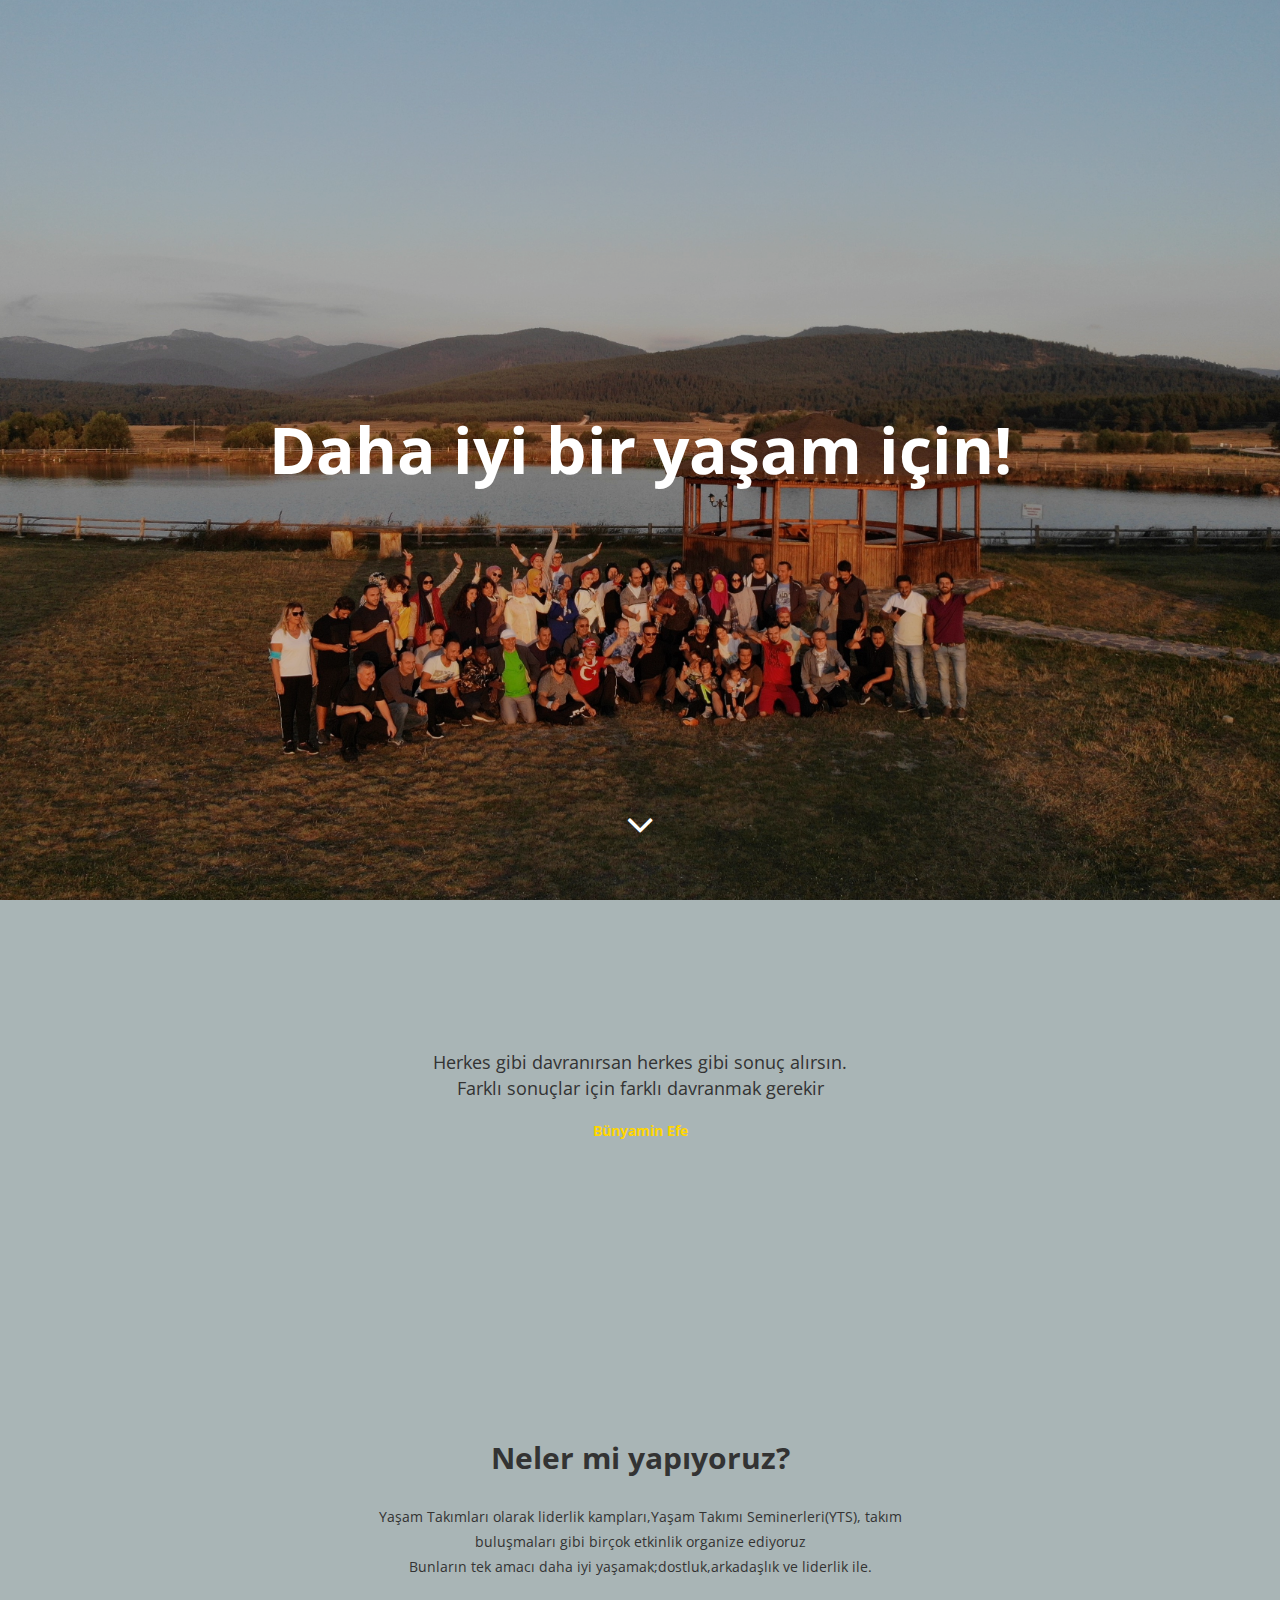
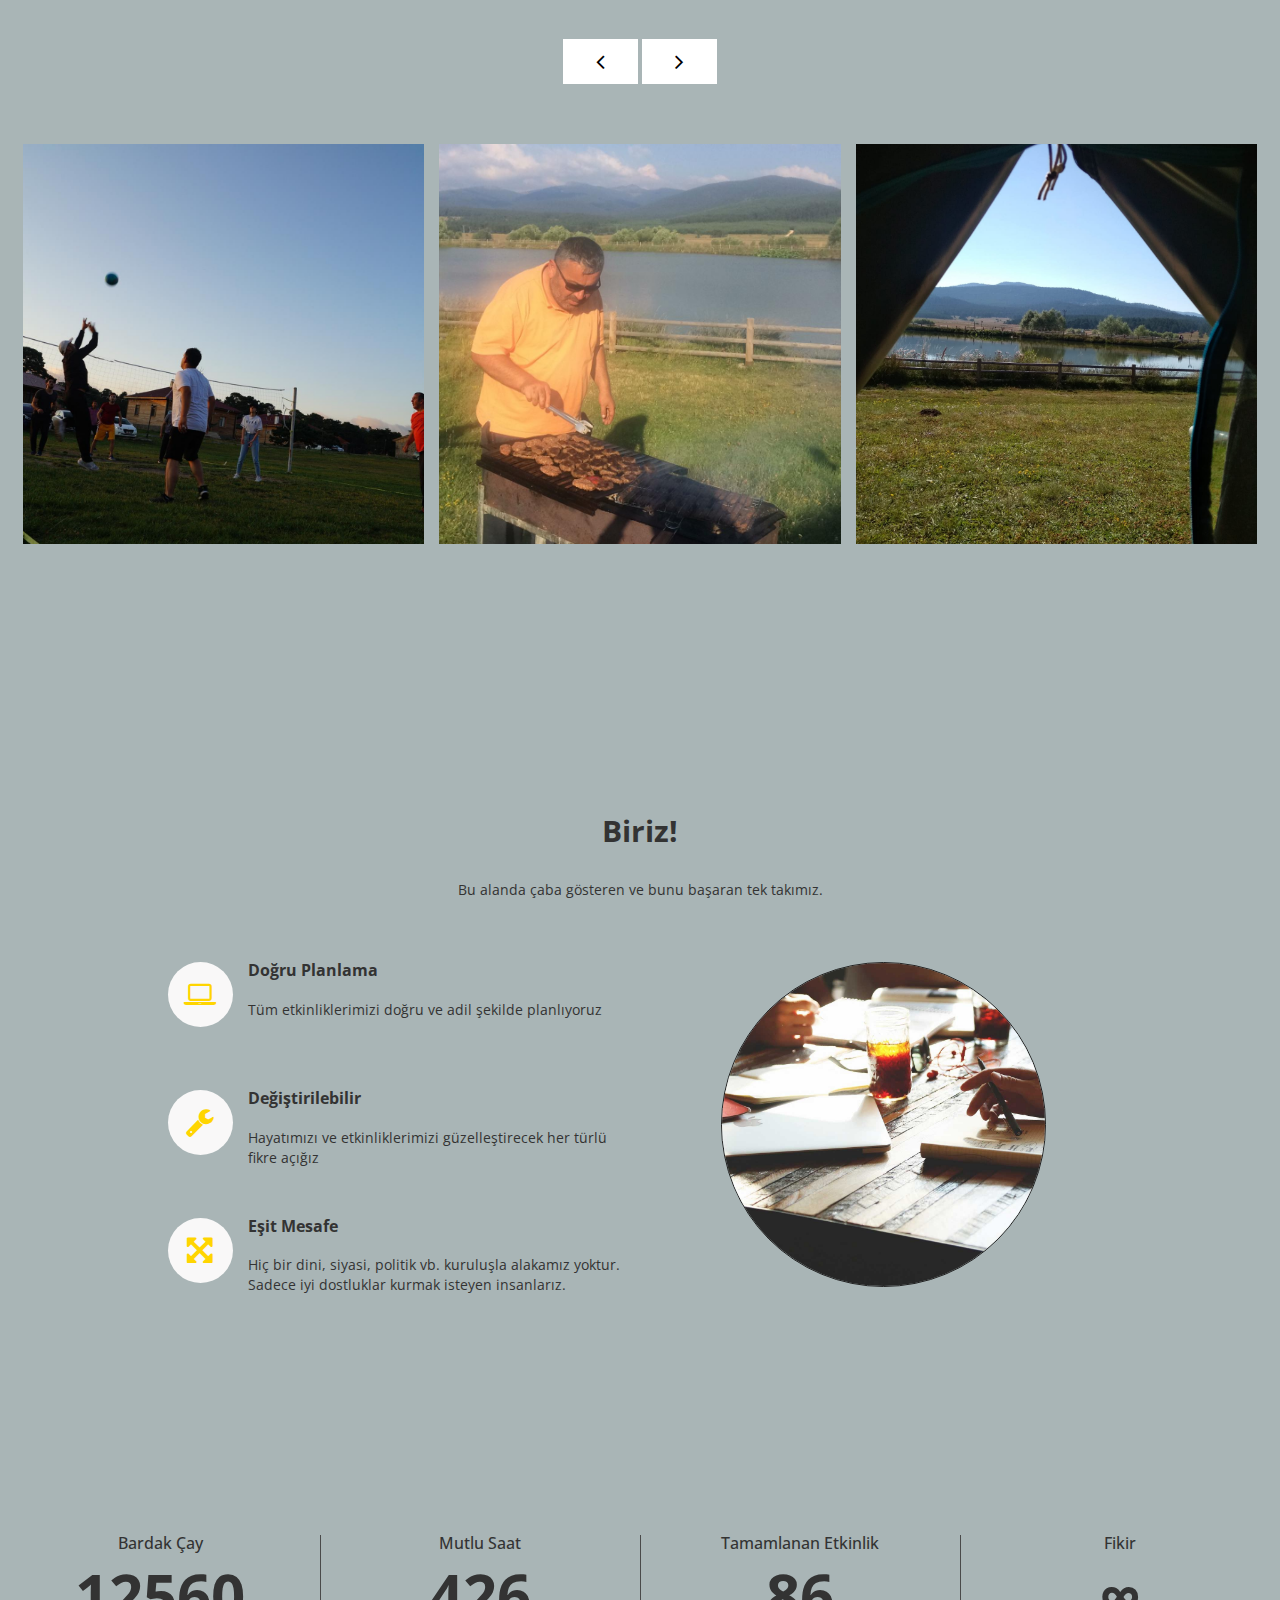
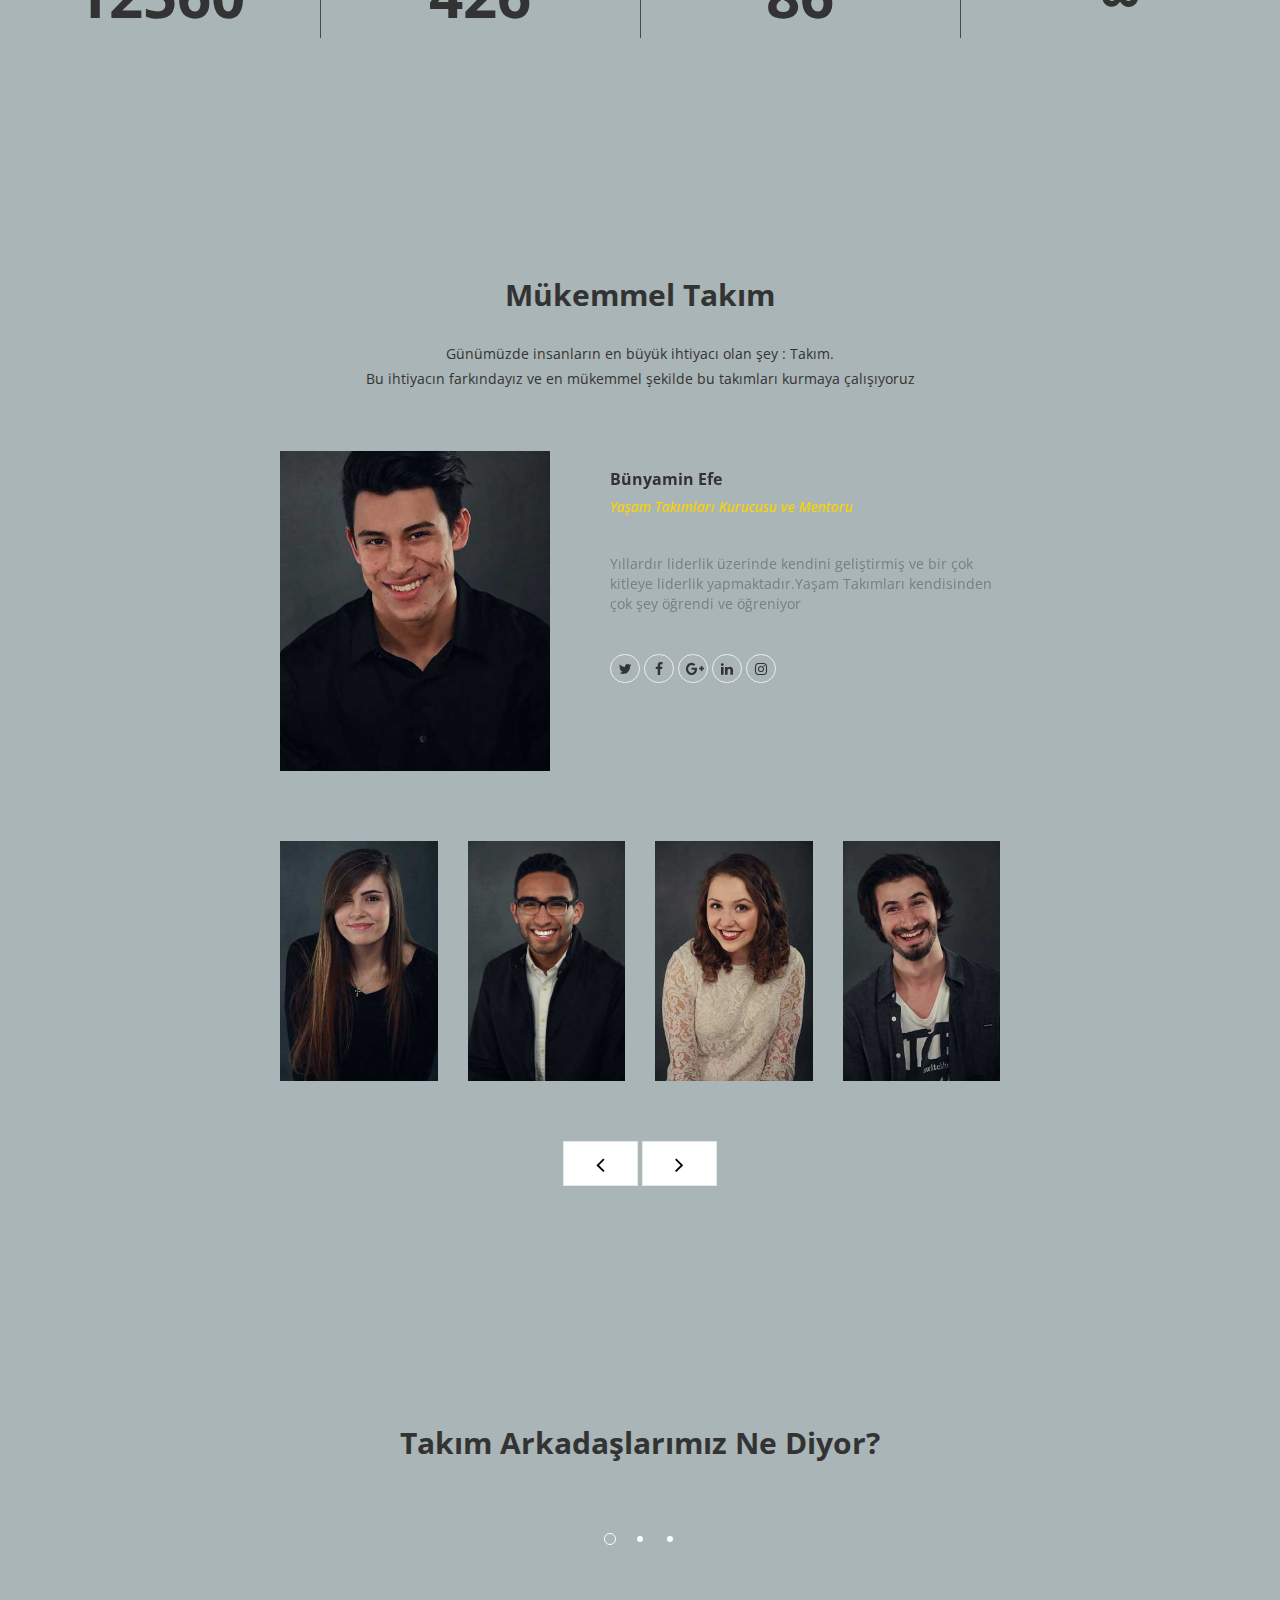
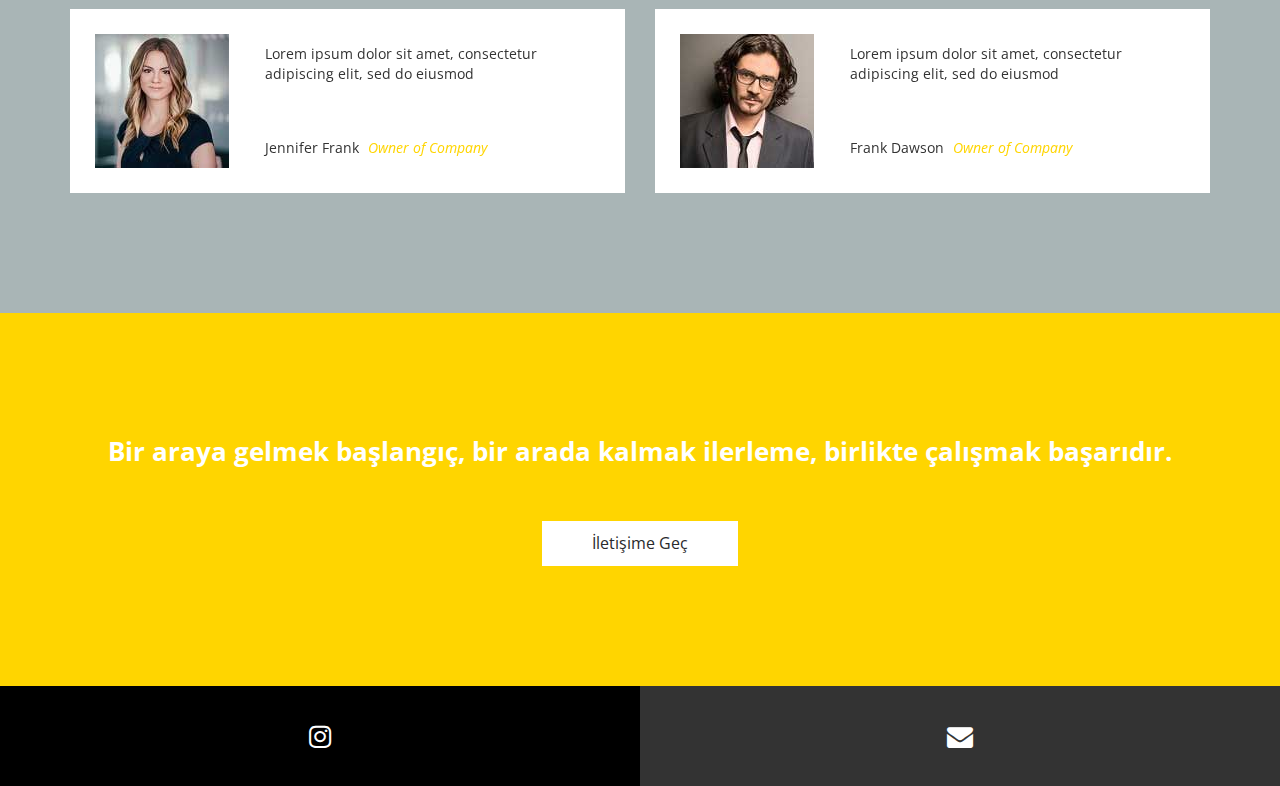
<file: WebApplication2/yasamtakimlari/index.html>
﻿<!DOCTYPE html>
<html lang="en">
<head>

    <!-- Basic Page Needs
    ================================================== -->
    <meta http-equiv="Content-Type" content="text/html; charset=utf-8">
    <meta http-equiv="X-UA-Compatible" content="IE=edge">

    <title>Yaşam Takımları</title>

    <meta name="description" content="Yasam Takimlari Tanitim">
    <meta name="author" content="Alper Acar">
    <meta name="keywords" content="Yasam, takim, liderlik, kamp, dostluk, iş">

    <!-- Mobile Specific Metas
    ================================================== -->
    <meta name="viewport" content="width=device-width, minimum-scale=1.0, maximum-scale=1.0">
    <meta name="apple-mobile-web-app-capable" content="yes">

    <!-- Fonts -->
    <link href='http://fonts.googleapis.com/css?family=Open+Sans:400,300,600,700' rel='stylesheet' type='text/css'>
    <link rel="stylesheet" href="http://cdnjs.cloudflare.com/ajax/libs/font-awesome/4.4.0/css/font-awesome.min.css">

    <!-- Favicon
    ================================================== -->
    <link rel="apple-touch-icon" sizes="180x180" href="assets/img/apple-touch-icon.png">
    <link rel="icon" type="image/png" sizes="16x16" href="assets/img/favicon.png">

    <!-- Stylesheets
    ================================================== -->
    <!-- Bootstrap core CSS -->
    <link href="assets/css/bootstrap.min.css" rel="stylesheet">

    <!-- Custom styles for this template -->
    <link href="assets/css/style.css" rel="stylesheet">
    <link href="assets/css/responsive.css" rel="stylesheet">
    <link href="assets/css/colors.css" rel="stylesheet">

    <!-- HTML5 shim and Respond.js IE8 support of HTML5 elements and media queries -->
    <!--[if lt IE 9]>
    <script src="https://oss.maxcdn.com/libs/html5shiv/3.7.0/html5shiv.js"></script>
    <script src="https://oss.maxcdn.com/libs/respond.js/1.4.2/respond.min.js"></script>
    <![endif]-->

</head>
<body class="mainbckgrnd">

    <div class="hero background-overlay" >
    
        <div class="hero-text">
            <h1>Daha iyi bir yaşam için!</h1>
        </div> <!-- /.hero-text -->
        <div class="hero-arrow">
            <a class="scrollTo" href="#"><i class="fa fa-angle-down" aria-hidden="true"></i></a>
        </div><!-- /.hero-arrow -->

    </div><!-- /.hero -->

    <main id="main" class="site-main">

        <section class="site-section section-quote text-center">

            <div class="container" >

                <p class="quote">Herkes gibi davranırsan herkes gibi sonuç alırsın.<br>Farklı sonuçlar için farklı davranmak gerekir</p>
                <p class="quote-owner yellow-text">Bünyamin Efe</p>
                
            </div>
            
        </section><!-- /.section-quote -->

        <section class="site-section section-works text-center">

            <div class="container" >

                <h2 class="section-title">Neler mi yapıyoruz?</h2>
                <p class="section-text">Yaşam Takımları olarak liderlik kampları,Yaşam Takımı Seminerleri(YTS), takım buluşmaları gibi birçok etkinlik organize ediyoruz<br>Bunların tek amacı daha iyi yaşamak;dostluk,arkadaşlık ve liderlik ile.</p>

                <div class="multi-item-controls">
                    <a class="left btn carousel-control" href="#threeSlidesSlider" data-slide="next"><i class="fa fa-angle-left" aria-hidden="true"></i></a>
                    <a class="right btn carousel-control" href="#threeSlidesSlider" data-slide="prev"><i class="fa fa-angle-right" aria-hidden="true"></i></a>
                </div><!-- /.multi-item-controls -->

            </div>

			<div class="container-fluid" >

				<div class="row">

                    <div class="col-md-12">

                        <div class="carousel three-slides-slider multi-item-carousel slide" id="threeSlidesSlider">
                            <div class="carousel-inner">
                                <div class="item active">
                                    <div class="col-xs-6 col-sm-4">
                                        <img src="assets/img/slider-1.jpeg" alt="" class="img-carousel">
                                    </div>
                                </div><!-- /.item -->
                                <div class="item">
                                    <div class="col-xs-6 col-sm-4">
                                        <img src="assets/img/slider-2.jpeg" alt="" class="img-carousel">
                                    </div>
                                </div><!-- /.item -->
                                <div class="item">
                                    <div class="col-xs-6 col-sm-4">
                                        <img src="assets/img/slider-3.jpeg" alt="" class="img-carousel">
                                    </div>
                                </div><!-- /.item --> <div class="item">
                                    <div class="col-xs-6 col-sm-4">
                                        <img src="assets/img/slider-4.jpeg" alt="" class="img-carousel">
                                    </div>
                                </div><!-- /.item -->
                                <div class="item">
                                    <div class="col-xs-6 col-sm-4">
                                        <img src="assets/img/slider-5.jpeg" alt="" class="img-carousel">
                                    </div>
                                </div><!-- /.item -->
                                <div class="item">
                                    <div class="col-xs-6 col-sm-4">
                                        <img src="assets/img/slider-6.jpeg" alt="" class="img-carousel">
                                    </div>
                                </div><!-- /.item -->
                            </div><!-- /.carousel-inner -->
                        </div><!-- /.multi-item-carousel -->

                    </div>

                </div>

            </div>
            
        </section><!-- /.section-works -->

        <section class="site-section-small section-services">
            <div class="container">

                <div class="text-center">    

                    <h3 class="section-title">Biriz!</h3>
                    <p class="section-text">Bu alanda çaba gösteren ve bunu başaran tek takımız.</p> 

                </div>

                <div class="row">

                    <div class="col-sm-5 col-sm-offset-1 col-xs-6">

                        <div class="service">

                            <div class="service-icon">
                                <i class="fa fa-laptop" aria-hidden="true"></i>
                            </div><!-- /.service-icon -->
                            <div class="service-content">
                                <h4 class="service-title">Doğru Planlama</h4>
                                <p>Tüm etkinliklerimizi doğru ve adil şekilde planlıyoruz<br><br></p>
                            </div><!-- /.service-content -->

                        </div><!-- /.service -->
                        
                        <div class="service">

                            <div class="service-icon">
                                <i class="fa fa-wrench" aria-hidden="true"></i>
                            </div><!-- /.service-icon -->
                            <div class="service-content">
                                <h4 class="service-title">Değiştirilebilir</h4>
                                <p>Hayatımızı ve etkinliklerimizi güzelleştirecek her türlü fikre açığız</p>
                            </div><!-- /.service-content -->

                        </div><!-- /.service -->
                         <div class="service">

                            <div class="service-icon">
                                <i class="fa fa-arrows-alt" aria-hidden="true"></i>
                            </div><!-- /.service-icon -->
                            <div class="service-content">
                                <h4 class="service-title">Eşit Mesafe</h4>
                                <p>Hiç bir dini, siyasi, politik vb. kuruluşla alakamız yoktur. Sadece iyi dostluklar kurmak isteyen insanlarız.</p>
                            </div><!-- /.service-content -->

                        </div><!-- /.service -->
                        
                    </div>

                    <div class="col-sm-5 col-xs-6">

                       
                        
                        <div class="service">

                            
                            <div class="yuvarlak_resim">
                                
                                <img src="assets/img/about-us.jpg" height="325">
                            </div><!-- /.service-content -->

                        </div><!-- /.service -->
                        
                    </div>
                    
                </div>

            </div>
            
        </section><!-- /.section-services -->

        <section class="site-section-small section-counters text-center">

            <div class="container-fluid">
                
                <div class="row">
                
                    <div class="col-sm-3 col-xs-6 counter-line">
                        <h4 class="small-title">Bardak Çay</h4>
                        <p class="counter" data-to="12560" data-speed="5000">12560</p>  
                    </div><!-- /.counter-item -->
                    
                    <div class="col-sm-3 col-xs-6 counter-line">
                        <h4 class="small-title">Mutlu Saat</h4>
                        <p class="counter" data-to="426" data-speed="5000">426</p>             
                    </div><!-- /.counter-item -->

                    <div class="col-sm-3 col-xs-6 counter-line">
                        <h4 class="small-title">Tamamlanan Etkinlik</h4>
                        <p class="counter" data-to="86" data-speed="5000">86</p>
                        
                    </div><!-- /.counter-item -->

                    <div class="col-sm-3 col-xs-6 counter-line">
                        <h4 class="small-title">Fikir</h4>
                        <p class="counter" zero_to="999" data-speed="5000">∞</p>   
                    </div><!-- /.counter-item -->

                </div>

            </div>
            
        </section><!-- /.section-counters -->

        <section class="site-section-small section-team">

            <div class="container">

                <div class="text-center">
                    <h3 class="section-title">Mükemmel Takım</h3>
                    <p class="section-text">Günümüzde insanların en büyük ihtiyacı olan şey : Takım.<br>Bu ihtiyacın farkındayız ve en mükemmel şekilde bu takımları kurmaya çalışıyoruz</p>
                </div>
                                    
                <div class="row">

                    <div class="col-md-8 col-md-offset-2">
                        <div class="carousel carousel-sync one-slide-slider slide" id="oneSlideSlider">
                            <div class="carousel-inner">
                                <div class="item active">
                                    <div class="col-sm-12">
                                        <div class="team-member">
                                            <div class="team-member-img">
                                                <img class="img-carousel" src="assets/img/employee-1.jpg" alt="">
                                            </div><!-- /.team-member-img -->
                                            <div class="team-member-info">
                                                <h4 class="team-member-name">Bünyamin Efe</h4>
                                                <h5 class="team-member-position">Yaşam Takımları Kurucusu ve Mentoru</h5>
                                                <p class="team-member-text">Yıllardır liderlik üzerinde kendini geliştirmiş ve bir çok kitleye liderlik yapmaktadır.Yaşam Takımları kendisinden çok şey öğrendi ve öğreniyor</p>
                                                <div class="social-links">
                                                    <a class="twitter-bg" href="#"><i class="fa fa-twitter"></i></a>
                                                    <a class="facebook-bg" href="#"><i class="fa fa-facebook"></i></a>
                                                    <a class="google-plus-bg" href="#"><i class="fa fa-google-plus"></i></a>
                                                    <a class="linkedin-bg" href="#"><i class="fa fa-linkedin"></i></a>
                                                    <a class="instagram-bg" href="#"><i class="fa fa-instagram"></i></a>
                                                </div><!-- /.social-links -->
                                            </div><!-- /.team-member-info -->
                                        </div><!-- /.team-member -->
                                    </div>
                                </div><!-- /.item -->
                                <div class="item">
                                    <div class="col-sm-12">
                                        <div class="team-member">
                                            <div class="team-member-img">
                                                <img class="img-carousel" src="assets/img/employee-2.jpg" alt="">
                                            </div><!-- /.team-member-img -->
                                            <div class="team-member-info">
                                                <h4 class="team-member-name">Linda Smith</h4>
                                                <h5 class="team-member-position">Human Resources</h5>
                                                <p class="team-member-text">Lorem ipsum dolor sit amet, consectetur adipiscing elit, sed do eiusmod tempor incididunt ut labore et dolore magna aliqua.Lorem ipsum dolor sit amet, consectetur adipiscing elit.</p>
                                                <div class="social-links">
                                                    <a class="twitter-bg" href="#"><i class="fa fa-twitter"></i></a>
                                                    <a class="facebook-bg" href="#"><i class="fa fa-facebook"></i></a>
                                                    <a class="google-plus-bg" href="#"><i class="fa fa-google-plus"></i></a>
                                                    <a class="linkedin-bg" href="#"><i class="fa fa-linkedin"></i></a>
                                                    <a class="instagram-bg" href="#"><i class="fa fa-instagram"></i></a>
                                                </div><!-- /.social-links -->
                                            </div><!-- /.team-member-info -->
                                        </div><!-- /.team-member -->
                                    </div>
                                </div><!-- /.item -->
                                <div class="item">
                                    <div class="col-sm-12">
                                        <div class="team-member">
                                            <div class="team-member-img">
                                                <img class="img-carousel" src="assets/img/employee-3.jpg" alt="">
                                            </div><!-- /.team-member-img -->
                                            <div class="team-member-info">
                                                <h4 class="team-member-name">Matt Ryan</h4>
                                                <h5 class="team-member-position">Coordinator</h5>
                                                <p class="team-member-text">Lorem ipsum dolor sit amet, consectetur adipiscing elit, sed do eiusmod tempor incididunt ut labore et dolore magna aliqua.Lorem ipsum dolor sit amet, consectetur adipiscing elit.</p>
                                                <div class="social-links">
                                                    <a class="twitter-bg" href="#"><i class="fa fa-twitter"></i></a>
                                                    <a class="facebook-bg" href="#"><i class="fa fa-facebook"></i></a>
                                                    <a class="google-plus-bg" href="#"><i class="fa fa-google-plus"></i></a>
                                                    <a class="linkedin-bg" href="#"><i class="fa fa-linkedin"></i></a>
                                                    <a class="instagram-bg" href="#"><i class="fa fa-instagram"></i></a>
                                                </div><!-- /.social-links -->
                                            </div><!-- /.team-member-info -->
                                        </div><!-- /.team-member -->
                                    </div>
                                </div><!-- /.item -->
                                <div class="item">
                                    <div class="col-sm-12">
                                        <div class="team-member">
                                            <div class="team-member-img">
                                                <img class="img-carousel" src="assets/img/employee-4.jpg" alt="">
                                            </div><!-- /.team-member-img -->
                                            <div class="team-member-info">
                                                <h4 class="team-member-name">Cindy Bell</h4>
                                                <h5 class="team-member-position">PR Marketing</h5>
                                                <p class="team-member-text">Lorem ipsum dolor sit amet, consectetur adipiscing elit, sed do eiusmod tempor incididunt ut labore et dolore magna aliqua.Lorem ipsum dolor sit amet, consectetur adipiscing elit.</p>
                                                <div class="social-links">
                                                    <a class="twitter-bg" href="#"><i class="fa fa-twitter"></i></a>
                                                    <a class="facebook-bg" href="#"><i class="fa fa-facebook"></i></a>
                                                    <a class="google-plus-bg" href="#"><i class="fa fa-google-plus"></i></a>
                                                    <a class="linkedin-bg" href="#"><i class="fa fa-linkedin"></i></a>
                                                    <a class="instagram-bg" href="#"><i class="fa fa-instagram"></i></a>
                                                </div><!-- /.social-links -->
                                            </div><!-- /.team-member-info -->
                                        </div><!-- /.team-member -->
                                    </div>
                                </div><!-- /.item -->
                                <div class="item">
                                    <div class="col-sm-12">
                                        <div class="team-member">
                                            <div class="team-member-img">
                                                <img class="img-carousel" src="assets/img/employee-5.jpg" alt="">
                                            </div><!-- /.team-member-img -->
                                            <div class="team-member-info">
                                                <h4 class="team-member-name">Frank Dawson</h4>
                                                <h5 class="team-member-position">COO</h5>
                                                <p class="team-member-text">Lorem ipsum dolor sit amet, consectetur adipiscing elit, sed do eiusmod tempor incididunt ut labore et dolore magna aliqua.Lorem ipsum dolor sit amet, consectetur adipiscing elit.</p>
                                                <div class="social-links">
                                                    <a class="twitter-bg" href="#"><i class="fa fa-twitter"></i></a>
                                                    <a class="facebook-bg" href="#"><i class="fa fa-facebook"></i></a>
                                                    <a class="google-plus-bg" href="#"><i class="fa fa-google-plus"></i></a>
                                                    <a class="linkedin-bg" href="#"><i class="fa fa-linkedin"></i></a>
                                                    <a class="instagram-bg" href="#"><i class="fa fa-instagram"></i></a>
                                                </div><!-- /.social-links -->
                                            </div><!-- /.team-member-info -->
                                        </div><!-- /.team-member -->
                                    </div>
                                </div><!-- /.item -->
                            </div><!-- /.carousel-inner -->
                        </div><!-- /.carousel -->
                    </div>

                    <div class="col-md-8 col-md-offset-2 hidden-xs">
                        <div class="carousel carousel-sync four-slides-slider multi-item-carousel slide" data-interval="false" id="fourSlidesSlider">
                            <div class="carousel-inner">
                                <div class="item active">
                                    <div class="col-sm-4 col-md-3">
                                      <img src="assets/img/employee-2.jpg" alt="" class="img-carousel">
                                    </div>
                                </div><!-- /.item -->
                                <div class="item">
                                    <div class="col-sm-4 col-md-3">
                                      <img src="assets/img/employee-3.jpg" alt="" class="img-carousel">
                                    </div>
                                </div><!-- /.item -->
                                <div class="item">
                                    <div class="col-sm-4 col-md-3">
                                      <img src="assets/img/employee-4.jpg" alt="" class="img-carousel">
                                    </div>
                                </div><!-- /.item -->
                                <div class="item">
                                    <div class="col-sm-4 col-md-3">
                                      <img src="assets/img/employee-5.jpg" alt="" class="img-carousel">
                                    </div>
                                </div><!-- /.item -->
                                <div class="item">
                                    <div class="col-sm-4 col-md-3">
                                      <img src="assets/img/employee-1.jpg" alt="" class="img-carousel">
                                    </div>
                                </div><!-- /.item -->
                            </div><!-- /.carousel-inner -->
                        </div><!-- /.multi-item-carousel -->
                    </div>

                    <div class="col-md-12">

                        <div class="multi-item-controls text-center">
                            <a href="#fourSlidesSlider" class="left btn btn-gray-border carousel-control" data-slide="prev"><i class="fa fa-angle-left" aria-hidden="true"></i>
                            </a>
                            <a href="#fourSlidesSlider" class="right btn btn-gray-border carousel-control" data-slide="next"><i class="fa fa-angle-right" aria-hidden="true"></i>
                            </a>
                        </div><!-- /.multi-item-controls -->

                    </div>

                </div>

            </div>
            
        </section><!-- /.section-team -->

        <section class="site-section-small section-clients" >

            <div class="container">

                <h3 class="section-title text-center mb-120">Takım Arkadaşlarımız Ne Diyor?</h3>

                <div class="row">

                    <div class="testimonials">

                        <div class="col-md-6"> 

                            <div class="testimonial">
                                <div class="testimonial-content testimonial-1">
                                    <p class="testimonial-text">Lorem ipsum dolor sit amet, consectetur adipiscing elit, sed do eiusmod</p> 
                                    <div class="testimonial-owner">
                                        <p>Jennifer Frank</p>
                                        <p class="yellow-text italic-text">Owner of Company</p>
                                    </div><!-- /.testimonial-owner -->
                                </div><!-- /.testimonial-content -->
                            </div><!-- /.testimonial -->

                        </div>

                        <div class="col-md-6"> 

                            <div class="testimonial">
                                <div class="testimonial-content testimonial-2">
                                    <p class="testimonial-text">Lorem ipsum dolor sit amet, consectetur adipiscing elit, sed do eiusmod</p> 
                                    <div class="testimonial-owner">
                                        <p>Frank Dawson</p>
                                        <p class="yellow-text italic-text">Owner of Company</p>
                                    </div><!-- /.testimonial-owner -->                                   
                                </div><!-- /.testimonial-content -->
                            </div><!-- /.testimonial -->

                        </div>

                        <div class="col-md-6"> 

                            <div class="testimonial">
                                <div class="testimonial-content testimonial-1">
                                    <p class="testimonial-text">Lorem ipsum dolor sit amet, consectetur adipiscing elit, sed do eiusmod</p> 
                                    <div class="testimonial-owner">
                                        <p>Linda Smith</p>
                                        <p class="yellow-text italic-text">Owner of Company</p>
                                    </div><!-- /.testimonial-owner -->
                                </div><!-- /.testimonial-content -->
                            </div><!-- /.testimonial -->

                        </div>

                        <div class="col-md-6"> 

                            <div class="testimonial">
                                <div class="testimonial-content testimonial-2">
                                    <p class="testimonial-text">Lorem ipsum dolor sit amet, consectetur adipiscing elit, sed do eiusmod</p> 
                                    <div class="testimonial-owner">
                                        <p>John Dawson</p>
                                        <p class="yellow-text italic-text">Owner of Company</p>
                                    </div><!-- /.testimonial-owner -->
                                </div><!-- /.testimonial-content -->
                            </div><!-- /.testimonial -->

                        </div>

                        <div class="col-md-6"> 

                            <div class="testimonial">
                                <div class="testimonial-content testimonial-1">
                                    <p class="testimonial-text">Lorem ipsum dolor sit amet, consectetur adipiscing elit, sed do eiusmod</p> 
                                    <div class="testimonial-owner">
                                        <p>Jane Smith</p>
                                        <p class="yellow-text italic-text">Owner of Company</p>
                                    </div><!-- /.testimonial-owner -->                                  
                                </div><!-- /.testimonial-content -->
                            </div><!-- /.testimonial -->

                        </div>

                        <div class="col-md-6"> 

                            <div class="testimonial">
                                <div class="testimonial-content testimonial-2">
                                    <p class="testimonial-text">Lorem ipsum dolor sit amet, consectetur adipiscing elit, sed do eiusmod</p> 
                                    <div class="testimonial-owner">
                                        <p>Matt Ryan</p>
                                        <p class="yellow-text italic-text">Owner of Company</p>
                                    </div><!-- /.testimonial-owner -->                        
                                </div><!-- /.testimonial-content -->
                            </div><!-- /.testimonial -->

                        </div>

                    </div><!-- /.testimonials -->

                </div>

            </div>
            
        </section><!-- /.section-clients -->

        <section class="site-section-small section-work-with-us yellow-bg text-center">

            <div class="container">

                <p class="section-title-small white-text mb-50">Bir araya gelmek başlangıç, bir arada kalmak ilerleme, birlikte çalışmak başarıdır.</p>
                <a class="btn" href="contact.html">İletişime Geç</a>

            </div>
            
        </section><!-- /.section-work-with-us -->

        <section class="social-networks">

            <div class="container-fluid">

                <div class="row">

                    <a class="white-text black-bg instagram-bg" href="https://instagram.com/yasamtakimlari?igshid=11o4wtxb7r0ot"><i class="fa fa-instagram" aria-hidden="true"></i></a>
                    <a class="white-text gray-bg message-bg" href="#"><i class="fa fa-envelope" aria-hidden="true"></i></a>
                </div>
                
            </div>
            
        </section><!-- /.social-networks -->

    </main><!-- /.site-main -->

    <!-- Bootstrap core JavaScript
    ================================================== -->
    <!-- Placed at the end of the document so the pages load faster -->
    <script src="https://ajax.googleapis.com/ajax/libs/jquery/3.1.1/jquery.min.js"></script> 
    <script src="assets/js/bootstrap.min.js"></script>
    <script src="assets/js/jquery.slicknav.min.js"></script>
    <script src="assets/js/slick.min.js"></script>
    <script src="assets/js/touchswipe.min.js"></script>
    <script src="assets/js/skrollr.min.js"></script>
    <script src="assets/js/jquery.countTo.min.js"></script>
    <script src="assets/js/script.js"></script>

</body>
</html>
</file>
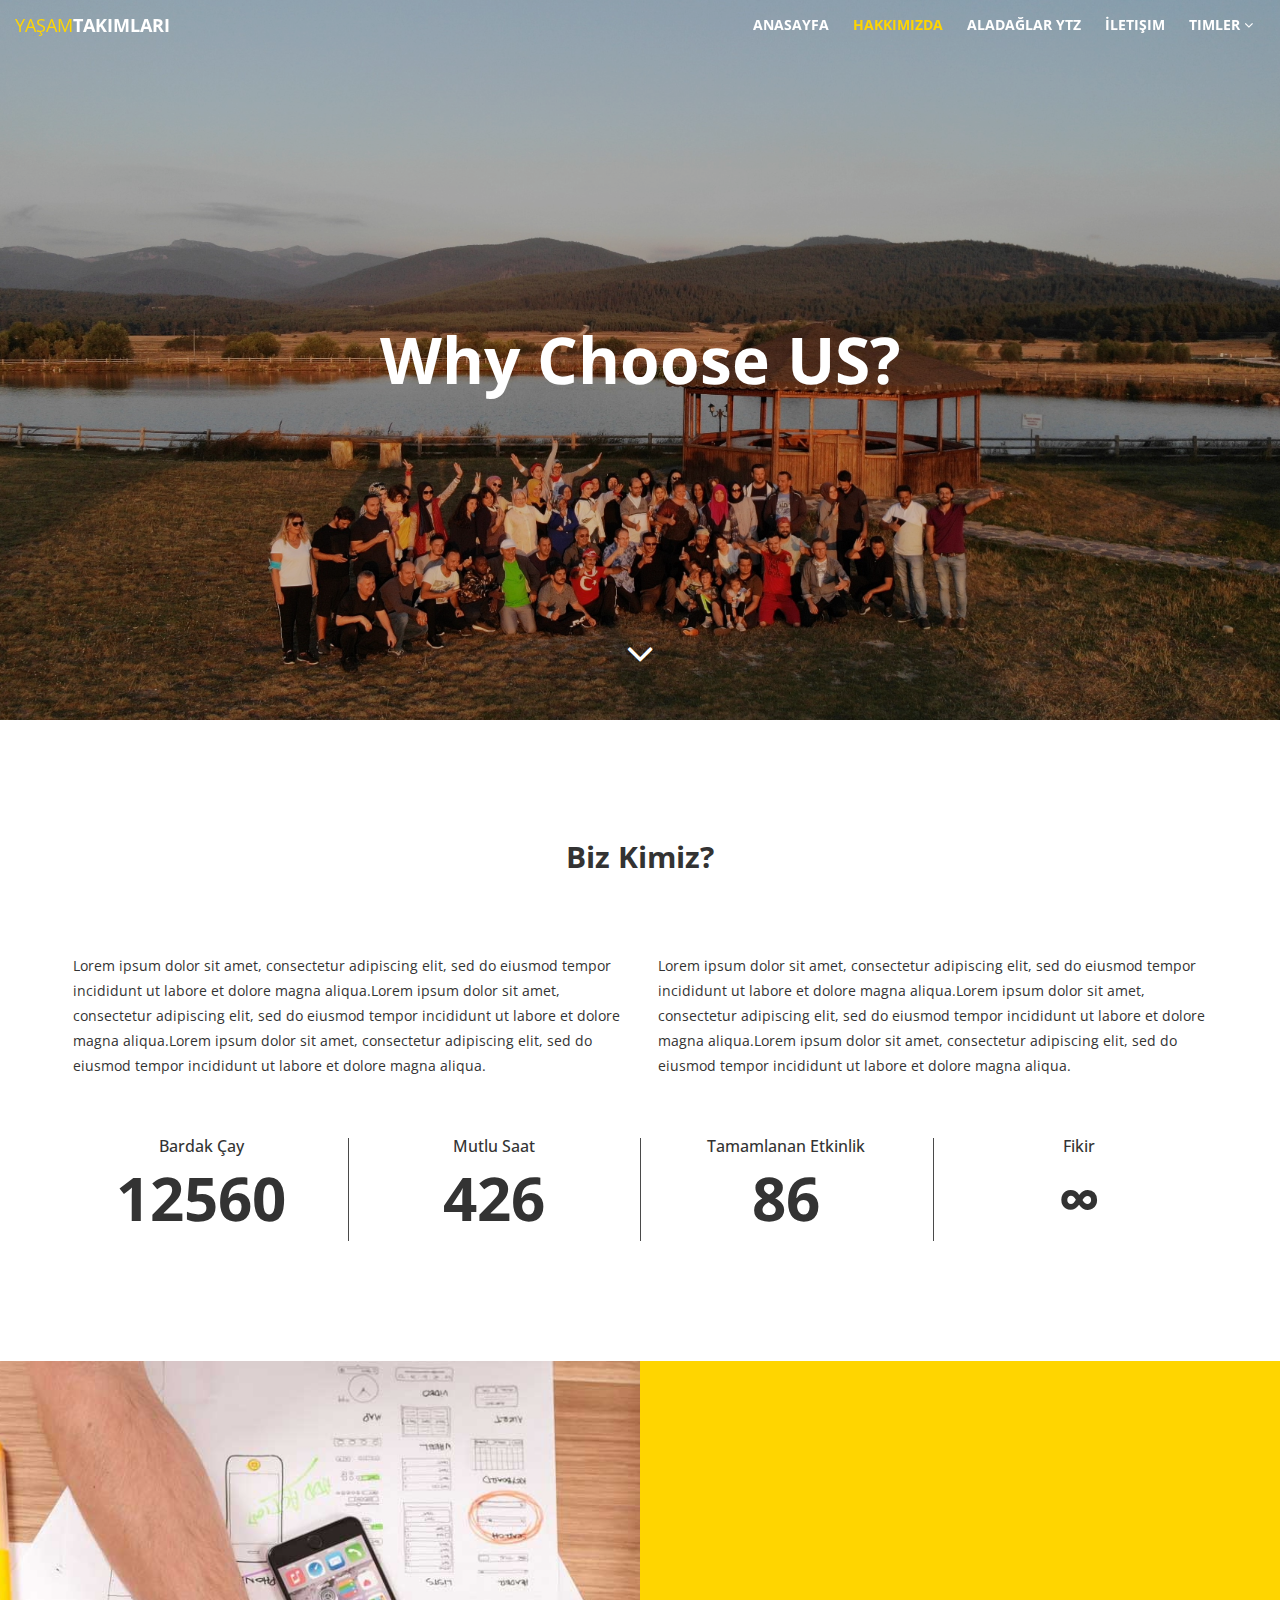
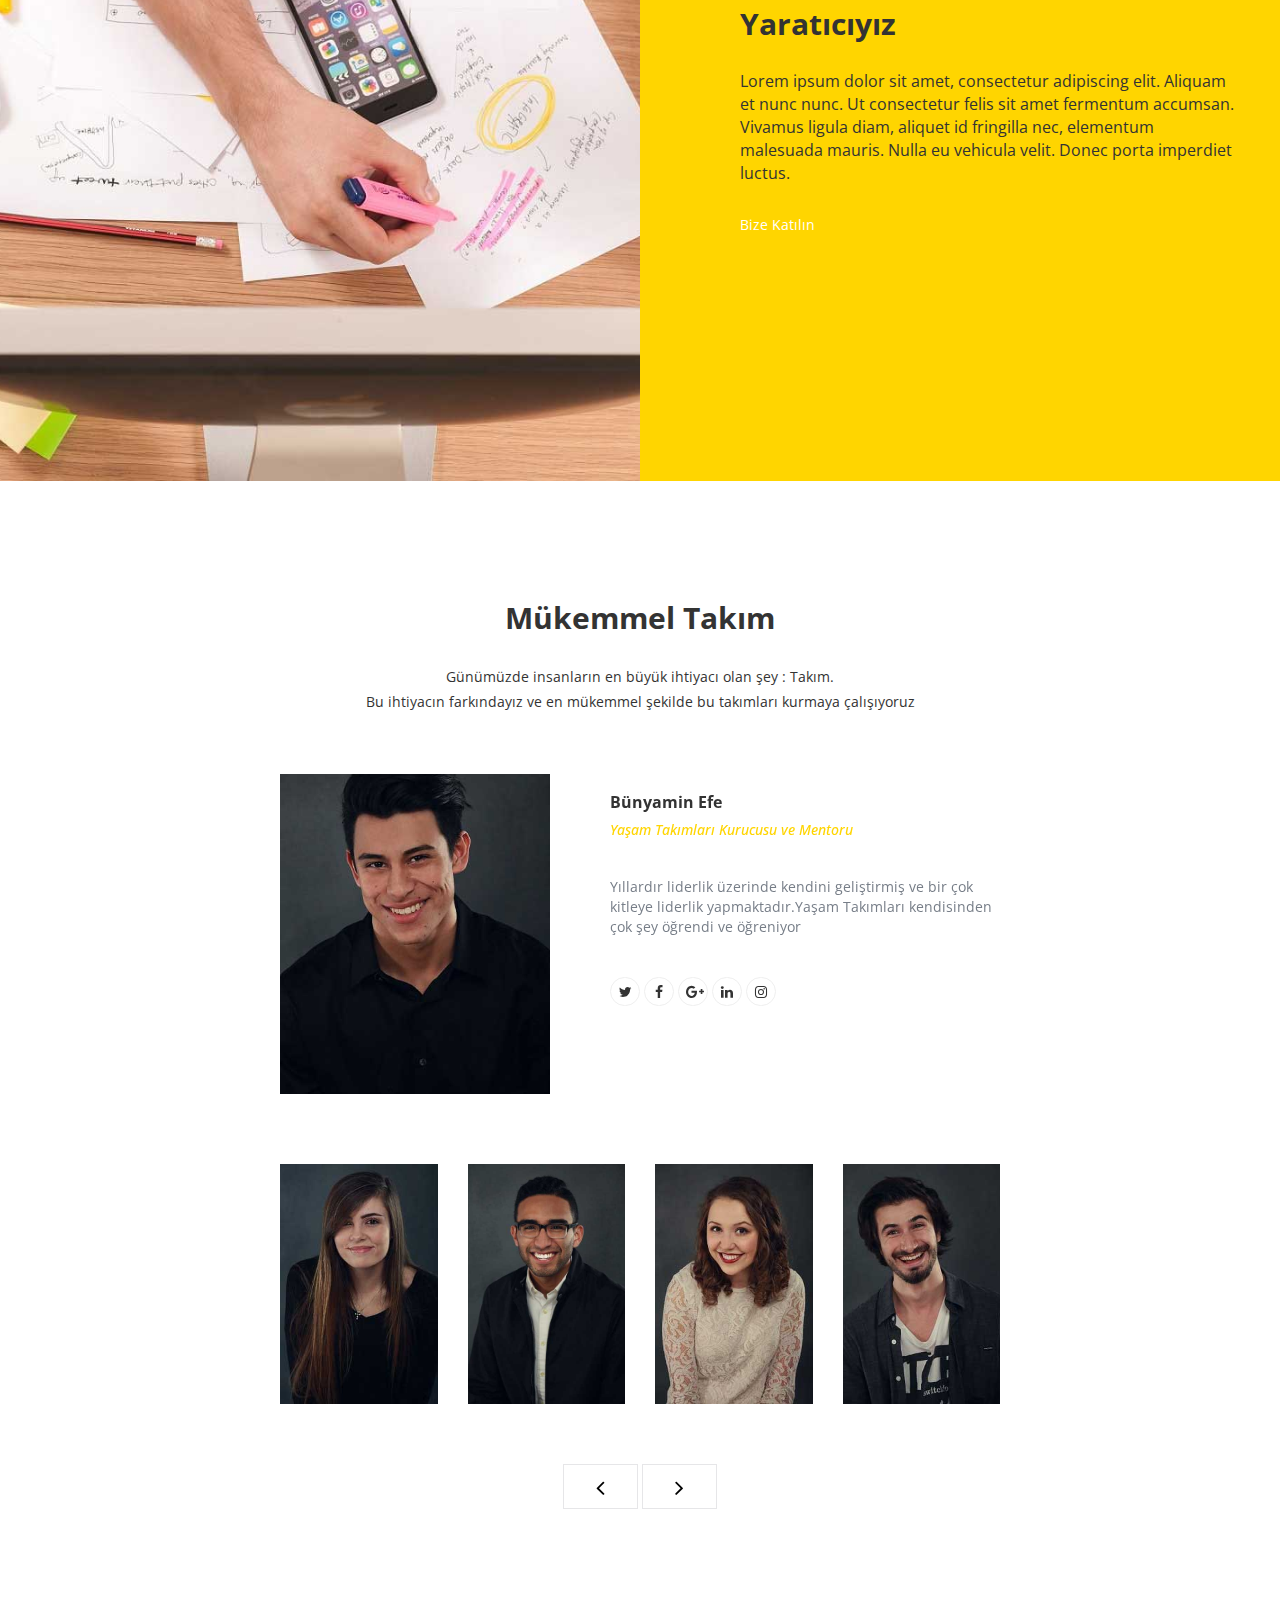
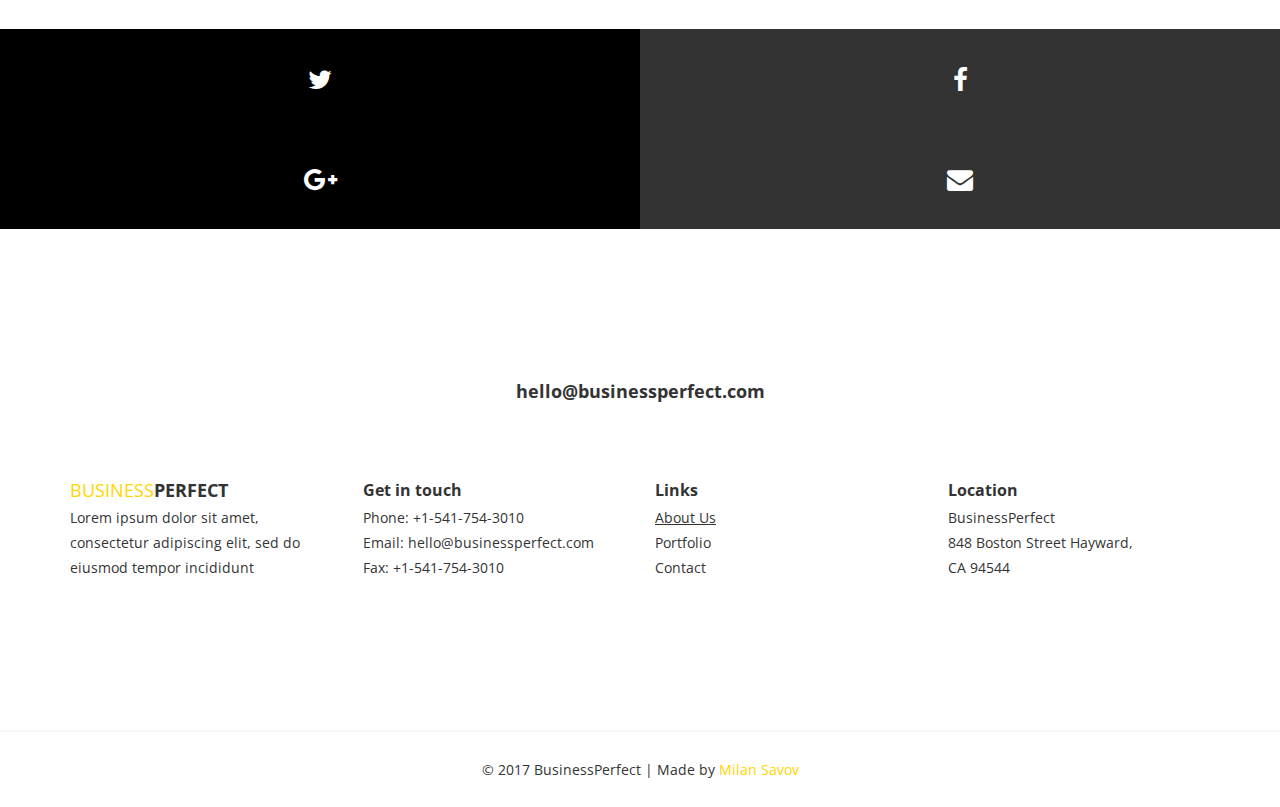
<file: WebApplication2/yasamtakimlari/about-us.html>
<!DOCTYPE html>
<html lang="en">
<head>

    <!-- Basic Page Needs
    ================================================== -->
    <meta http-equiv="Content-Type" content="text/html; charset=utf-8">
    <meta http-equiv="X-UA-Compatible" content="IE=edge">

    <title>Hakkımızda | Yaşam Takımları</title>

    <meta name="description" content="BusinessPerfect - Freebie HTML/CSS template based on Bootstrap">
    <meta name="author" content="Milan Savov">
    <meta name="keywords" content="html, css, twitter bootstrap, javascript, jquery, responsive">

    <!-- Mobile Specific Metas
    ================================================== -->
    <meta name="viewport" content="width=device-width, minimum-scale=1.0, maximum-scale=1.0">
    <meta name="apple-mobile-web-app-capable" content="yes">

    <!-- Fonts -->
    <link href='http://fonts.googleapis.com/css?family=Open+Sans:400,300,600,700' rel='stylesheet' type='text/css'>
    <link rel="stylesheet" href="http://cdnjs.cloudflare.com/ajax/libs/font-awesome/4.4.0/css/font-awesome.min.css">

    <!-- Favicon
    ================================================== -->
    <link rel="apple-touch-icon" sizes="180x180" href="assets/img/apple-touch-icon.png">
    <link rel="icon" type="image/png" sizes="16x16" href="assets/img/favicon.png">

    <!-- Stylesheets
    ================================================== -->
    <!-- Bootstrap core CSS -->
    <link href="assets/css/bootstrap.min.css" rel="stylesheet">    

    <!-- Custom styles for this template -->
    <link href="assets/css/style.css" rel="stylesheet">
    <link href="assets/css/responsive.css" rel="stylesheet">
    <link href="assets/css/colors.css" rel="stylesheet">

    <!-- HTML5 shim and Respond.js IE8 support of HTML5 elements and media queries -->
    <!--[if lt IE 9]>
    <script src="https://oss.maxcdn.com/libs/html5shiv/3.7.0/html5shiv.js"></script>
    <script src="https://oss.maxcdn.com/libs/respond.js/1.4.2/respond.min.js"></script>
    <![endif]-->

</head>
<body>

    <header id="masthead" class="site-header" data-anchor-target=".hero" data-top="background: rgba(59,58,54,0); border-bottom-color: rgba(226,226,226,0);" data-top-bottom="background: rgba(59,58,54,1); border-bottom-color: rgba(226,226,226,1);">

        <nav id="primary-navigation" class="site-navigation">

            <div class="container-fluid">

                <div class="navbar-header">
                    
                    <a href="index.html" class="site-title yellow-text">Yaşam<span class="white-text">Takımları</span></a>

                </div><!-- /.navbar-header -->

                <div class="main-menu" id="perfect-navbar-collapse">

                    <ul class="nav navbar-nav navbar-right">

                        <li ><a href="index.html">Anasayfa</a></li>
                        <li class="active"><a href="about-us.html" >Hakkımızda</a></li>
                        <li><a href="about-us.html">Aladağlar YTZ</a></li>
                        <li><a href="contact.html">İletişim</a></li>
                        <li class="dropdown">
                            <a href="blog.html" class="dropdown-toggle" data-toggle="dropdown" aria-expanded="false">Timler <i class="fa fa-angle-down hidden-xs" aria-hidden="true"></i></a>
                            <ul class="dropdown-menu">
                                <li><a href="blog-post.html">Duman</a></li>
                            </ul><!-- /.dropdown-menu -->
                        </li><!-- /.dropdown -->
                        
                    </ul><!-- /.navbar-nav -->

                </div><!-- /.navbar-collapse -->
                
            </div>
                      
        </nav><!-- /.site-navigation -->
        
    </header><!-- /#masthead -->

    <div class="hero hero-max-720 hero-about-us background-overlay">

        <div class="hero-text">
            <h1 class="white-text">Why Choose US?</h1>
        </div> <!-- /.hero-text -->
        <div class="hero-arrow">
             <a class="scrollTo" href="#"><i class="fa fa-angle-down" aria-hidden="true"></i></a>
        </div><!-- /.hero-arrow -->

    </div><!-- /.hero -->

    <main id="main" class="site-main">

        <section class="site-section-small section-who-we-are">

            <div class="container">

                <h2 class="section-title text-center pb-80">Biz Kimiz?</h2>

                <div class="row">

                    <div class="col-sm-6">
                        <p class="section-text">Lorem ipsum dolor sit amet, consectetur adipiscing elit, sed do eiusmod tempor incididunt ut labore et dolore magna aliqua.Lorem ipsum dolor sit amet, consectetur adipiscing elit, sed do eiusmod tempor incididunt ut labore et dolore magna aliqua.Lorem ipsum dolor sit amet, consectetur adipiscing elit, sed do eiusmod tempor incididunt ut labore et dolore magna aliqua.</p> 
                    </div>

                    <div class="col-sm-6">
                        <p class="section-text">Lorem ipsum dolor sit amet, consectetur adipiscing elit, sed do eiusmod tempor incididunt ut labore et dolore magna aliqua.Lorem ipsum dolor sit amet, consectetur adipiscing elit, sed do eiusmod tempor incididunt ut labore et dolore magna aliqua.Lorem ipsum dolor sit amet, consectetur adipiscing elit, sed do eiusmod tempor incididunt ut labore et dolore magna aliqua.</p> 
                    </div>

                </div>

                <div class="text-center">

                     <div class="row">
                
                    <div class="col-sm-3 col-xs-6 counter-line">
                        <h4 class="small-title">Bardak Çay</h4>
                        <p class="counter" data-to="12560" data-speed="5000">12560</p>  
                    </div><!-- /.counter-item -->
                    
                    <div class="col-sm-3 col-xs-6 counter-line">
                        <h4 class="small-title">Mutlu Saat</h4>
                        <p class="counter" data-to="426" data-speed="5000">426</p>             
                    </div><!-- /.counter-item -->

                    <div class="col-sm-3 col-xs-6 counter-line">
                        <h4 class="small-title">Tamamlanan Etkinlik</h4>
                        <p class="counter" data-to="86" data-speed="5000">86</p>
                        
                    </div><!-- /.counter-item -->

                    <div class="col-sm-3 col-xs-6 counter-line">
                        <h4 class="small-title">Fikir</h4>
                        <p class="counter" zero_to="999" data-speed="5000">∞</p>   
                    </div><!-- /.counter-item -->

                </div>

            </div>
            
        </section><!-- /.section-who-we-are -->

        <section class="section-we-are-creative">

            <div class="container-fluid">

                <div class="row">

                    <div class="col-sm-6 hidden-xs">
                        <img class="img-carousel" src="assets/img/we-are-creative.jpg" alt="We are creative">
                    </div>
                    
                    <div class="col-sm-6 project yellow-bg">

                        <div class="project-content">

                            <h3 class="section-title">Yaratıcıyız</h3>
                            <p class="small-title mb-30">Lorem ipsum dolor sit amet, consectetur adipiscing elit. Aliquam et nunc nunc. Ut consectetur felis sit amet fermentum accumsan. Vivamus ligula diam, aliquet id fringilla nec, elementum malesuada mauris. Nulla eu vehicula velit. Donec porta imperdiet luctus.</p> 
                            <a href="#" class="white-text">Bize Katılın</a>
                            
                        </div> <!-- /.project-content-->  

                    </div>
                
                </div>

            </div>
            
        </section><!-- /.section-we-are-creative -->

        <section class="site-section-small section-team">

            <div class="container">

                <div class="text-center">

                    <h3 class="section-title">Mükemmel Takım</h3>
                    <p class="section-text">Günümüzde insanların en büyük ihtiyacı olan şey : Takım.<br>Bu ihtiyacın farkındayız ve en mükemmel şekilde bu takımları kurmaya çalışıyoruz</p>

                </div>
                                    
                <div class="row">

                    <div class="col-md-8 col-md-offset-2">
                        <div class="carousel carousel-sync one-slide-slider slide" id="oneSlideSlider">
                            <div class="carousel-inner">
                                    <div class="item active">
                                        <div class="col-sm-12">
                                            <div class="team-member">
                                                <div class="team-member-img">
                                                    <img class="img-carousel" src="assets/img/employee-1.jpg" alt="">
                                                </div><!-- /.team-member-img -->
                                                <div class="team-member-info">
                                                     <h4 class="team-member-name">Bünyamin Efe</h4>
                                                <h5 class="team-member-position">Yaşam Takımları Kurucusu ve Mentoru</h5>
                                                <p class="team-member-text">Yıllardır liderlik üzerinde kendini geliştirmiş ve bir çok kitleye liderlik yapmaktadır.Yaşam Takımları kendisinden çok şey öğrendi ve öğreniyor</p>
                                                    <div class="social-links">
                                                        <a class="twitter-bg" href="#"><i class="fa fa-twitter"></i></a>
                                                        <a class="facebook-bg" href="#"><i class="fa fa-facebook"></i></a>
                                                        <a class="google-plus-bg" href="#"><i class="fa fa-google-plus"></i></a>
                                                        <a class="linkedin-bg" href="#"><i class="fa fa-linkedin"></i></a>
                                                        <a class="instagram-bg" href="#"><i class="fa fa-instagram"></i></a>
                                                    </div><!-- /.social-links -->
                                                </div><!-- /.team-member-info -->
                                            </div><!-- /.team-member -->
                                        </div>
                                    </div><!-- /.item -->
                                    <div class="item">
                                        <div class="col-sm-12">
                                            <div class="team-member">
                                                <div class="team-member-img">
                                                    <img class="img-carousel" src="assets/img/employee-2.jpg" alt="">
                                                </div><!-- /.team-member-img -->
                                                <div class="team-member-info">
                                                    <h4 class="team-member-name">Linda Smith</h4>
                                                    <h5 class="team-member-position">Human Resources</h5>
                                                    <p class="team-member-text">Lorem ipsum dolor sit amet, consectetur adipiscing elit, sed do eiusmod tempor incididunt ut labore et dolore magna aliqua.Lorem ipsum dolor sit amet, consectetur adipiscing elit.</p>
                                                    <div class="social-links">
                                                        <a class="twitter-bg" href="#"><i class="fa fa-twitter"></i></a>
                                                        <a class="facebook-bg" href="#"><i class="fa fa-facebook"></i></a>
                                                        <a class="google-plus-bg" href="#"><i class="fa fa-google-plus"></i></a>
                                                        <a class="linkedin-bg" href="#"><i class="fa fa-linkedin"></i></a>
                                                        <a class="instagram-bg" href="#"><i class="fa fa-instagram"></i></a>
                                                    </div><!-- /.social-links -->
                                                </div><!-- /.team-member-info -->
                                            </div><!-- /.team-member -->
                                        </div>
                                    </div><!-- /.item -->
                                    <div class="item">
                                        <div class="col-sm-12">
                                            <div class="team-member">
                                                <div class="team-member-img">
                                                    <img class="img-carousel" src="assets/img/employee-3.jpg" alt="">
                                                </div><!-- /.team-member-img -->
                                                <div class="team-member-info">
                                                    <h4 class="team-member-name">Matt Ryan</h4>
                                                    <h5 class="team-member-position">Coordinator</h5>
                                                    <p class="team-member-text">Lorem ipsum dolor sit amet, consectetur adipiscing elit, sed do eiusmod tempor incididunt ut labore et dolore magna aliqua.Lorem ipsum dolor sit amet, consectetur adipiscing elit.</p>
                                                    <div class="social-links">
                                                        <a class="twitter-bg" href="#"><i class="fa fa-twitter"></i></a>
                                                        <a class="facebook-bg" href="#"><i class="fa fa-facebook"></i></a>
                                                        <a class="google-plus-bg" href="#"><i class="fa fa-google-plus"></i></a>
                                                        <a class="linkedin-bg" href="#"><i class="fa fa-linkedin"></i></a>
                                                        <a class="instagram-bg" href="#"><i class="fa fa-instagram"></i></a>
                                                    </div><!-- /.social-links -->
                                                </div><!-- /.team-member-info -->
                                            </div><!-- /.team-member -->
                                        </div>
                                    </div><!-- /.item -->
                                    <div class="item">
                                        <div class="col-sm-12">
                                            <div class="team-member">
                                                <div class="team-member-img">
                                                    <img class="img-carousel" src="assets/img/employee-4.jpg" alt="">
                                                </div><!-- /.team-member-img -->
                                                <div class="team-member-info">
                                                    <h4 class="team-member-name">Cindy Bell</h4>
                                                    <h5 class="team-member-position">PR Marketing</h5>
                                                    <p class="team-member-text">Lorem ipsum dolor sit amet, consectetur adipiscing elit, sed do eiusmod tempor incididunt ut labore et dolore magna aliqua.Lorem ipsum dolor sit amet, consectetur adipiscing elit.</p>
                                                    <div class="social-links">
                                                        <a class="twitter-bg" href="#"><i class="fa fa-twitter"></i></a>
                                                        <a class="facebook-bg" href="#"><i class="fa fa-facebook"></i></a>
                                                        <a class="google-plus-bg" href="#"><i class="fa fa-google-plus"></i></a>
                                                        <a class="linkedin-bg" href="#"><i class="fa fa-linkedin"></i></a>
                                                        <a class="instagram-bg" href="#"><i class="fa fa-instagram"></i></a>
                                                    </div><!-- /.social-links -->
                                                </div><!-- /.team-member-info -->
                                            </div><!-- /.team-member -->
                                        </div>
                                    </div><!-- /.item -->
                                    <div class="item">
                                        <div class="col-sm-12">
                                            <div class="team-member">
                                                <div class="team-member-img">
                                                    <img class="img-carousel" src="assets/img/employee-5.jpg" alt="">
                                                </div><!-- /.team-member-img -->
                                                <div class="team-member-info">
                                                    <h4 class="team-member-name">Frank Dawson</h4>
                                                    <h5 class="team-member-position">COO</h5>
                                                    <p class="team-member-text">Lorem ipsum dolor sit amet, consectetur adipiscing elit, sed do eiusmod tempor incididunt ut labore et dolore magna aliqua.Lorem ipsum dolor sit amet, consectetur adipiscing elit.</p>
                                                    <div class="social-links">
                                                        <a class="twitter-bg" href="#"><i class="fa fa-twitter"></i></a>
                                                        <a class="facebook-bg" href="#"><i class="fa fa-facebook"></i></a>
                                                        <a class="google-plus-bg" href="#"><i class="fa fa-google-plus"></i></a>
                                                        <a class="linkedin-bg" href="#"><i class="fa fa-linkedin"></i></a>
                                                        <a class="instagram-bg" href="#"><i class="fa fa-instagram"></i></a>
                                                    </div><!-- /.social-links -->
                                                </div><!-- /.team-member-info -->
                                            </div><!-- /.team-member -->
                                        </div>
                                    </div><!-- /.item -->
                            </div><!-- /.carousel-inner -->
                        </div><!-- /.carousel -->
                    </div>

                    <div class="col-md-8 col-md-offset-2 hidden-xs">
                        <div class="carousel carousel-sync four-slides-slider multi-item-carousel slide" data-interval="false" id="fourSlidesSlider">
                            <div class="carousel-inner">
                                <div class="item active">
                                    <div class="col-sm-4 col-md-3">
                                      <img src="assets/img/employee-2.jpg" alt="" class="img-carousel">
                                    </div>
                                </div><!-- /.item -->
                                <div class="item">
                                    <div class="col-sm-4 col-md-3">
                                      <img src="assets/img/employee-3.jpg" alt="" class="img-carousel">
                                    </div>
                                </div><!-- /.item -->
                                <div class="item">
                                    <div class="col-sm-4 col-md-3">
                                      <img src="assets/img/employee-4.jpg" alt="" class="img-carousel">
                                    </div>
                                </div><!-- /.item -->
                                <div class="item">
                                    <div class="col-sm-4 col-md-3">
                                      <img src="assets/img/employee-5.jpg" alt="" class="img-carousel">
                                    </div>
                                </div><!-- /.item -->
                                <div class="item">
                                    <div class="col-sm-4 col-md-3">
                                      <img src="assets/img/employee-1.jpg" alt="" class="img-carousel">
                                    </div>
                                </div><!-- /.item -->
                            </div><!-- /.carousel-inner -->
                        </div><!-- /.multi-item-carousel -->
                    </div>

                    <div class="col-md-12">

                        <div class="multi-item-controls text-center">

                            <a href="#fourSlidesSlider" class="left btn btn-gray-border carousel-control" data-slide="prev"><i class="fa fa-angle-left" aria-hidden="true"></i>
                            </a>
                            <a href="#fourSlidesSlider" class="right btn btn-gray-border carousel-control" data-slide="next"><i class="fa fa-angle-right" aria-hidden="true"></i>
                            </a>
                        
                        </div><!-- /.multi-item-controls -->

                    </div>

                </div>

            </div>
            
        </section><!-- /.section-team -->


        <section class="social-networks">

            <div class="container-fluid">

                <div class="row">

                    <a class="white-text black-bg twitter-bg" href="#"><i class="fa fa-twitter" aria-hidden="true"></i></a>
                    <a class="white-text gray-bg facebook-bg" href="#"><i class="fa fa-facebook" aria-hidden="true"></i></a>
                    <a class="white-text black-bg google-plus-bg" href="#"><i class="fa fa-google-plus" aria-hidden="true"></i></a>
                    <a class="white-text gray-bg message-bg" href="#"><i class="fa fa-envelope" aria-hidden="true"></i></a>
 
                </div>
                
            </div>
            
        </section><!-- /.social-networks -->

    </main><!-- /.site-main -->

    <footer id="colophon" class="site-footer">

        <div class="container">

            <div class="email">
                <a href="mailto:hello@businessperfect.com">hello@businessperfect.com</a>
            </div><!-- /.email -->

            <div class="row">

                <div class="col-md-3 col-xs-6">

                    <div class="mb-xs-20">
                        <a href="index.html" class="site-title yellow-text">Business<span>Perfect</span></a>
                        <p class="mb-0">Lorem ipsum dolor sit amet, consectetur adipiscing elit, sed do eiusmod tempor incididunt</p>
                    </div>
                    
                </div>

                <div class="col-md-3 col-xs-6">

                    <div class="mb-xs-20">
                        <h4 class="small-title">Get in touch</h4>
                        <ul class="list-unstyled">
                            <li>Phone: <a href="tel:+15417543010">+1-541-754-3010</a></li>
                            <li>Email: <a href="mailto:hello@businessperfect.com">hello@businessperfect.com</a></li>
                            <li>Fax: <a href="tel:+15417543010">+1-541-754-3010</a></li>
                        </ul>
                    </div>
                    
                </div>
              
                <div class="col-md-3 col-xs-6">

                    <div class="mb-xs-20">
                        <h4 class="small-title">Links</h4>
                        <ul class="list-unstyled">
                            <li class="active"><a href="about-us.html">About Us</a></li>
                            <li><a href="portfolio.html">Portfolio</a></li>
                            <li><a href="contact.html">Contact</a></li>
                        </ul>
                    </div>
                    
                </div>

                <div class="col-md-3 col-xs-6">

                    <div class="mb-xs-20">
                        <h4 class="small-title">Location</h4>
                        <ul class="list-unstyled">
                            <li>BusinessPerfect</li>
                            <li>848 Boston Street Hayward,</li>
                            <li>CA 94544</li>
                        </ul>
                    </div>

                </div>

            </div>
            
        </div>

        <div class="copyright">
            <p>&copy; 2017 BusinessPerfect | Made by <a href="http://milansavov.com/" class="yellow-text">Milan Savov</a></p>
        </div><!-- /.copyright -->
        
    </footer><!-- /.site-footer -->

    <!-- Bootstrap core JavaScript
    ================================================== -->
    <!-- Placed at the end of the document so the pages load faster -->
    <script src="https://ajax.googleapis.com/ajax/libs/jquery/3.1.1/jquery.min.js"></script> 
    <script src="assets/js/bootstrap.min.js"></script>
    <script src="assets/js/jquery.slicknav.min.js"></script>
    <script src="assets/js/slick.min.js"></script>
    <script src="assets/js/touchswipe.min.js"></script>
    <script src="assets/js/skrollr.min.js"></script>
    <script src="assets/js/jquery.countTo.min.js"></script>
    <script src="assets/js/script.js"></script>

</body>
</html>
</file>
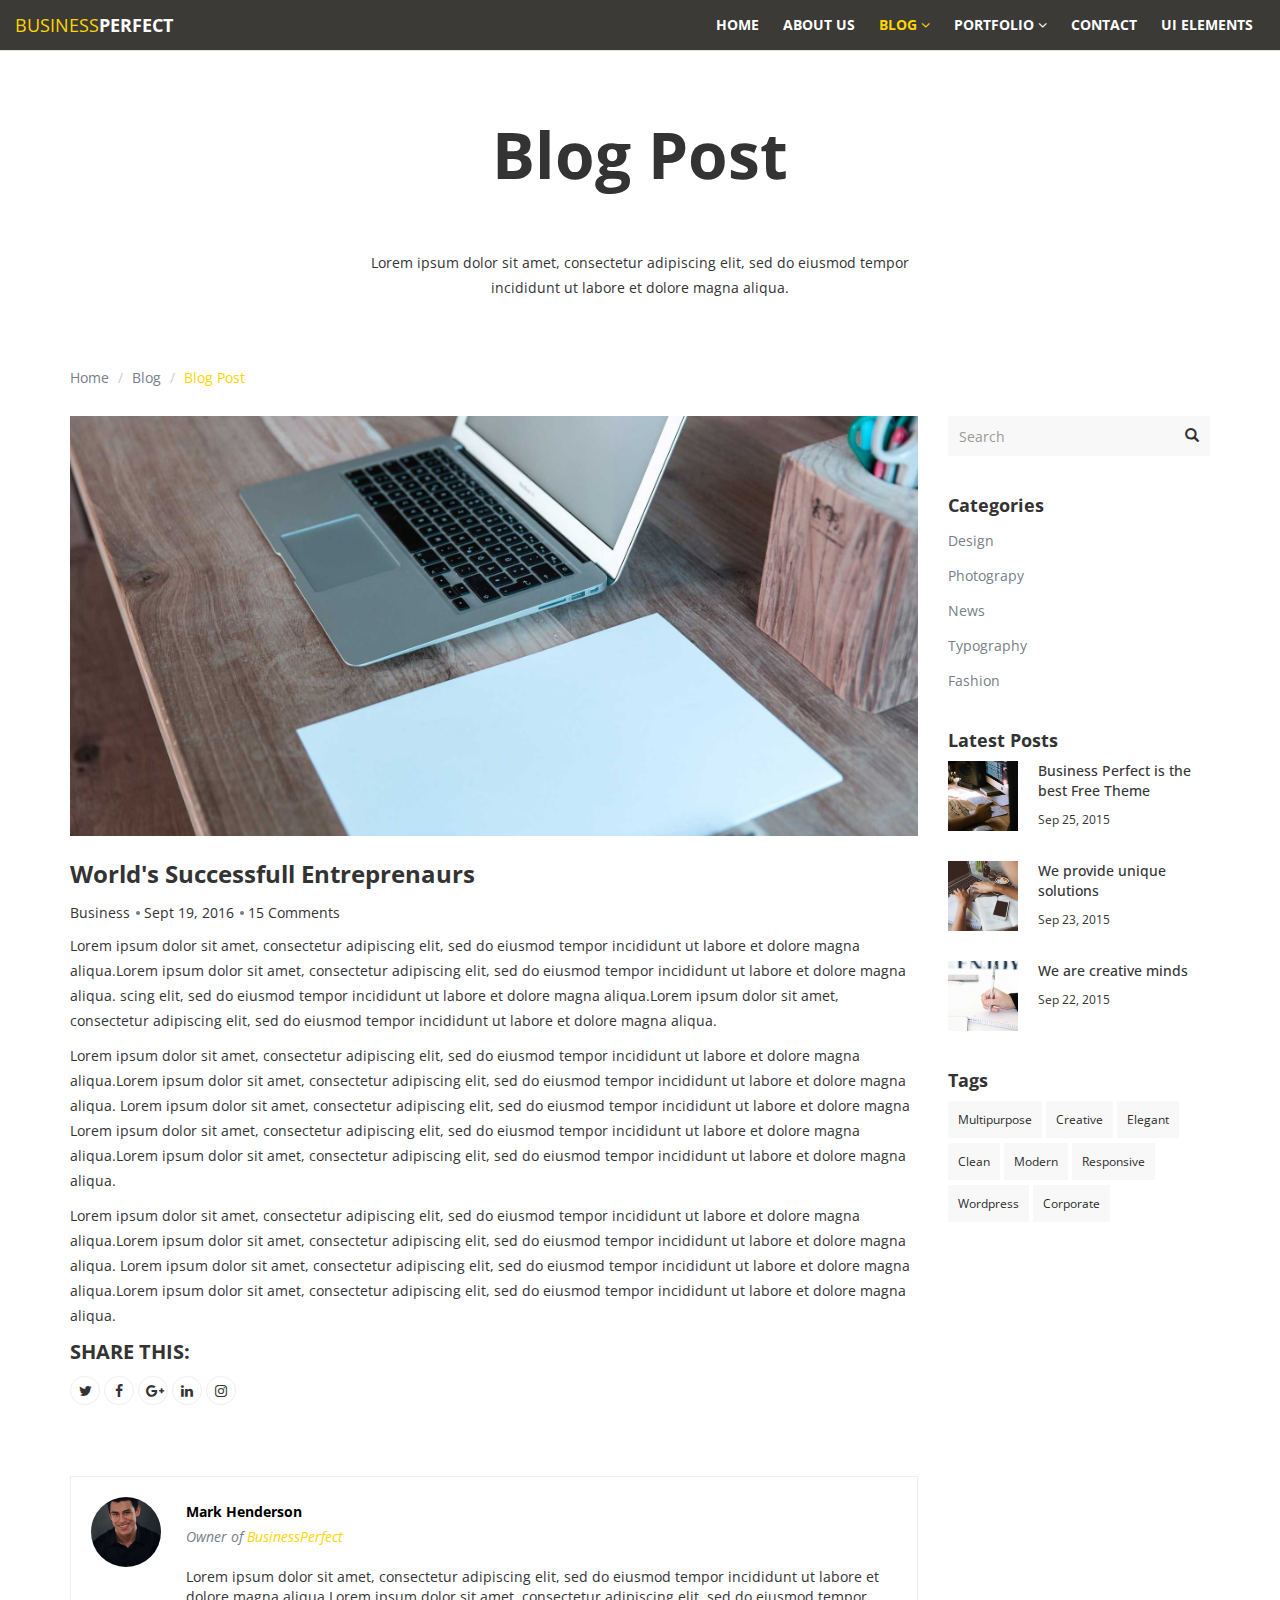
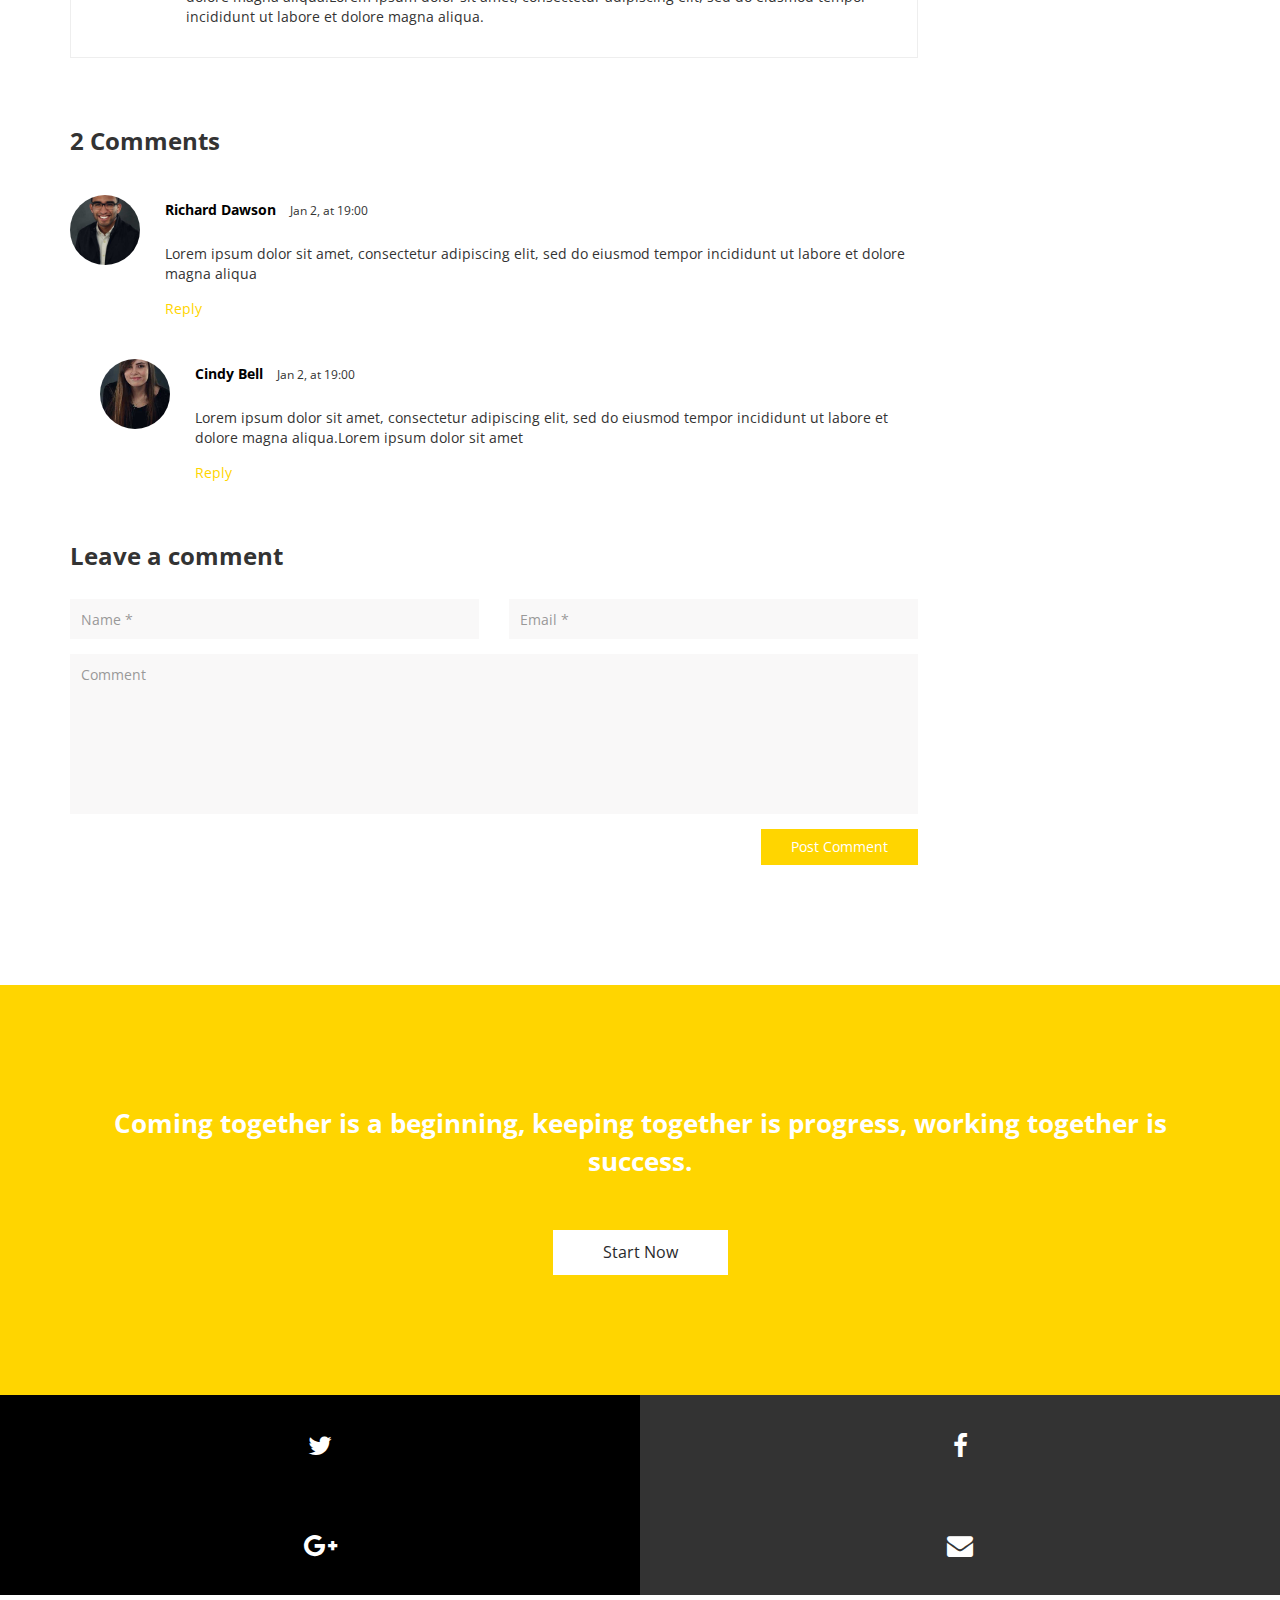
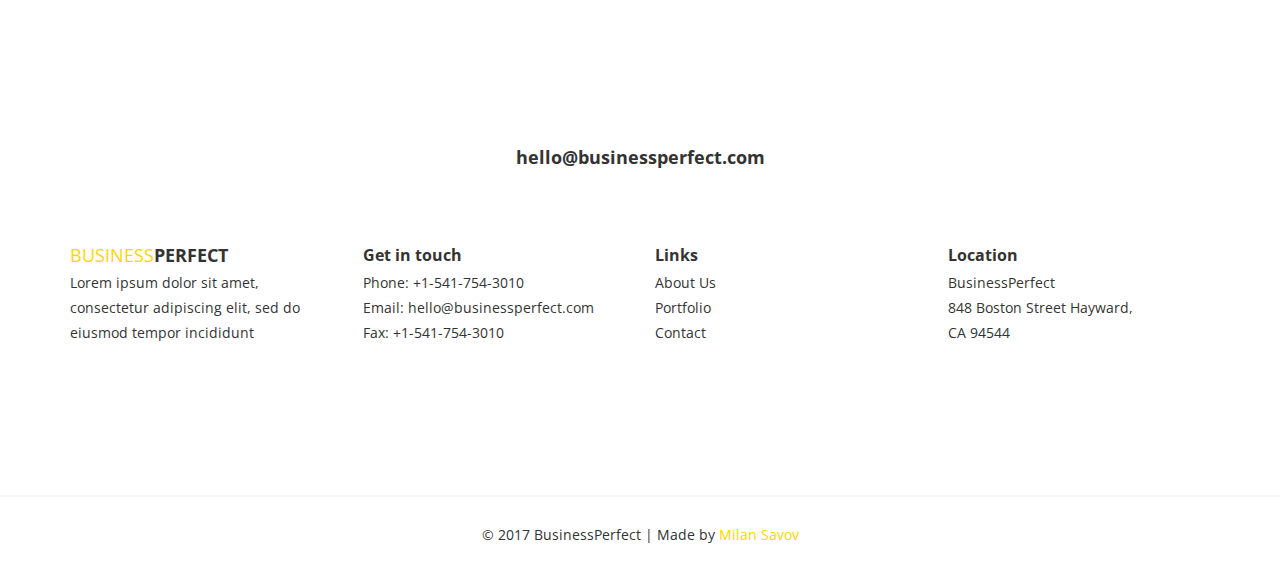
<file: WebApplication2/yasamtakimlari/blog-post.html>
<!DOCTYPE html>
<html lang="en">
<head>

    <!-- Basic Page Needs
    ================================================== -->
    <meta http-equiv="Content-Type" content="text/html; charset=utf-8">
    <meta http-equiv="X-UA-Compatible" content="IE=edge">

    <title>Blog Post | BusinessPerfect</title>

    <meta name="description" content="BusinessPerfect - Freebie HTML/CSS template based on Bootstrap">
    <meta name="author" content="Milan Savov">
    <meta name="keywords" content="html, css, twitter bootstrap, javascript, jquery, responsive">

    <!-- Mobile Specific Metas
    ================================================== -->
    <meta name="viewport" content="width=device-width, minimum-scale=1.0, maximum-scale=1.0">
    <meta name="apple-mobile-web-app-capable" content="yes">

    <!-- Fonts -->
    <link href='http://fonts.googleapis.com/css?family=Open+Sans:400,300,600,700' rel='stylesheet' type='text/css'>
    <link rel="stylesheet" href="http://cdnjs.cloudflare.com/ajax/libs/font-awesome/4.4.0/css/font-awesome.min.css">

    <!-- Favicon
    ================================================== -->
    <link rel="apple-touch-icon" sizes="180x180" href="assets/img/apple-touch-icon.png">
    <link rel="icon" type="image/png" sizes="16x16" href="assets/img/favicon.png">

    <!-- Stylesheets
    ================================================== -->
    <!-- Bootstrap core CSS -->
    <link href="assets/css/bootstrap.min.css" rel="stylesheet">    

    <!-- Custom styles for this template -->
    <link href="assets/css/style.css" rel="stylesheet">
    <link href="assets/css/responsive.css" rel="stylesheet">
    <link href="assets/css/colors.css" rel="stylesheet">

    <!-- HTML5 shim and Respond.js IE8 support of HTML5 elements and media queries -->
    <!--[if lt IE 9]>
    <script src="https://oss.maxcdn.com/libs/html5shiv/3.7.0/html5shiv.js"></script>
    <script src="https://oss.maxcdn.com/libs/respond.js/1.4.2/respond.min.js"></script>
    <![endif]-->

</head>
<body id="portfolio">

    <header id="masthead" class="site-header site-header-fill">

        <nav id="primary-navigation" class="site-navigation">

            <div class="container-fluid">

                <div class="navbar-header">
                    
                    <a href="index.html" class="site-title yellow-text">Business<span class="white-text">Perfect</span></a>

                </div><!-- /.navbar-header -->

                <div class="main-menu" id="perfect-navbar-collapse">

                    <ul class="nav navbar-nav navbar-right">

                        <li><a href="index.html">Home</a></li>
                        <li><a href="about-us.html">About Us</a></li>
                        <li class="dropdown active">
                            <a href="blog.html" class="dropdown-toggle" data-toggle="dropdown" aria-expanded="false">Blog <i class="fa fa-angle-down hidden-xs" aria-hidden="true"></i></a>
                            <ul class="dropdown-menu">
                                <li class="active"><a href="blog-post.html">Blog Post</a></li>
                            </ul><!-- /.dropdown-menu -->
                        </li><!-- /.dropdown -->
                        <li class="dropdown">
                            <a href="portfolio.html" class="dropdown-toggle" data-toggle="dropdown" aria-expanded="false">Portfolio <i class="fa fa-angle-down hidden-xs" aria-hidden="true"></i></a>
                            <ul class="dropdown-menu">
                                <li><a href="portfolio-item.html">Portfolio Item</a></li>                              
                            </ul><!-- /.dropdown-menu -->
                        </li><!-- /.dropdown -->
                        <li><a href="contact.html">Contact</a></li>
                        <li><a href="ui-elements.html">UI Elements</a></li>
                        
                    </ul><!-- /.navbar-nav -->

                </div><!-- /.navbar-collapse -->
                
            </div>
                      
        </nav><!-- /.site-navigation -->
        
    </header><!-- /#masthead -->

    <main id="main" class="site-main">

        <section class="site-section-small section-blog-post">

            <div class="container">

                <div class="text-center">

                    <h1 class="section-title-big">Blog Post</h1>

                    <p class="section-text">Lorem ipsum dolor sit amet, consectetur adipiscing elit, sed do eiusmod tempor incididunt ut labore et dolore magna aliqua.</p> <!-- /.section-text -->
                
                </div><!-- /.text-center -->

                <ol class="breadcrumb">
                    <li><a href="index.html">Home</a></li>
                    <li><a href="blog.html">Blog</a></li>
                    <li class="active">Blog Post</li>
                </ol><!-- /.breadcrumb -->

                <div class="row">

                    <div class="col-md-9">

                        <div class="row">

                            <div class="col-md-12">

                                <img class="img-carousel post-img" src="assets/img/portfolio-1.jpg" alt="latest-news-1">

                                <div class="post-content">

                                    <h2 class="post-title">World's Successfull Entreprenaurs</h2>
                                    <ul class="post-meta list-unstyled">
                                        <li><a href="#">Business</a></li>
                                        <li><a href="#">Sept 19, 2016</a></li>
                                        <li><a href="#Comments">15 Comments</a></li>
                                    </ul><!-- /.post-meta -->
                                            
                                    <p class="section-text">Lorem ipsum dolor sit amet, consectetur adipiscing elit, sed do eiusmod tempor incididunt ut labore et dolore magna aliqua.Lorem ipsum dolor sit amet, consectetur adipiscing elit, sed do eiusmod tempor incididunt ut labore et dolore magna aliqua.
                                    scing elit, sed do eiusmod tempor incididunt ut labore et dolore magna aliqua.Lorem ipsum dolor sit amet, consectetur adipiscing elit, sed do eiusmod tempor incididunt ut labore et dolore magna aliqua.</p>

                                    <p class="section-text">Lorem ipsum dolor sit amet, consectetur adipiscing elit, sed do eiusmod tempor incididunt ut labore et dolore magna aliqua.Lorem ipsum dolor sit amet, consectetur adipiscing elit, sed do eiusmod tempor incididunt ut labore et dolore magna aliqua.
                                    Lorem ipsum dolor sit amet, consectetur adipiscing elit, sed do eiusmod tempor incididunt ut labore et dolore magna 
                                    Lorem ipsum dolor sit amet, consectetur adipiscing elit, sed do eiusmod tempor incididunt ut labore et dolore magna aliqua.Lorem ipsum dolor sit amet, consectetur adipiscing elit, sed do eiusmod tempor incididunt ut labore et dolore magna aliqua.</p>

                                    <p class="section-text">Lorem ipsum dolor sit amet, consectetur adipiscing elit, sed do eiusmod tempor incididunt ut labore et dolore magna aliqua.Lorem ipsum dolor sit amet, consectetur adipiscing elit, sed do eiusmod tempor incididunt ut labore et dolore magna aliqua.
                                    Lorem ipsum dolor sit amet, consectetur adipiscing elit, sed do eiusmod tempor incididunt ut labore et dolore magna aliqua.Lorem ipsum dolor sit amet, consectetur adipiscing elit, sed do eiusmod tempor incididunt ut labore et dolore magna aliqua.</p>

                                </div><!-- /.post-content -->

                                <div class="social-links">
                                    <p class="small-title mb-10">Share This:</p>
                                    <a class="twitter-bg" href="#"><i class="fa fa-twitter"></i></a>
                                    <a class="facebook-bg" href="#"><i class="fa fa-facebook"></i></a>
                                    <a class="google-plus-bg" href="#"><i class="fa fa-google-plus"></i></a>
                                    <a class="linkedin-bg" href="#"><i class="fa fa-linkedin"></i></a>
                                    <a class="instagram-bg" href="#"><i class="fa fa-instagram"></i></a>
                                </div><!-- /.social-links -->

                                <div class="post-information">

                                    <img class="img-carousel" src="assets/img/employee-1.jpg" alt="">

                                    <div class="post-information-content">

                                        <p class="post-author-name">Mark Henderson</p>
                                        <p class="post-author-position">Owner of <span class="yellow-text">BusinessPerfect</span></p>
                                        <p>Lorem ipsum dolor sit amet, consectetur adipiscing elit, sed do eiusmod tempor incididunt ut labore et dolore magna aliqua.Lorem ipsum dolor sit amet, consectetur adipiscing elit, sed do eiusmod tempor incididunt ut labore et dolore magna aliqua.</p>
                                        
                                    </div><!-- /.post-information-content -->

                                </div><!-- /.post-information -->
                                    
                                <div id="Comments" class="post-comments">

                                    <h3>2 Comments</h3>

                                    <div class="post-comment">

                                        <img class="img-carousel" src="assets/img/employee-3.jpg" alt="">

                                        <div class="post-comment-content">

                                            <p class="post-comment-author-name">Richard Dawson</p>
                                            <p class="post-comment-date">Jan 2, at 19:00</p>
                                            <p class="comment">Lorem ipsum dolor sit amet, consectetur adipiscing elit, sed do eiusmod tempor incididunt ut labore et dolore magna aliqua</p>

                                            <a href="#">Reply</a>
                                            
                                        </div><!-- /.post-comment-content -->
                                        
                                    </div><!-- /.post-comment -->

                                    <div class="post-comment replied">

                                        <img class="img-carousel" src="assets/img/employee-2.jpg" alt="">

                                        <div class="post-comment-content">

                                            <p class="post-comment-author-name">Cindy Bell</p>
                                            <p class="post-comment-date">Jan 2, at 19:00</p>
                                            <p class="comment">Lorem ipsum dolor sit amet, consectetur adipiscing elit, sed do eiusmod tempor incididunt ut labore et dolore magna aliqua.Lorem ipsum dolor sit amet</p>

                                            <a class="yellow-text" href="#">Reply</a>   
                                            
                                        </div><!-- /.post-comment-content -->
                                        
                                    </div><!-- /.post-comment -->
                                    
                                    <div class="leave-comment">

                                        <h3>Leave a comment</h3>

                                        <form class="form-horizontal">

                                            <div class="row">

                                                <div class="col-sm-6">
                                                    <input class="form-control" type="text" name="name" required placeholder="Name *">
                                                </div>
                                                <div class="col-sm-6">
                                                    <input class="form-control" type="email" name="email" required placeholder="Email *">
                                                </div>
                                                <div class="col-sm-12">
                                                    <textarea class="form-control" placeholder="Comment"></textarea>
                                                </div>
                                                <div class="col-sm-12 text-right">
                                                    <button type="submit" class="btn btn-medium btn-yellow">Post Comment</button>
                                                </div>  

                                            </div>
                                        
                                        </form>

                                    </div><!-- /.leave-comment -->

                                </div><!-- /.post-comments -->
                                
                            </div>
                            
                        </div>

                    </div>

                    <aside class="col-md-3">

                        <div class="sidebar">
                            
                            <div class="widget search-form">
                                <form>
                                    <input class="form-control" type="search" placeholder="Search">
                                    <button type="submit">
                                        <span class="glyphicon glyphicon-search"></span>
                                    </button>  
                                </form>
                            </div><!-- /.search-form -->

                            <div class="widget widget-categories">
                                <h4 class="widget-title">Categories</h4>

                                <ul class="list-unstyled">
                                    <li><a href="#">Design</a></li>
                                    <li><a href="#">Photograpy</a></li>
                                    <li><a href="#">News</a></li>
                                    <li><a href="#">Typography</a></li>
                                    <li><a href="#">Fashion</a></li>
                                    
                                </ul><!-- /.list-unstyled -->
                                
                            </div><!-- /.widget-categories -->

                            <div class="widget widget-latest-posts">
                                <h4 class="widget-title">Latest Posts</h4>

                                <ul class="list-unstyled posts-list">

                                    <li>
                                        <a href="blog-post.html">
                                            <div class="widget-thumb">
                                                <img class="img-carousel" src="assets/img/portfolio-7.jpg" alt="">
                                            </div>
                                            <div class="widget-post-info">
                                                <h4 class="widget-post-title">Business Perfect is the best Free Theme</h4>
                                                <p class="widget-post-date">Sep 25, 2015</p> 
                                            </div><!-- /.widget-post-info -->
                                        </a>
                                    </li><!-- /.latest-post -->

                                    <li>
                                        <a href="blog-post.html">
                                            <div class="widget-thumb">
                                                <img class="img-carousel" src="assets/img/portfolio-8.jpg" alt="">
                                            </div>
                                            <div class="widget-post-info">
                                                <h4 class="widget-post-title">We provide unique solutions</h4>
                                                <p class="widget-post-date">Sep 23, 2015</p>
                                            </div><!-- /.widget-post-info -->
                                            
                                        </a>
                                    </li><!-- /.latest-post -->

                                    <li>
                                        <a href="blog-post.html">
                                            <div class="widget-thumb">
                                                <img class="img-carousel" src="assets/img/portfolio-9.jpg" alt="">
                                            </div>
                                            <div class="widget-post-info">
                                                <h4 class="widget-post-title">We are creative minds</h4>
                                                <p class="widget-post-date">Sep 22, 2015</p>
                                            </div><!-- /.widget-post-info -->
                                        </a>
                                    </li><!-- /.latest-post -->

                                </ul>
                                
                            </div><!-- /.widget-latest-posts -->

                            <div class="widget widget-tags">
                                <h4 class="widget-title">Tags</h4>
                                <ul class="list-unstyled">
                                    <li><a href="#">Multipurpose</a></li>
                                    <li><a href="#">Creative</a></li>
                                    <li><a href="#">Elegant</a></li>
                                    <li><a href="#">Clean</a></li>
                                    <li><a href="#">Modern</a></li>
                                    <li><a href="#">Responsive</a></li>
                                    <li><a href="#">Wordpress</a></li>
                                    <li><a href="#">Corporate</a></li>
                                </ul>
                            </div><!-- /.widget-tags -->
                            
                        </div><!-- /.sidebar -->
                        
                    </aside>

                </div>  

            </div>
            
        </section><!-- /.section-blog-post -->

        <section class="site-section-small section-work-with-us yellow-bg text-center">

            <div class="container">

                <p class="section-title-small white-text mb-50">Coming together is a beginning, keeping together is progress, working together is success.</p><!-- /.section-title-small -->

                <a class="btn" href="#">Start Now</a>

            </div>
            
        </section><!-- /.section-work-with-us -->

        <section class="social-networks">

            <div class="container-fluid">

                <div class="row">

                    <a class="white-text black-bg twitter-bg" href="#"><i class="fa fa-twitter" aria-hidden="true"></i></a>
                    <a class="white-text gray-bg facebook-bg" href="#"><i class="fa fa-facebook" aria-hidden="true"></i></a>
                    <a class="white-text black-bg google-plus-bg" href="#"><i class="fa fa-google-plus" aria-hidden="true"></i></a>
                    <a class="white-text gray-bg message-bg" href="#"><i class="fa fa-envelope" aria-hidden="true"></i></a>
 
                </div>
                
            </div><!-- /.container-fluid -->
            
        </section><!-- /.social-networks -->

    </main><!-- /.site-main -->

    <footer id="colophon" class="site-footer">

        <div class="container">

            <div class="email">
                <a href="mailto:hello@businessperfect.com">hello@businessperfect.com</a>
            </div><!-- /.email -->

            <div class="row">

                <div class="col-md-3 col-xs-6">

                    <div class="mb-xs-20">
                        <a href="index.html" class="site-title yellow-text">Business<span>Perfect</span></a>
                        <p class="mb-0">Lorem ipsum dolor sit amet, consectetur adipiscing elit, sed do eiusmod tempor incididunt</p>
                    </div>
                    
                </div>

                <div class="col-md-3 col-xs-6">

                    <div class="mb-xs-20">
                        <h4 class="small-title">Get in touch</h4>
                        <ul class="list-unstyled">
                            <li>Phone: <a href="tel:+15417543010">+1-541-754-3010</a></li>
                            <li>Email: <a href="mailto:hello@businessperfect.com">hello@businessperfect.com</a></li>
                            <li>Fax: <a href="tel:+15417543010">+1-541-754-3010</a></li>
                        </ul><!-- /.list-unstyled -->
                    </div>
                    
                </div>
              
                <div class="col-md-3 col-xs-6">

                    <div class="mb-xs-20">
                        <h4 class="small-title">Links</h4>
                        <ul class="list-unstyled">
                            <li><a href="about-us.html">About Us</a></li>
                            <li><a href="portfolio.html">Portfolio</a></li>
                            <li><a href="contact.html">Contact</a></li>
                        </ul><!-- /.list-unstyled -->
                    </div>
                    
                </div>

                <div class="col-md-3 col-xs-6">

                    <div class="mb-xs-20">
                        <h4 class="small-title">Location</h4>
                        <ul class="list-unstyled">
                            <li>BusinessPerfect</li>
                            <li>848 Boston Street Hayward,</li>
                            <li>CA 94544</li>
                        </ul><!-- /.list-unstyled -->
                    </div>

                </div>

            </div>
            
        </div>

        <div class="copyright">
            <p>&copy; 2017 BusinessPerfect | Made by <a href="http://milansavov.com/" class="yellow-text">Milan Savov</a></p>
        </div><!-- /.copyright -->
        
    </footer><!-- /.site-footer -->

    <!-- Bootstrap core JavaScript
    ================================================== -->
    <!-- Placed at the end of the document so the pages load faster -->
    <script src="https://ajax.googleapis.com/ajax/libs/jquery/3.1.1/jquery.min.js"></script> 
    <script src="assets/js/bootstrap.min.js"></script>
    <script src="assets/js/jquery.slicknav.min.js"></script>
    <script src="assets/js/slick.min.js"></script>
    <script src="assets/js/touchswipe.min.js"></script>
    <script src="assets/js/skrollr.min.js"></script>
    <script src="assets/js/jquery.countTo.min.js"></script>
    <script src="assets/js/script.js"></script>

</body>
</html>
</file>
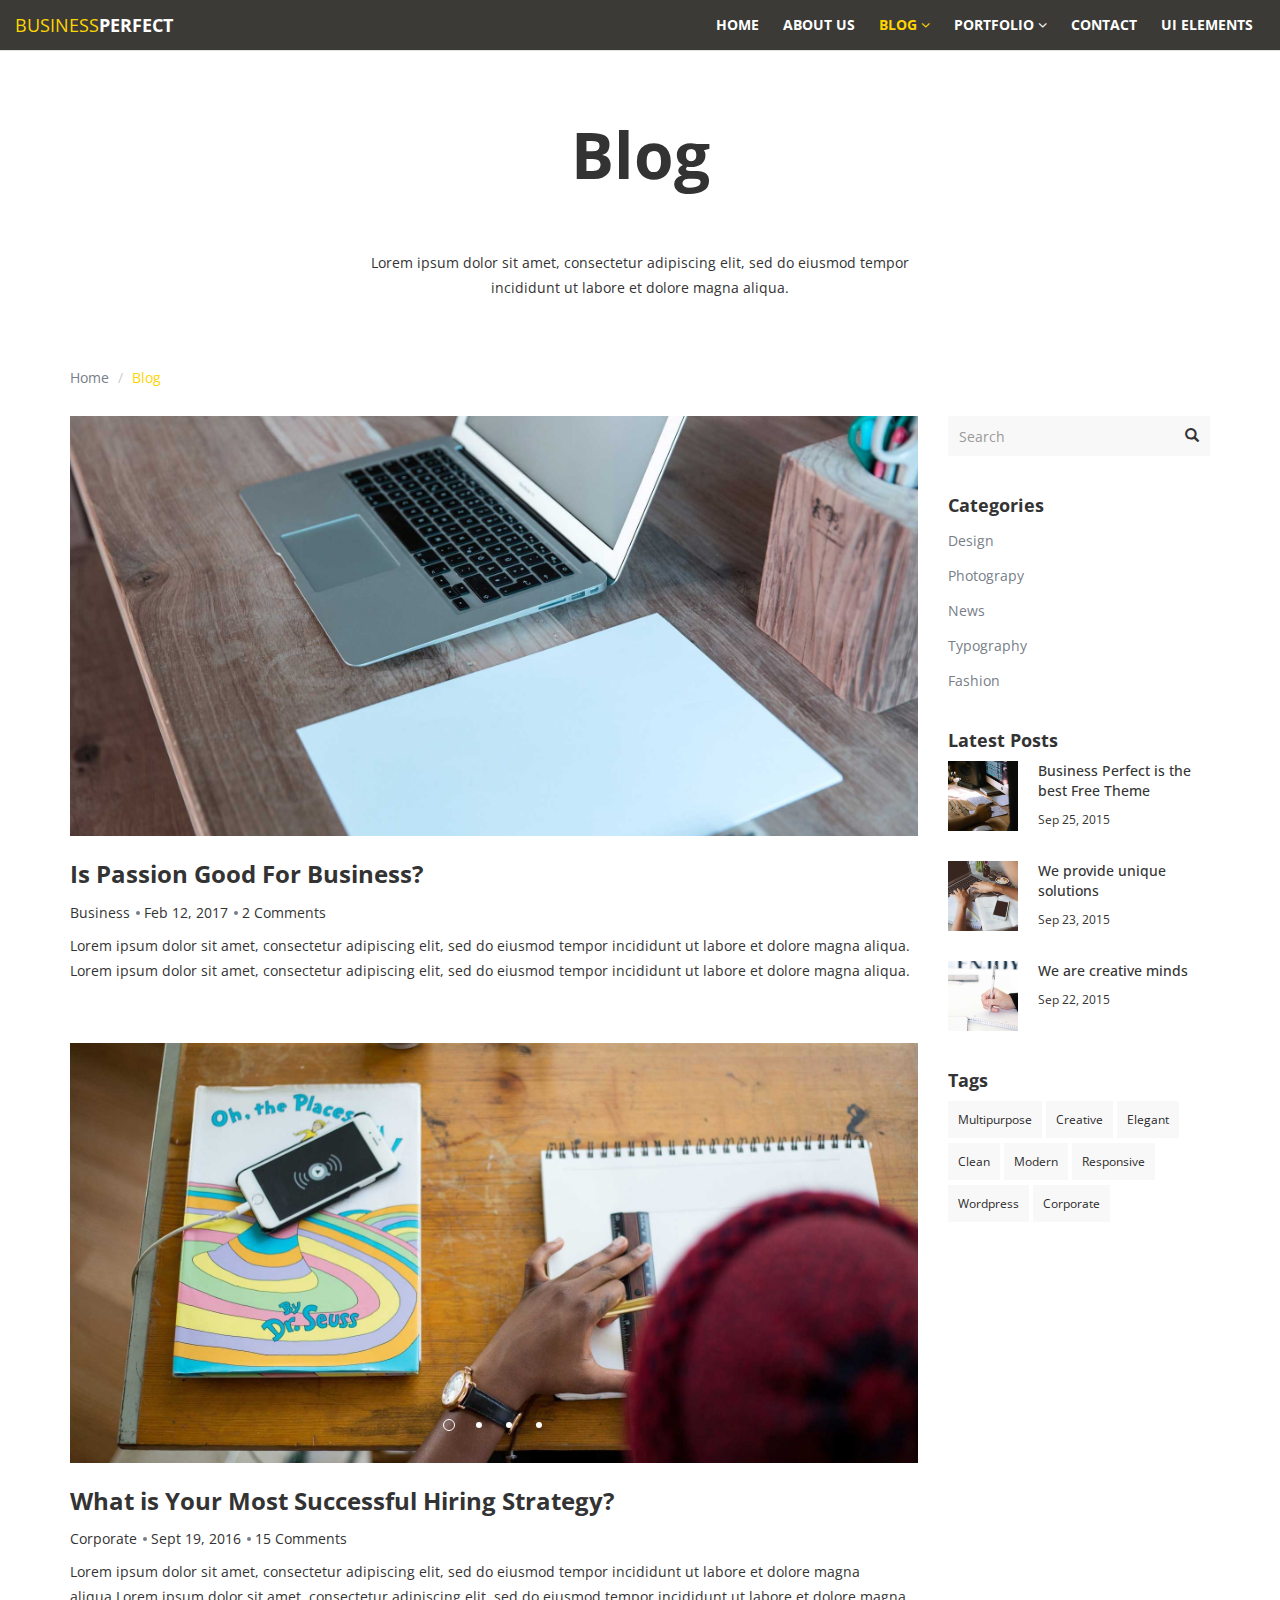
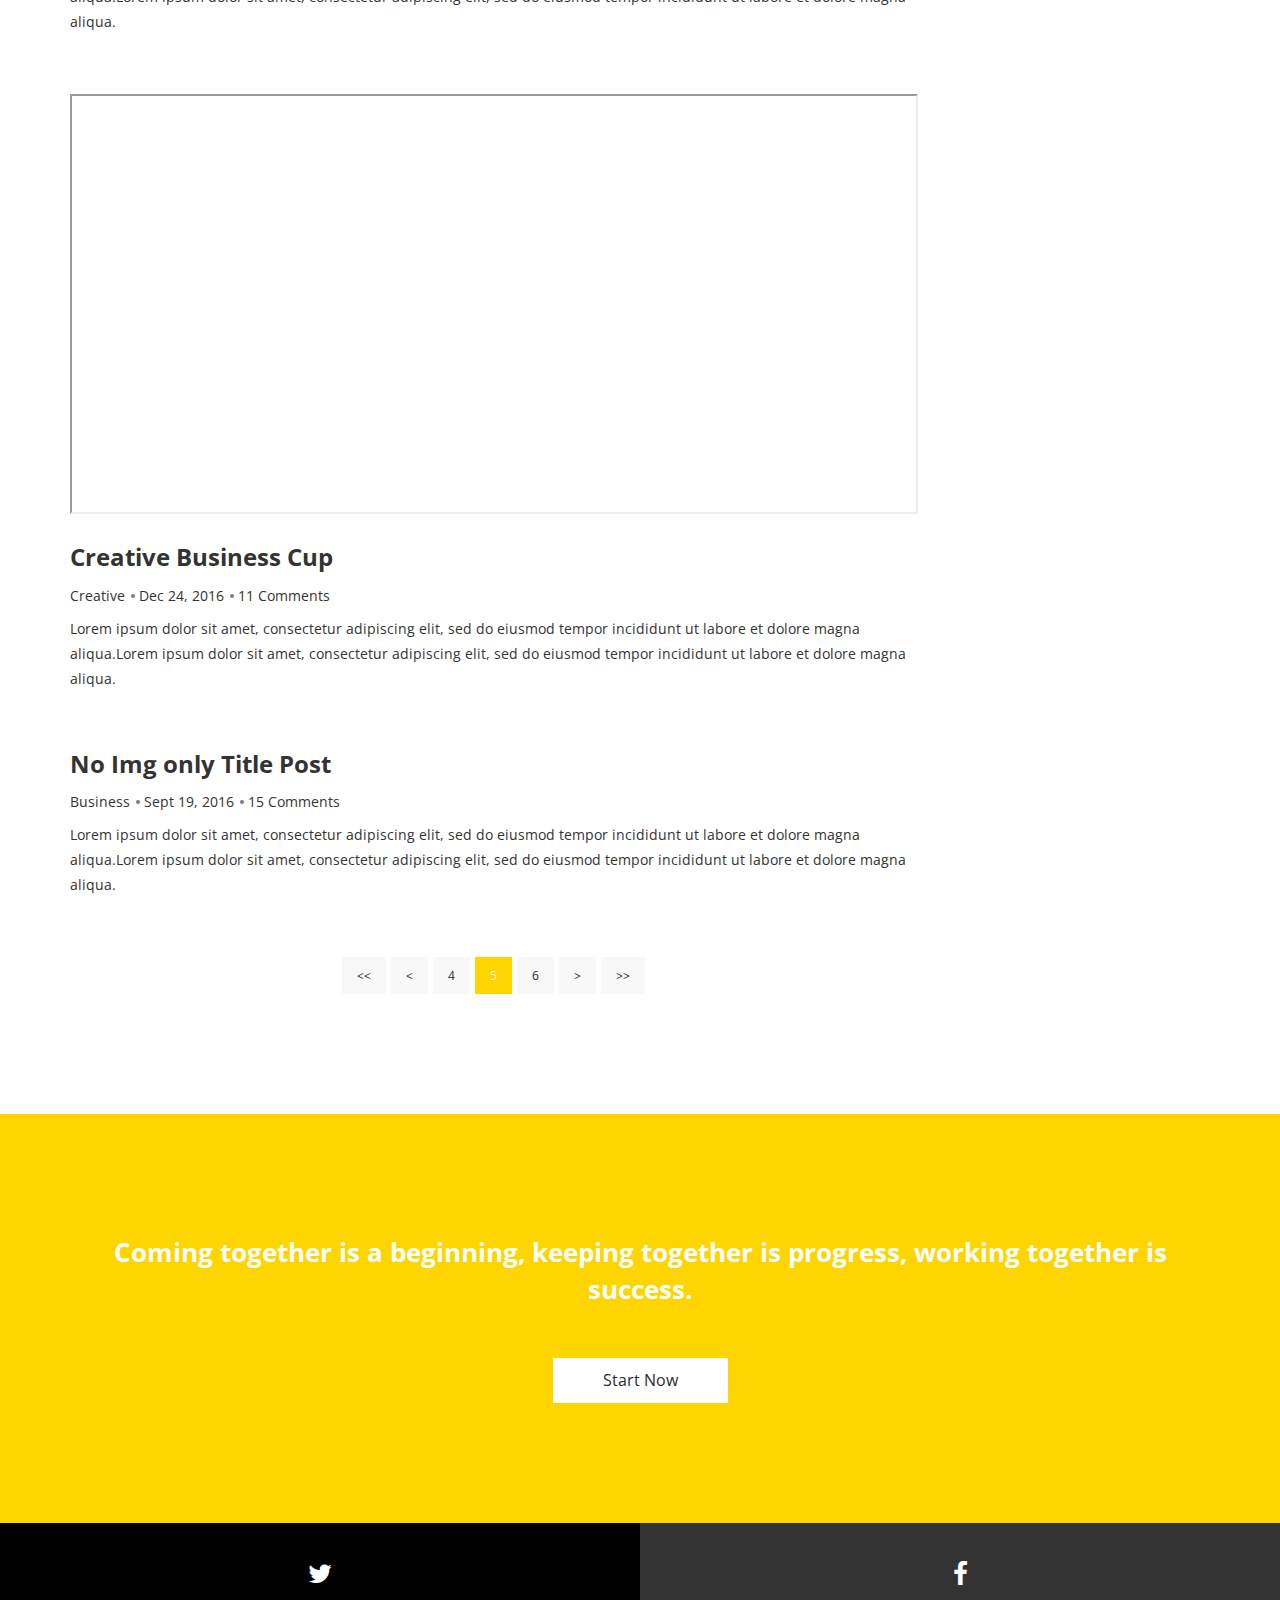
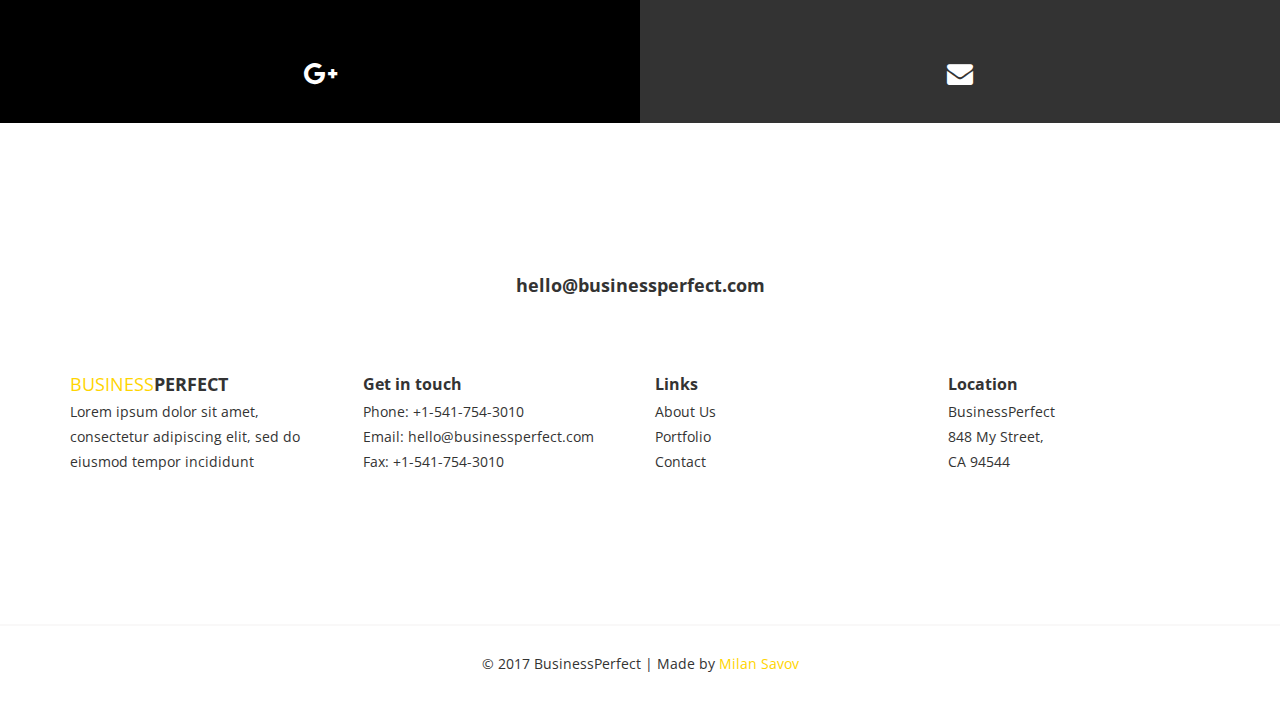
<file: WebApplication2/yasamtakimlari/blog.html>
<!DOCTYPE html>
<html lang="en">
<head>

    <!-- Basic Page Needs
    ================================================== -->
    <meta http-equiv="Content-Type" content="text/html; charset=utf-8">
    <meta http-equiv="X-UA-Compatible" content="IE=edge">

    <title>Blog | BusinessPerfect</title>

    <meta name="description" content="BusinessPerfect - Freebie HTML/CSS template based on Bootstrap">
    <meta name="author" content="Milan Savov">
    <meta name="keywords" content="html, css, twitter bootstrap, javascript, jquery, responsive">

    <!-- Mobile Specific Metas
    ================================================== -->
    <meta name="viewport" content="width=device-width, minimum-scale=1.0, maximum-scale=1.0">
    <meta name="apple-mobile-web-app-capable" content="yes">

    <!-- Fonts -->
    <link href='http://fonts.googleapis.com/css?family=Open+Sans:400,300,600,700' rel='stylesheet' type='text/css'>
    <link rel="stylesheet" href="http://cdnjs.cloudflare.com/ajax/libs/font-awesome/4.4.0/css/font-awesome.min.css">

    <!-- Favicon
    ================================================== -->
    <link rel="apple-touch-icon" sizes="180x180" href="assets/img/apple-touch-icon.png">
    <link rel="icon" type="image/png" sizes="16x16" href="assets/img/favicon.png">
    
    <!-- Stylesheets
    ================================================== -->
    <!-- Bootstrap core CSS -->
    <link href="assets/css/bootstrap.min.css" rel="stylesheet">

    <!-- Custom styles for this template -->
    <link href="assets/css/style.css" rel="stylesheet">
    <link href="assets/css/responsive.css" rel="stylesheet">
    <link href="assets/css/colors.css" rel="stylesheet">

    <!-- HTML5 shim and Respond.js IE8 support of HTML5 elements and media queries -->
    <!--[if lt IE 9]>
    <script src="https://oss.maxcdn.com/libs/html5shiv/3.7.0/html5shiv.js"></script>
    <script src="https://oss.maxcdn.com/libs/respond.js/1.4.2/respond.min.js"></script>
    <![endif]-->

</head>
<body>

    <header id="masthead" class="site-header site-header-fill">

        <nav id="primary-navigation" class="site-navigation">

            <div class="container-fluid">

                <div class="navbar-header">
                    
                    <a href="index.html" class="site-title yellow-text">Business<span class="white-text">Perfect</span></a>

                </div><!-- /.navbar-header -->

                <div class="main-menu" id="perfect-navbar-collapse">

                    <ul class="nav navbar-nav navbar-right">

                        <li><a href="index.html">Home</a></li>
                        <li><a href="about-us.html">About Us</a></li>
                        <li class="dropdown active">
                            <a href="blog.html" class="dropdown-toggle" data-toggle="dropdown" aria-expanded="false">Blog <i class="fa fa-angle-down hidden-xs" aria-hidden="true"></i></a>
                            <ul class="dropdown-menu">
                                <li><a href="blog-post.html">Blog Post</a></li>
                            </ul><!-- /.dropdown-menu -->
                        </li><!-- /.dropdown -->
                        <li class="dropdown">
                            <a href="portfolio.html" class="dropdown-toggle" data-toggle="dropdown" aria-expanded="false">Portfolio <i class="fa fa-angle-down hidden-xs" aria-hidden="true"></i></a>
                            <ul class="dropdown-menu">
                                <li><a href="portfolio-item.html">Portfolio Item</a></li>                              
                            </ul><!-- /.dropdown-menu -->
                        </li><!-- /.dropdown -->
                        <li><a href="contact.html">Contact</a></li>
                        <li><a href="ui-elements.html">UI Elements</a></li>
                        
                    </ul><!-- /.navbar-nav -->

                </div><!-- /.navbar-collapse -->
                
            </div>
                      
        </nav><!-- /.site-navigation -->
        
    </header><!-- /#masthead -->

    <main id="main" class="site-main">

        <section class="site-section-small section-blog">

            <div class="container">

                <div class="text-center">

                    <h1 class="section-title-big">Blog</h1>
                    <p class="section-text">Lorem ipsum dolor sit amet, consectetur adipiscing elit, sed do eiusmod tempor incididunt ut labore et dolore magna aliqua.</p>
                
                </div>

                <ol class="breadcrumb">
                    <li><a href="index.html">Home</a></li>
                    <li class="active">Blog</li>
                </ol><!-- /.breadcrumb -->

                <div class="row">

                    <div class="col-md-9">

                        <div class="blog-post">

                            <a href="blog-post.html"><img class="img-carousel post-img" src="assets/img/portfolio-1.jpg" alt=""></a>

                            <div class="post-content">

                                <h3><a class="post-title" href="blog-post.html">Is Passion Good For Business?</a></h3>
                                <ul class="post-meta list-unstyled">
                                    <li><a href="#">Business</a></li>
                                    <li><a href="#">Feb 12, 2017</a></li>
                                    <li><a href="blog-post.html#Comments">2 Comments</a></li>
                                </ul><!-- /.post-meta -->
                                        
                                <p class="section-text">Lorem ipsum dolor sit amet, consectetur adipiscing elit, sed do eiusmod tempor incididunt ut labore et dolore magna aliqua. Lorem ipsum dolor sit amet, consectetur adipiscing elit, sed do eiusmod tempor incididunt ut labore et dolore magna aliqua.</p>
                                
                            </div><!-- /.post-content -->

                        </div><!-- /.blog-post -->
                            

                        <div class="blog-post">

                            <div class="post-img-slider">
                                <img class="img-carousel post-img" src="assets/img/portfolio-5.jpg" alt="">
                                <img class="img-carousel post-img" src="assets/img/portfolio-2.jpg" alt="">
                                <img class="img-carousel post-img" src="assets/img/portfolio-3.jpg" alt="">
                                <img class="img-carousel post-img" src="assets/img/portfolio-4.jpg" alt="">
                            </div><!-- /.post-img-slider -->

                            <div class="post-content">

                                <h3><a class="post-title" href="blog-post.html">What is Your Most Successful Hiring Strategy?</a></h3>
                                <ul class="post-meta list-unstyled">
                                    <li><a href="#">Corporate</a></li>
                                    <li><a href="#">Sept 19, 2016</a></li>
                                    <li><a href="blog-post.html#Comments">15 Comments</a></li>
                                </ul><!-- /.post-meta -->

                                <p class="section-text">Lorem ipsum dolor sit amet, consectetur adipiscing elit, sed do eiusmod tempor incididunt ut labore et dolore magna aliqua.Lorem ipsum dolor sit amet, consectetur adipiscing elit, sed do eiusmod tempor incididunt ut labore et dolore magna aliqua.</p><!-- /.section-text -->

                            </div><!-- /.post-content -->

                        </div><!-- /.blog-post -->
                            
                        <div class="blog-post">

                            <iframe src="https://player.vimeo.com/video/88989456" width="100%" height="420" allowfullscreen></iframe>

                            <div class="post-content">

                                <h3><a class="post-title" href="blog-post.html">Creative Business Cup </a></h3>
                                <ul class="post-meta list-unstyled">
                                    <li><a href="#">Creative</a></li>
                                    <li><a href="#">Dec 24, 2016</a></li>
                                    <li><a href="blog-post.html#Comments">11 Comments</a></li>
                                </ul><!-- /.post-meta-->

                                <p class="section-text">Lorem ipsum dolor sit amet, consectetur adipiscing elit, sed do eiusmod tempor incididunt ut labore et dolore magna aliqua.Lorem ipsum dolor sit amet, consectetur adipiscing elit, sed do eiusmod tempor incididunt ut labore et dolore magna aliqua.</p><!-- /.section-text -->

                            </div><!-- /.post-content -->

                        </div><!-- /.blog-post -->

                        <div class="blog-post">

                            <div class="post-content mt-0">

                                <h3><a class="post-title" href="blog-post.html">No Img only Title Post</a></h3>
                                <ul class="post-meta list-unstyled">
                                    <li><a href="#">Business</a></li>
                                    <li><a href="#">Sept 19, 2016</a></li>
                                    <li><a href="blog-post.html#Comments">15 Comments</a></li>
                                </ul><!-- /.post-meta -->

                                <p class="section-text">Lorem ipsum dolor sit amet, consectetur adipiscing elit, sed do eiusmod tempor incididunt ut labore et dolore magna aliqua.Lorem ipsum dolor sit amet, consectetur adipiscing elit, sed do eiusmod tempor incididunt ut labore et dolore magna aliqua.</p><!-- /.section-text -->

                            </div><!-- /.post-content -->
                            
                        </div><!-- /.blog-post -->


                        <div class="text-center">
                            <ul class="pagination">
                                <li><a href="#"><<</a></li>
                                <li><a href="#"><</a></li>
                                <li><a href="#">4</a></li>
                                <li class="active"><a href="#">5</a></li>
                                <li><a href="#">6</a></li>
                                <li><a href="#">></a></li>
                                <li><a href="#">>></a></li>
                            </ul><!-- /.pagination -->               
                        </div><!-- /.text-center --> 

                    </div>

                    <aside class="col-md-3">

                        <div class="sidebar">
                            
                            <div class="widget search-form">
                                <form>
                                    <input class="form-control" type="search" placeholder="Search">
                                    <button type="submit">
                                        <span class="glyphicon glyphicon-search"></span>
                                    </button>  
                                </form>
                            </div><!-- /.search-form -->

                            <div class="widget widget-categories">
                                <h4 class="widget-title">Categories</h4>

                                <ul class="list-unstyled">
                                    <li><a href="#">Design</a></li>
                                    <li><a href="#">Photograpy</a></li>
                                    <li><a href="#">News</a></li>
                                    <li><a href="#">Typography</a></li>
                                    <li><a href="#">Fashion</a></li>        
                                </ul>
                            </div><!-- /.widget-categories -->

                            <div class="widget widget-latest-posts">
                                <h4 class="widget-title">Latest Posts</h4>

                                <ul class="list-unstyled posts-list">
                                    <li>
                                        <a href="blog-post.html">
                                            <div class="widget-thumb">
                                                <img class="img-carousel" src="assets/img/portfolio-7.jpg" alt="">
                                            </div>
                                            <div class="widget-post-info">
                                                <h4 class="widget-post-title">Business Perfect is the best Free Theme</h4>
                                                <p class="widget-post-date">Sep 25, 2015</p> 
                                            </div><!-- /.widget-post-info -->
                                        </a>
                                    </li><!-- /.latest-post -->

                                    <li>
                                        <a href="blog-post.html">
                                            <div class="widget-thumb">
                                                <img class="img-carousel" src="assets/img/portfolio-8.jpg" alt="">
                                            </div>
                                            <div class="widget-post-info">
                                                <h4 class="widget-post-title">We provide unique solutions</h4>
                                                <p class="widget-post-date">Sep 23, 2015</p>
                                            </div><!-- /.widget-post-info -->
                                            
                                        </a>
                                    </li><!-- /.latest-post -->

                                    <li>
                                        <a href="blog-post.html">
                                            <div class="widget-thumb">
                                                <img class="img-carousel" src="assets/img/portfolio-9.jpg" alt="">
                                            </div>
                                            <div class="widget-post-info">
                                                <h4 class="widget-post-title">We are creative minds</h4>
                                                <p class="widget-post-date">Sep 22, 2015</p>
                                            </div><!-- /.widget-post-info -->
                                        </a>
                                    </li><!-- /.latest-post -->
                                </ul>
                            </div><!-- /.widget-latest-posts -->

                            <div class="widget widget-tags">
                                <h4 class="widget-title">Tags</h4>
                                <ul class="list-unstyled">
                                    <li><a href="#">Multipurpose</a></li>
                                    <li><a href="#">Creative</a></li>
                                    <li><a href="#">Elegant</a></li>
                                    <li><a href="#">Clean</a></li>
                                    <li><a href="#">Modern</a></li>
                                    <li><a href="#">Responsive</a></li>
                                    <li><a href="#">Wordpress</a></li>
                                    <li><a href="#">Corporate</a></li>
                                </ul>
                            </div><!-- /.widget-tags -->
                            
                        </div><!-- /.sidebar -->
                        
                    </aside>

                </div>

            </div>
            
        </section><!-- /.section-blog -->

        <section class="site-section-small section-work-with-us yellow-bg text-center">

            <div class="container">

                <p class="section-title-small white-text mb-50">Coming together is a beginning, keeping together is progress, working together is success.</p>
                <a class="btn" href="#">Start Now</a>

            </div>
            
        </section><!-- /.section-work-with-us -->

        <section class="social-networks">

            <div class="container-fluid">

                <div class="row">

                    <a class="white-text black-bg twitter-bg" href="#"><i class="fa fa-twitter" aria-hidden="true"></i></a>
                    <a class="white-text gray-bg facebook-bg" href="#"><i class="fa fa-facebook" aria-hidden="true"></i></a>
                    <a class="white-text black-bg google-plus-bg" href="#"><i class="fa fa-google-plus" aria-hidden="true"></i></a>
                    <a class="white-text gray-bg message-bg" href="#"><i class="fa fa-envelope" aria-hidden="true"></i></a>
 
                </div>
                
            </div>
            
        </section><!-- /.social-networks -->

    </main><!-- /.site-main -->

    <footer id="colophon" class="site-footer">

        <div class="container">

            <div class="email">
                <a href="mailto:hello@businessperfect.com">hello@businessperfect.com</a>
            </div><!-- /.email -->

            <div class="row">

                <div class="col-md-3 col-xs-6">

                    <div class="mb-xs-20">
                        <a href="index.html" class="site-title yellow-text">Business<span>Perfect</span></a>
                        <p class="mb-0">Lorem ipsum dolor sit amet, consectetur adipiscing elit, sed do eiusmod tempor incididunt</p>
                    </div>
                    
                </div>

                <div class="col-md-3 col-xs-6">

                    <div class="mb-xs-20">
                        <h4 class="small-title">Get in touch</h4>
                        <ul class="list-unstyled">
                            <li>Phone: <a href="tel:+15417543010">+1-541-754-3010</a></li>
                            <li>Email: <a href="mailto:hello@businessperfect.com">hello@businessperfect.com</a></li>
                            <li>Fax: <a href="tel:+15417543010">+1-541-754-3010</a></li>
                        </ul>   
                    </div>
                    
                </div>
              
                <div class="col-md-3 col-xs-6">

                    <div class="mb-xs-20">
                        <h4 class="small-title">Links</h4>
                        <ul class="list-unstyled">
                            <li><a href="about-us.html">About Us</a></li>
                            <li><a href="portfolio.html">Portfolio</a></li>
                            <li><a href="contact.html">Contact</a></li>
                        </ul>
                    </div>
                    
                </div>

                <div class="col-md-3 col-xs-6">

                    <div class="mb-xs-20">
                        <h4 class="small-title">Location</h4>
                        <ul class="list-unstyled">
                            <li>BusinessPerfect</li>
                            <li>848 My Street,</li>
                            <li>CA 94544</li>
                        </ul>
                    </div>

                </div>

            </div>
            
        </div>

        <div class="copyright">
            <p>&copy; 2017 BusinessPerfect | Made by <a href="http://milansavov.com/" class="yellow-text">Milan Savov</a></p>
        </div><!-- /.copyright -->
        
    </footer><!-- /.site-footer -->

    <!-- Bootstrap core JavaScript
    ================================================== -->
    <!-- Placed at the end of the document so the pages load faster -->
    <script src="https://ajax.googleapis.com/ajax/libs/jquery/3.1.1/jquery.min.js"></script> 
    <script src="assets/js/bootstrap.min.js"></script>
    <script src="assets/js/jquery.slicknav.min.js"></script>
    <script src="assets/js/slick.min.js"></script>
    <script src="assets/js/touchswipe.min.js"></script>
    <script src="assets/js/skrollr.min.js"></script>
    <script src="assets/js/jquery.countTo.min.js"></script>
    <script src="assets/js/script.js"></script>

</body>
</html>
</file>
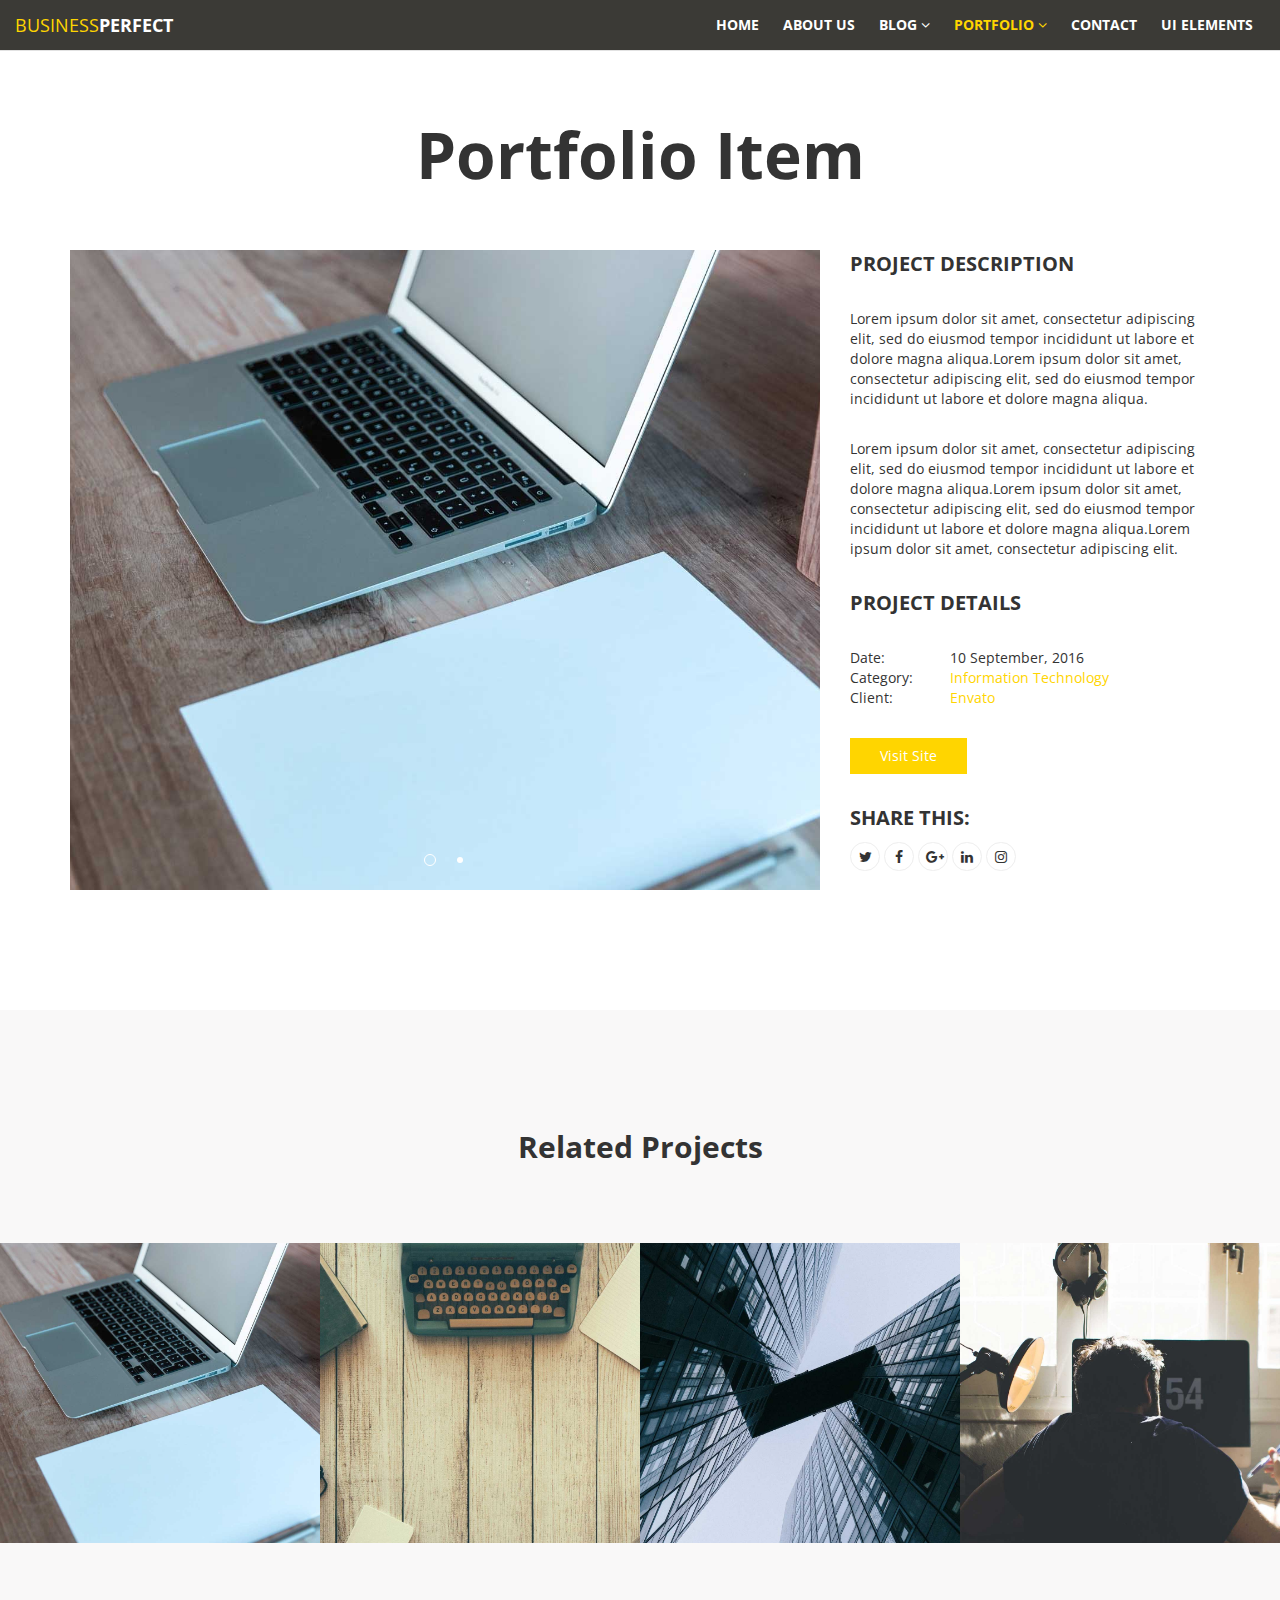
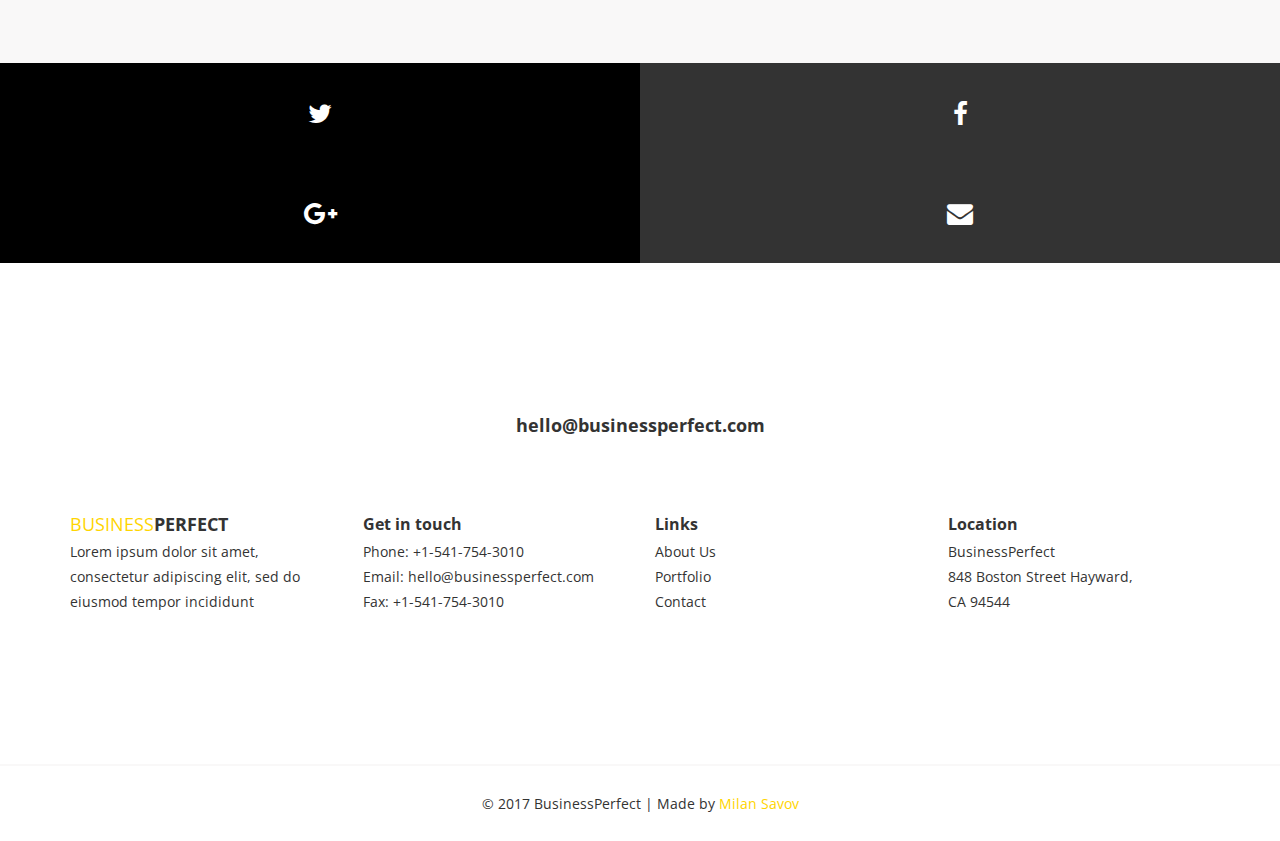
<file: WebApplication2/yasamtakimlari/portfolio-item.html>
<!DOCTYPE html>
<html lang="en">
<head>

    <!-- Basic Page Needs
    ================================================== -->
    <meta http-equiv="Content-Type" content="text/html; charset=utf-8">
    <meta http-equiv="X-UA-Compatible" content="IE=edge">

    <title>Portfolio item | BusinessPerfect</title>

    <meta name="description" content="BusinessPerfect - Freebie HTML/CSS template based on Bootstrap">
    <meta name="author" content="Milan Savov">
    <meta name="keywords" content="html, css, twitter bootstrap, javascript, jquery, responsive">

    <!-- Mobile Specific Metas
    ================================================== -->
    <meta name="viewport" content="width=device-width, minimum-scale=1.0, maximum-scale=1.0">
    <meta name="apple-mobile-web-app-capable" content="yes">

    <!-- Fonts -->
    <link href='http://fonts.googleapis.com/css?family=Open+Sans:400,300,600,700' rel='stylesheet' type='text/css'>
    <link rel="stylesheet" href="http://cdnjs.cloudflare.com/ajax/libs/font-awesome/4.4.0/css/font-awesome.min.css">

    <!-- Favicon
    ================================================== -->
    <link rel="apple-touch-icon" sizes="180x180" href="assets/img/apple-touch-icon.png">
    <link rel="icon" type="image/png" sizes="16x16" href="assets/img/favicon.png">

    <!-- Stylesheets
    ================================================== -->
    <!-- Bootstrap core CSS -->
    <link href="assets/css/bootstrap.min.css" rel="stylesheet">

    <!-- Custom styles for this template -->
    <link href="assets/css/style.css" rel="stylesheet">
    <link href="assets/css/responsive.css" rel="stylesheet">
    <link href="assets/css/colors.css" rel="stylesheet">

    <!-- HTML5 shim and Respond.js IE8 support of HTML5 elements and media queries -->
    <!--[if lt IE 9]>
    <script src="https://oss.maxcdn.com/libs/html5shiv/3.7.0/html5shiv.js"></script>
    <script src="https://oss.maxcdn.com/libs/respond.js/1.4.2/respond.min.js"></script>
    <![endif]-->

</head>
<body>

    <header id="masthead" class="site-header site-header-fill">

        <nav id="primary-navigation" class="site-navigation">

            <div class="container-fluid">

                <div class="navbar-header">
                    
                    <a href="index.html" class="site-title yellow-text">Business<span class="white-text">Perfect</span></a>

                </div><!-- /.navbar-header -->

                <div class="main-menu" id="perfect-navbar-collapse">

                    <ul class="nav navbar-nav navbar-right">

                        <li><a href="index.html">Home</a></li>
                        <li><a href="about-us.html">About Us</a></li>
                        <li class="dropdown">
                            <a href="blog.html" class="dropdown-toggle" data-toggle="dropdown" aria-expanded="false">Blog <i class="fa fa-angle-down hidden-xs" aria-hidden="true"></i></a>
                            <ul class="dropdown-menu">
                                <li><a href="blog-post.html">Blog Post</a></li>
                            </ul><!-- /.dropdown-menu -->
                        </li><!-- /.dropdown -->
                        <li class="dropdown active">
                            <a href="portfolio.html" class="dropdown-toggle" data-toggle="dropdown" aria-expanded="false">Portfolio <i class="fa fa-angle-down hidden-xs" aria-hidden="true"></i></a>
                            <ul class="dropdown-menu">
                                <li class="active"><a href="portfolio-item.html">Portfolio Item</a></li>                              
                            </ul><!-- /.dropdown-menu -->
                        </li><!-- /.dropdown -->
                        <li><a href="contact.html">Contact</a></li>
                        <li><a href="ui-elements.html">UI Elements</a></li>
                        
                    </ul><!-- /.navbar-nav -->

                </div><!-- /.navbar-collapse -->
                
            </div>
                      
        </nav><!-- /.site-navigation -->
        
    </header><!-- /#masthead -->

    <main id="main" class="site-main">

        <section class="site-section-small section-portfolio-item">

            <div class="container">

                <h1 class="section-title-big text-center">Portfolio Item</h1>

                <div class="row">

                    <div class="col-md-8">
                        <div id="PortfolioItemSlider">                
                            <img class="img-carousel" src="assets/img/portfolio-1.jpg" alt="">
                            <img class="img-carousel" src="assets/img/portfolio-2.jpg" alt="">
                        </div><!-- /#PortfolioItemSlider -->   
                    </div>

                    <div class="col-md-4">

                        <p class="small-title mb-30">Project Description</p>

                        <p class="mb-30">Lorem ipsum dolor sit amet, consectetur adipiscing elit, sed do eiusmod tempor incididunt ut labore et dolore magna aliqua.Lorem ipsum dolor sit amet, consectetur adipiscing elit, sed do eiusmod tempor incididunt ut labore et dolore magna aliqua.</p>

                        <p class="mb-30">Lorem ipsum dolor sit amet, consectetur adipiscing elit, sed do eiusmod tempor incididunt ut labore et dolore magna aliqua.Lorem ipsum dolor sit amet, consectetur adipiscing elit, sed do eiusmod tempor incididunt ut labore et dolore magna aliqua.Lorem ipsum dolor sit amet, consectetur adipiscing elit.</p>

                        <p class="small-title mb-30">Project Details</p>                        
                        <ul class="list-unstyled portfolio-date-cat-cl pull-left">
                            <li>Date:</li>
                            <li>Category:</li>
                            <li>Client:</li>
                        </ul>

                        <ul class="list-unstyled portfolio-date-cat-cl pl-100 mb-30">
                            <li>10 September, 2016</li>
                            <li><a href="#">Information Technology</a></li>
                            <li><a href="#">Envato</a></li>
                        </ul>

                        <a href="#" class="btn btn-yellow btn-medium mb-30">Visit Site</a>

                        <div class="social-links">
                            <p class="small-title mb-10">Share This:</p>
                            <a class="twitter-bg" href="#"><i class="fa fa-twitter"></i></a>
                            <a class="facebook-bg" href="#"><i class="fa fa-facebook"></i></a>
                            <a class="google-plus-bg" href="#"><i class="fa fa-google-plus"></i></a>
                            <a class="linkedin-bg" href="#"><i class="fa fa-linkedin"></i></a>
                            <a class="instagram-bg" href="#"><i class="fa fa-instagram"></i></a>
                        </div><!-- /.social-links -->
                        
                    </div>
                    
                </div>
                
            </div>
            
        </section><!-- /.section-portfolio-item -->

        <section class="site-section-small portfolio light-gray-bg">

            <div class="container">
                <h2 class="section-title text-center pb-80">Related Projects</h2>
            </div>

            <div class="container-fluid">

                <div class="row">

                    <div class="col-md-3 col-xs-6">
                        <a class="portfolio-link" href="portfolio-item.html">
                            <img src="assets/img/portfolio-1.jpg" alt="" class="img-carousel">
                            <div class="portfolio-info">
                                <div class="portfolio-info-top">
                                    <h3>Business Perfect item</h3>
                                </div><!-- /.portfolio-info-top -->
                                <div class="portfolio-info-bottom">
                                    <p>Lorem ipsum dolor sit amet, consectetur adipiscing elit. Cras viverra dolor eu nunc porttitor sollicitudin. Maecenas dignissim ultricies pharetra.</p>
                                </div><!-- /.portfolio-info-bottom -->
                            </div><!-- /.portfolio-info  -->
                        </a>
                    </div>
                    <div class="col-md-3 col-xs-6">
                        <a class="portfolio-link"  href="portfolio-item.html">
                            <img src="assets/img/portfolio-2.jpg" alt="" class="img-carousel">
                            <div class="portfolio-info">
                                <div class="portfolio-info-top">
                                    <h3>Business Perfect item</h3>
                                </div><!-- /.portfolio-info-top -->
                                <div class="portfolio-info-bottom">
                                    <p>Lorem ipsum dolor sit amet, consectetur adipiscing elit. Cras viverra dolor eu nunc porttitor sollicitudin. Maecenas dignissim ultricies pharetra.</p>
                                </div><!-- /.portfolio-info-bottom -->
                            </div><!-- /.portfolio-info  -->
                        </a>
                    </div>
                    <div class="col-md-3 col-xs-6">
                        <a class="portfolio-link"  href="portfolio-item.html">
                            <img src="assets/img/portfolio-3.jpg" alt="" class="img-carousel">
                            <div class="portfolio-info">
                                <div class="portfolio-info-top">
                                    <h3>Business Perfect item</h3>
                                </div><!-- /.portfolio-info-top -->
                                <div class="portfolio-info-bottom">
                                    <p>Lorem ipsum dolor sit amet, consectetur adipiscing elit. Cras viverra dolor eu nunc porttitor sollicitudin. Maecenas dignissim ultricies pharetra.</p>
                                </div><!-- /.portfolio-info-bottom -->
                            </div><!-- /.portfolio-info  -->
                        </a>
                    </div>
                    <div class="col-md-3 col-xs-6">
                        <a class="portfolio-link"  href="portfolio-item.html">
                            <img src="assets/img/portfolio-4.jpg" alt="" class="img-carousel">
                            <div class="portfolio-info">
                                <div class="portfolio-info-top">
                                    <h3>Business Perfect item</h3>
                                </div><!-- /.portfolio-info-top -->
                                <div class="portfolio-info-bottom">
                                    <p>Lorem ipsum dolor sit amet, consectetur adipiscing elit. Cras viverra dolor eu nunc porttitor sollicitudin. Maecenas dignissim ultricies pharetra.</p>
                                </div><!-- /.portfolio-info-bottom -->
                            </div><!-- /.portfolio-info  -->
                        </a>
                    </div>

                </div>

            </div>
            
        </section><!-- /.portfolio -->

        <section class="social-networks">

            <div class="container-fluid">

                <div class="row">

                    <a class="white-text black-bg twitter-bg" href="#"><i class="fa fa-twitter" aria-hidden="true"></i></a>
                    <a class="white-text gray-bg facebook-bg" href="#"><i class="fa fa-facebook" aria-hidden="true"></i></a>
                    <a class="white-text black-bg google-plus-bg" href="#"><i class="fa fa-google-plus" aria-hidden="true"></i></a>
                    <a class="white-text gray-bg message-bg" href="#"><i class="fa fa-envelope" aria-hidden="true"></i></a>
 
                </div>
                
            </div>
            
        </section><!-- /.social-networks -->

    </main><!-- /.site-main -->

    <footer id="colophon" class="site-footer">

        <div class="container">

            <div class="email">
                <a href="mailto:hello@businessperfect.com">hello@businessperfect.com</a>
            </div><!-- /.email -->

            <div class="row">

                <div class="col-md-3 col-xs-6">

                    <div class="mb-xs-20">
                        <a href="index.html" class="site-title yellow-text">Business<span>Perfect</span></a>
                        <p class="mb-0">Lorem ipsum dolor sit amet, consectetur adipiscing elit, sed do eiusmod tempor incididunt</p>
                    </div>
                    
                </div>

                <div class="col-md-3 col-xs-6">

                    <div class="mb-xs-20">
                        <h4 class="small-title">Get in touch</h4>
                        <ul class="list-unstyled">
                            <li>Phone: <a href="tel:+15417543010">+1-541-754-3010</a></li>
                            <li>Email: <a href="mailto:hello@businessperfect.com">hello@businessperfect.com</a></li>
                            <li>Fax: <a href="tel:+15417543010">+1-541-754-3010</a></li>
                        </ul><!-- /.list-unstyled -->
                    </div>
                    
                </div>
              
                <div class="col-md-3 col-xs-6">

                    <div class="mb-xs-20">
                        <h4 class="small-title">Links</h4>
                        <ul class="list-unstyled">
                            <li><a href="about-us.html">About Us</a></li>
                            <li><a href="portfolio.html">Portfolio</a></li>
                            <li><a href="contact.html">Contact</a></li>
                        </ul><!-- /.list-unstyled -->
                    </div>
                    
                </div>

                <div class="col-md-3 col-xs-6">

                    <div class="mb-xs-20">
                        <h4 class="small-title">Location</h4>
                        <ul class="list-unstyled">
                            <li>BusinessPerfect</li>
                            <li>848 Boston Street Hayward,</li>
                            <li>CA 94544</li>
                        </ul><!-- /.list-unstyled -->
                    </div>

                </div>

            </div>
            
        </div>

        <div class="copyright">
            <p>&copy; 2017 BusinessPerfect | Made by <a href="http://milansavov.com/" class="yellow-text">Milan Savov</a></p>
        </div><!-- /.copyright -->
        
    </footer><!-- /.site-footer -->

    <!-- Bootstrap core JavaScript
    ================================================== -->
    <!-- Placed at the end of the document so the pages load faster -->
    <script src="https://ajax.googleapis.com/ajax/libs/jquery/3.1.1/jquery.min.js"></script> 
    <script src="assets/js/bootstrap.min.js"></script>
    <script src="assets/js/jquery.slicknav.min.js"></script>
    <script src="assets/js/slick.min.js"></script>
    <script src="assets/js/touchswipe.min.js"></script>
    <script src="assets/js/skrollr.min.js"></script>
    <script src="assets/js/jquery.countTo.min.js"></script>
    <script src="assets/js/script.js"></script>

</body>
</html>
</file>
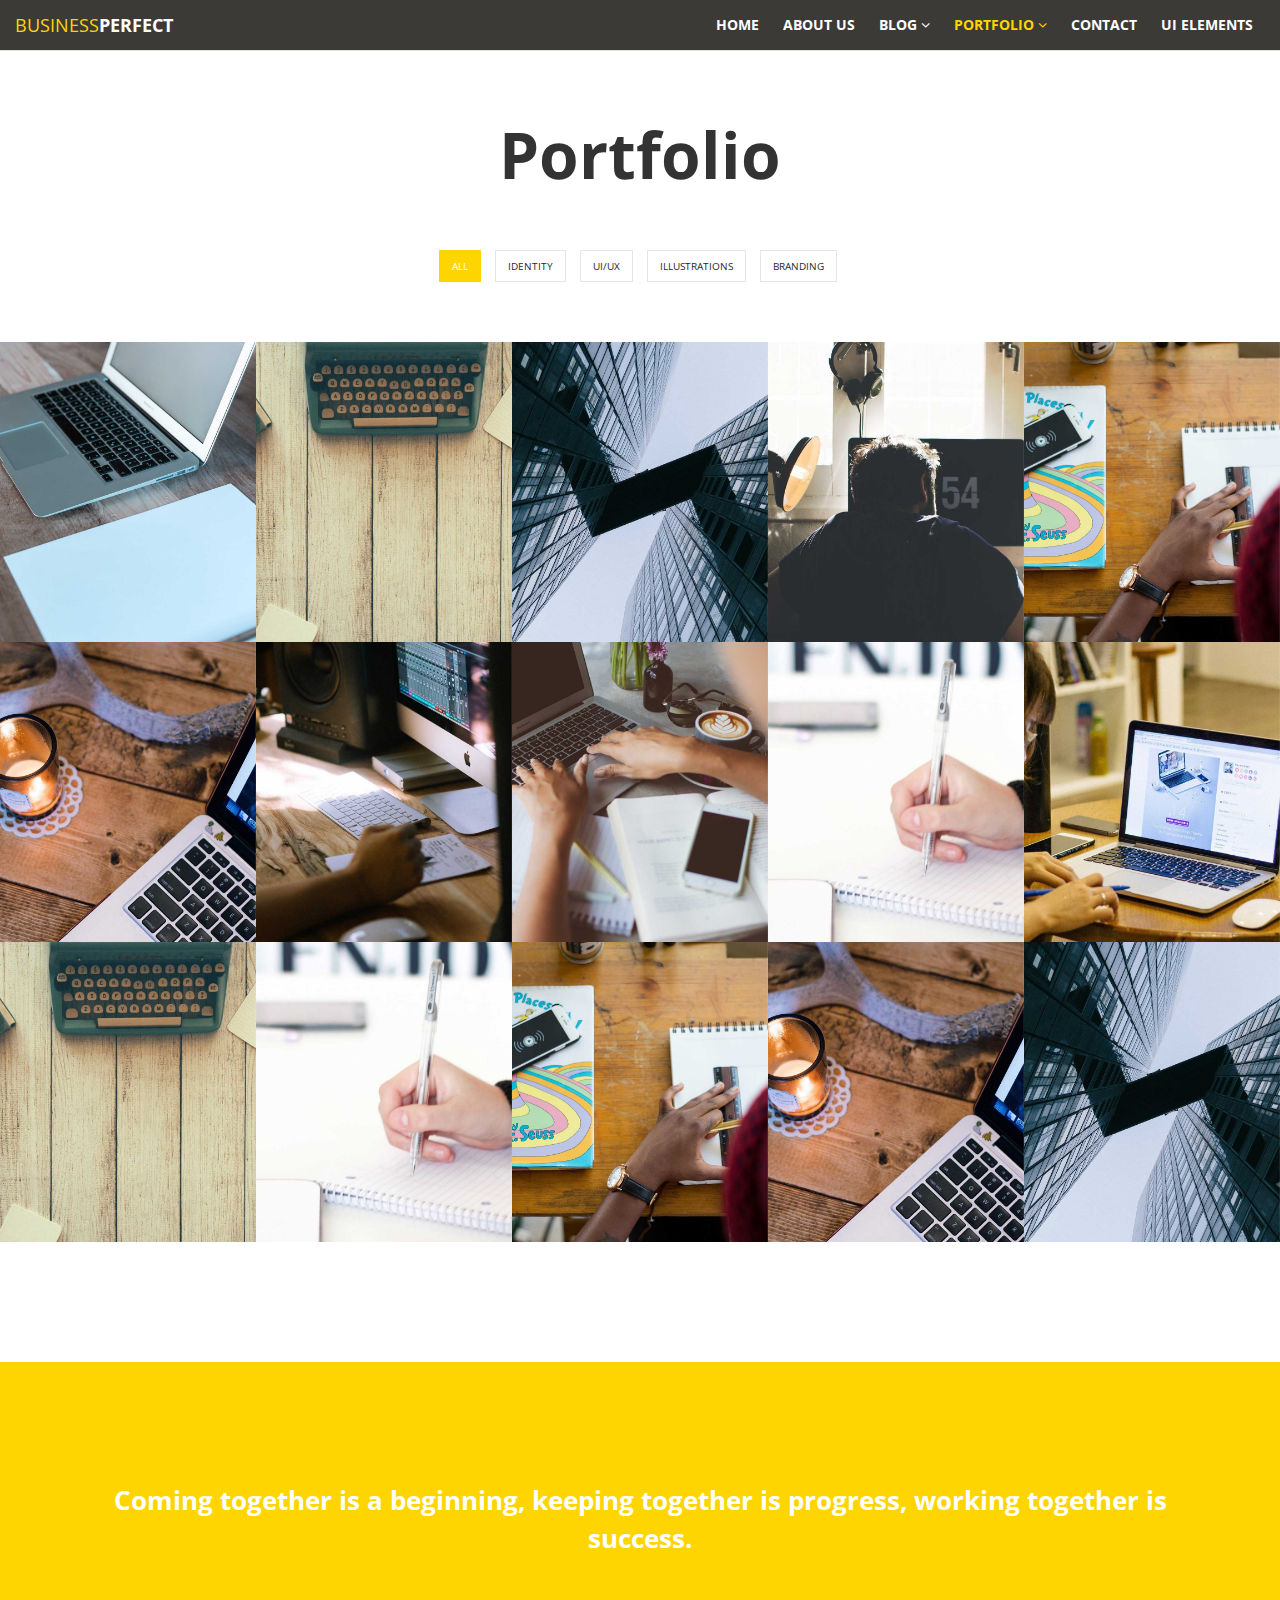
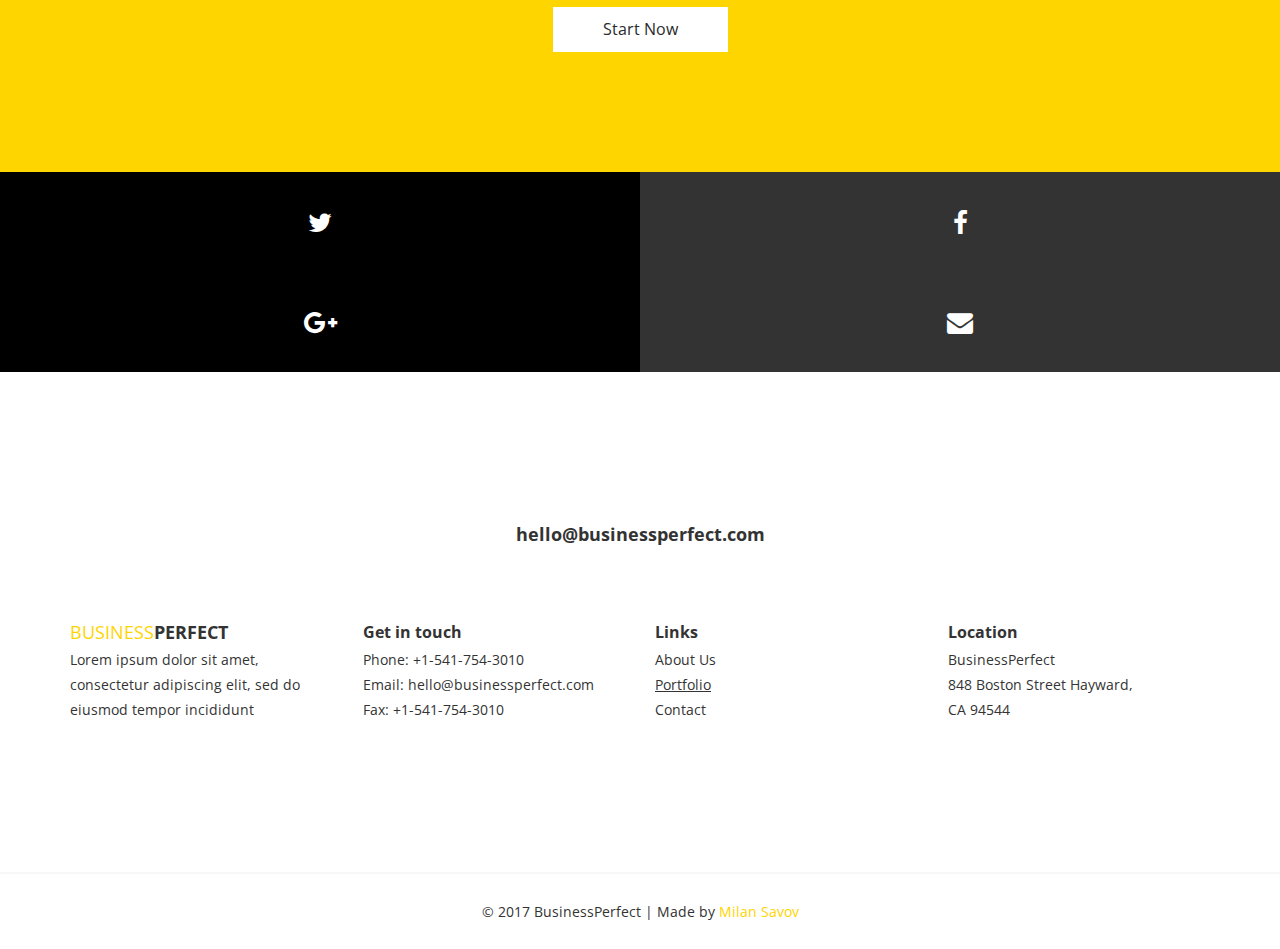
<file: WebApplication2/yasamtakimlari/portfolio.html>
<!DOCTYPE html>
<html lang="en">
<head>

    <!-- Basic Page Needs
    ================================================== -->
    <meta http-equiv="Content-Type" content="text/html; charset=utf-8">
    <meta http-equiv="X-UA-Compatible" content="IE=edge">

    <title>Portfolio | BusinessPerfect</title>

    <meta name="description" content="BusinessPerfect - Freebie HTML/CSS template based on Bootstrap">
    <meta name="author" content="Milan Savov">
    <meta name="keywords" content="html, css, twitter bootstrap, javascript, jquery, responsive">

    <!-- Mobile Specific Metas
    ================================================== -->
    <meta name="viewport" content="width=device-width, minimum-scale=1.0, maximum-scale=1.0">
    <meta name="apple-mobile-web-app-capable" content="yes">

    <!-- Fonts -->
    <link href='http://fonts.googleapis.com/css?family=Open+Sans:400,300,600,700' rel='stylesheet' type='text/css'>
    <link rel="stylesheet" href="http://cdnjs.cloudflare.com/ajax/libs/font-awesome/4.4.0/css/font-awesome.min.css">
    
    <!-- Favicon
    ================================================== -->
    <link rel="apple-touch-icon" sizes="180x180" href="assets/img/apple-touch-icon.png">
    <link rel="icon" type="image/png" sizes="16x16" href="assets/img/favicon.png">

    <!-- Stylesheets
    ================================================== -->
    <!-- Bootstrap core CSS -->
    <link href="assets/css/bootstrap.min.css" rel="stylesheet">    

    <!-- Custom styles for this template -->
    <link href="assets/css/style.css" rel="stylesheet">
    <link href="assets/css/responsive.css" rel="stylesheet">
    <link href="assets/css/colors.css" rel="stylesheet">

    <!-- HTML5 shim and Respond.js IE8 support of HTML5 elements and media queries -->
    <!--[if lt IE 9]>
    <script src="https://oss.maxcdn.com/libs/html5shiv/3.7.0/html5shiv.js"></script>
    <script src="https://oss.maxcdn.com/libs/respond.js/1.4.2/respond.min.js"></script>
    <![endif]-->

</head>
<body>

    <header id="masthead" class="site-header site-header-fill">

        <nav id="primary-navigation" class="site-navigation">

            <div class="container-fluid">

                <div class="navbar-header">
                    
                    <a href="index.html" class="site-title yellow-text">Business<span class="white-text">Perfect</span></a>

                </div><!-- /.navbar-header -->

                <div class="main-menu" id="perfect-navbar-collapse">

                    <ul class="nav navbar-nav navbar-right">

                        <li><a href="index.html">Home</a></li>
                        <li><a href="about-us.html">About Us</a></li>
                        <li class="dropdown">
                            <a href="blog.html" class="dropdown-toggle" data-toggle="dropdown" aria-expanded="false">Blog <i class="fa fa-angle-down hidden-xs" aria-hidden="true"></i></a>
                            <ul class="dropdown-menu">
                                <li><a href="blog-post.html">Blog Post</a></li>
                            </ul><!-- /.dropdown-menu -->
                        </li><!-- /.dropdown -->
                        <li class="dropdown active">
                            <a href="portfolio.html" class="dropdown-toggle" data-toggle="dropdown" aria-expanded="false">Portfolio <i class="fa fa-angle-down hidden-xs" aria-hidden="true"></i></a>
                            <ul class="dropdown-menu">
                                <li><a href="portfolio-item.html">Portfolio Item</a></li>                              
                            </ul><!-- /.dropdown-menu -->
                        </li><!-- /.dropdown -->
                        <li><a href="contact.html">Contact</a></li>
                        <li><a href="ui-elements.html">UI Elements</a></li>
                        
                    </ul><!-- /.navbar-nav -->

                </div><!-- /.navbar-collapse -->
                
            </div>
                      
        </nav><!-- /.site-navigation -->
        
    </header><!-- /#masthead -->

    <main id="main" class="site-main">

        <section class="site-section-small portfolio">

            <div class="container">
                <h1 class="section-title-big text-center">Portfolio</h1>
            </div>

            <div class="container-fluid">

                <ul class="portfolio-sorting list-inline text-center">
                    <li><a href="#" class="btn btn-transparent active" data-group="all">All</a></li>
                    <li><a href="#" class="btn btn-transparent" data-group="identity">Identity</a></li>
                    <li><a href="#" class="btn btn-transparent" data-group="uiux">UI/UX</a></li>
                    <li><a href="#" class="btn btn-transparent" data-group="illustrations">Illustrations</a></li>
                    <li><a href="#" class="btn btn-transparent" data-group="branding">Branding</a></li>
                </ul><!-- /.portfolio-sorting  -->

            	<div class="row" id="grid">
            		
            		<div class="col-lg-fifth col-md-3 col-sm-4 col-xs-6" data-groups='["uiux"]'>
                        <a class="portfolio-link" href="portfolio-item.html">
                            <img src="assets/img/portfolio-1.jpg" alt="" class="img-carousel">
                            <div class="portfolio-info">
                                <div class="portfolio-info-top">
                                    <h3>Business Perfect item</h3>
                                </div><!-- /.portfolio-info-top -->
                                <div class="portfolio-info-bottom">
                                    <p>Lorem ipsum dolor sit amet, consectetur adipiscing elit. Cras viverra dolor eu nunc porttitor sollicitudin. Maecenas dignissim ultricies pharetra.</p>
                                </div><!-- /.portfolio-info-bottom -->
                            </div><!-- /.portfolio-info  -->
                        </a>
                    </div><!-- /.col-lg-fifth  -->
                    <div class="col-lg-fifth col-md-3 col-sm-4 col-xs-6" data-groups='["branding"]'>
                        <a class="portfolio-link" href="portfolio-item.html">
                            <img src="assets/img/portfolio-2.jpg" alt="" class="img-carousel">
                            <div class="portfolio-info">
                                <div class="portfolio-info-top">
                                    <h3>Business Perfect item</h3>
                                </div><!-- /.portfolio-info-top -->
                                <div class="portfolio-info-bottom">
                                    <p>Lorem ipsum dolor sit amet, consectetur adipiscing elit. Cras viverra dolor eu nunc porttitor sollicitudin. Maecenas dignissim ultricies pharetra.</p>
                                </div><!-- /.portfolio-info-bottom -->
                            </div><!-- /.portfolio-info  -->
                        </a>
                    </div><!-- /.col-lg-fifth  -->
                    <div class="col-lg-fifth col-md-3 col-sm-4 col-xs-6" data-groups='["identity"]'>
                        <a class="portfolio-link" href="portfolio-item.html">
                            <img src="assets/img/portfolio-3.jpg" alt="" class="img-carousel">
                            <div class="portfolio-info">
                                <div class="portfolio-info-top">
                                    <h3>Business Perfect item</h3>
                                </div><!-- /.portfolio-info-top -->
                                <div class="portfolio-info-bottom">
                                    <p>Lorem ipsum dolor sit amet, consectetur adipiscing elit. Cras viverra dolor eu nunc porttitor sollicitudin. Maecenas dignissim ultricies pharetra.</p>
                                </div><!-- /.portfolio-info-bottom -->
                            </div><!-- /.portfolio-info  -->
                        </a>
                    </div><!-- /.col-lg-fifth  -->
                    <div class="col-lg-fifth col-md-3 col-sm-4 col-xs-6" data-groups='["uiux"]'>
                        <a class="portfolio-link" href="portfolio-item.html">
                            <img src="assets/img/portfolio-4.jpg" alt="" class="img-carousel">
                            <div class="portfolio-info">
                                <div class="portfolio-info-top">
                                    <h3>Business Perfect item</h3>
                                </div><!-- /.portfolio-info-top -->
                                <div class="portfolio-info-bottom">
                                    <p>Lorem ipsum dolor sit amet, consectetur adipiscing elit. Cras viverra dolor eu nunc porttitor sollicitudin. Maecenas dignissim ultricies pharetra.</p>
                                </div><!-- /.portfolio-info-bottom -->
                            </div><!-- /.portfolio-info  -->
                        </a>
                    </div><!-- /.col-lg-fifth  -->
                    <div class="col-lg-fifth col-md-3 col-sm-4 col-xs-6" data-groups='["illustrations"]'>
                        <a class="portfolio-link" href="portfolio-item.html">
                            <img src="assets/img/portfolio-5.jpg" alt="" class="img-carousel">
                            <div class="portfolio-info">
                                <div class="portfolio-info-top">
                                    <h3>Business Perfect item</h3>
                                </div><!-- /.portfolio-info-top -->
                                <div class="portfolio-info-bottom">
                                    <p>Lorem ipsum dolor sit amet, consectetur adipiscing elit. Cras viverra dolor eu nunc porttitor sollicitudin. Maecenas dignissim ultricies pharetra.</p>
                                </div><!-- /.portfolio-info-bottom -->
                            </div><!-- /.portfolio-info  -->
                        </a>
                    </div><!-- /.col-lg-fifth  -->
                    <div class="col-lg-fifth col-md-3 col-sm-4 col-xs-6" data-groups='["identity"]'>
                        <a class="portfolio-link" href="portfolio-item.html">
                            <img src="assets/img/portfolio-6.jpg" alt="" class="img-carousel">
                            <div class="portfolio-info">
                                <div class="portfolio-info-top">
                                    <h3>Business Perfect item</h3>
                                </div><!-- /.portfolio-info-top -->
                                <div class="portfolio-info-bottom">
                                    <p>Lorem ipsum dolor sit amet, consectetur adipiscing elit. Cras viverra dolor eu nunc porttitor sollicitudin. Maecenas dignissim ultricies pharetra.</p>
                                </div><!-- /.portfolio-info-bottom -->
                            </div><!-- /.portfolio-info  -->
                        </a>
                    </div><!-- /.col-lg-fifth  -->
                    <div class="col-lg-fifth col-md-3 col-sm-4 col-xs-6" data-groups='["uiux"]'>
                        <a class="portfolio-link" href="portfolio-item.html">
                            <img src="assets/img/portfolio-7.jpg" alt="" class="img-carousel">
                            <div class="portfolio-info">
                                <div class="portfolio-info-top">
                                    <h3>Business Perfect item</h3>
                                </div><!-- /.portfolio-info-top -->
                                <div class="portfolio-info-bottom">
                                    <p>Lorem ipsum dolor sit amet, consectetur adipiscing elit. Cras viverra dolor eu nunc porttitor sollicitudin. Maecenas dignissim ultricies pharetra.</p>
                                </div><!-- /.portfolio-info-bottom -->
                            </div><!-- /.portfolio-info  -->
                        </a>
                    </div><!-- /.col-lg-fifth  -->
                    <div class="col-lg-fifth col-md-3 col-sm-4 col-xs-6" data-groups='["branding"]'>
                        <a class="portfolio-link" href="portfolio-item.html">
                            <img src="assets/img/portfolio-8.jpg" alt="" class="img-carousel">
                            <div class="portfolio-info">
                                <div class="portfolio-info-top">
                                    <h3>Business Perfect item</h3>
                                </div><!-- /.portfolio-info-top -->
                                <div class="portfolio-info-bottom">
                                    <p>Lorem ipsum dolor sit amet, consectetur adipiscing elit. Cras viverra dolor eu nunc porttitor sollicitudin. Maecenas dignissim ultricies pharetra.</p>
                                </div><!-- /.portfolio-info-bottom -->
                            </div><!-- /.portfolio-info  -->
                        </a>
                    </div><!-- /.col-lg-fifth  -->
                    <div class="col-lg-fifth col-md-3 col-sm-4 col-xs-6" data-groups='["uiux"]'>
                        <a class="portfolio-link" href="portfolio-item.html">
                            <img src="assets/img/portfolio-9.jpg" alt="" class="img-carousel">
                            <div class="portfolio-info">
                                <div class="portfolio-info-top">
                                    <h3>Business Perfect item</h3>
                                </div><!-- /.portfolio-info-top -->
                                <div class="portfolio-info-bottom">
                                    <p>Lorem ipsum dolor sit amet, consectetur adipiscing elit. Cras viverra dolor eu nunc porttitor sollicitudin. Maecenas dignissim ultricies pharetra.</p>
                                </div><!-- /.portfolio-info-bottom -->
                            </div><!-- /.portfolio-info  -->
                        </a>
                    </div><!-- /.col-lg-fifth  -->
                    <div class="col-lg-fifth col-md-3 col-sm-4 col-xs-6" data-groups='["branding"]'>
                        <a class="portfolio-link" href="portfolio-item.html">
                            <img src="assets/img/portfolio-10.jpg" alt="" class="img-carousel">
                            <div class="portfolio-info">
                                <div class="portfolio-info-top">
                                    <h3>Business Perfect item</h3>
                                </div><!-- /.portfolio-info-top -->
                                <div class="portfolio-info-bottom">
                                    <p>Lorem ipsum dolor sit amet, consectetur adipiscing elit. Cras viverra dolor eu nunc porttitor sollicitudin. Maecenas dignissim ultricies pharetra.</p>
                                </div><!-- /.portfolio-info-bottom -->
                            </div><!-- /.portfolio-info  -->
                        </a>
                    </div><!-- /.col-lg-fifth  -->
                    <div class="col-lg-fifth col-md-3 col-sm-4 col-xs-6" data-groups='["illustrations"]'>
                        <a class="portfolio-link" href="portfolio-item.html">
                            <img src="assets/img/portfolio-2.jpg" alt="" class="img-carousel">
                            <div class="portfolio-info">
                                <div class="portfolio-info-top">
                                    <h3>Business Perfect item</h3>
                                </div><!-- /.portfolio-info-top -->
                                <div class="portfolio-info-bottom">
                                    <p>Lorem ipsum dolor sit amet, consectetur adipiscing elit. Cras viverra dolor eu nunc porttitor sollicitudin. Maecenas dignissim ultricies pharetra.</p>
                                </div><!-- /.portfolio-info-bottom -->
                            </div><!-- /.portfolio-info  -->
                        </a>
                    </div><!-- /.col-lg-fifth  -->
                    <div class="col-lg-fifth col-md-3 col-sm-4 col-xs-6" data-groups='["illustrations"]'>
                        <a class="portfolio-link" href="portfolio-item.html">
                            <img src="assets/img/portfolio-9.jpg" alt="" class="img-carousel">
                            <div class="portfolio-info">
                                <div class="portfolio-info-top">
                                    <h3>Business Perfect item</h3>
                                </div><!-- /.portfolio-info-top -->
                                <div class="portfolio-info-bottom">
                                    <p>Lorem ipsum dolor sit amet, consectetur adipiscing elit. Cras viverra dolor eu nunc porttitor sollicitudin. Maecenas dignissim ultricies pharetra.</p>
                                </div><!-- /.portfolio-info-bottom -->
                            </div><!-- /.portfolio-info  -->
                        </a>
                    </div><!-- /.col-lg-fifth  -->
                    <div class="col-lg-fifth col-md-3 col-sm-4 col-xs-6" data-groups='["identity"]'>
                        <a class="portfolio-link" href="portfolio-item.html">
                            <img src="assets/img/portfolio-5.jpg" alt="" class="img-carousel">
                            <div class="portfolio-info">
                                <div class="portfolio-info-top">
                                    <h3>Business Perfect item</h3>
                                </div><!-- /.portfolio-info-top -->
                                <div class="portfolio-info-bottom">
                                    <p>Lorem ipsum dolor sit amet, consectetur adipiscing elit. Cras viverra dolor eu nunc porttitor sollicitudin. Maecenas dignissim ultricies pharetra.</p>
                                </div><!-- /.portfolio-info-bottom -->
                            </div><!-- /.portfolio-info  -->
                        </a>
                    </div><!-- /.col-lg-fifth  -->
                    <div class="col-lg-fifth col-md-3 col-sm-4 col-xs-6" data-groups='["branding"]'>
                        <a class="portfolio-link" href="portfolio-item.html">
                            <img src="assets/img/portfolio-6.jpg" alt="" class="img-carousel">
                            <div class="portfolio-info">
                                <div class="portfolio-info-top">
                                    <h3>Business Perfect item</h3>
                                </div><!-- /.portfolio-info-top -->
                                <div class="portfolio-info-bottom">
                                    <p>Lorem ipsum dolor sit amet, consectetur adipiscing elit. Cras viverra dolor eu nunc porttitor sollicitudin. Maecenas dignissim ultricies pharetra.</p>
                                </div><!-- /.portfolio-info-bottom -->
                            </div><!-- /.portfolio-info  -->
                        </a>
                    </div><!-- /.col-lg-fifth  -->
                    <div class="col-lg-fifth col-md-3 col-sm-4 col-xs-6" data-groups='["illustrations"]'>
                        <a class="portfolio-link" href="portfolio-item.html">
                            <img src="assets/img/portfolio-3.jpg" alt="" class="img-carousel">
                            <div class="portfolio-info">
                                <div class="portfolio-info-top">
                                    <h3>Business Perfect item</h3>
                                </div><!-- /.portfolio-info-top -->
                                <div class="portfolio-info-bottom">
                                    <p>Lorem ipsum dolor sit amet, consectetur adipiscing elit. Cras viverra dolor eu nunc porttitor sollicitudin. Maecenas dignissim ultricies pharetra.</p>
                                </div><!-- /.portfolio-info-bottom -->
                            </div><!-- /.portfolio-info  -->
                        </a>
                    </div><!-- /.col-lg-fifth  -->

            	</div><!-- /#grid -->

            </div>
            
        </section><!-- /.portfolio -->

        <section class="site-section-small section-work-with-us yellow-bg text-center">

            <div class="container">

                <p class="section-title-small white-text mb-50">Coming together is a beginning, keeping together is progress, working together is success.</p>
                <a class="btn" href="#">Start Now</a>

            </div>
            
        </section><!-- /.section-work-with-us -->

        <section class="social-networks">

            <div class="container-fluid">

                <div class="row">

                    <a class="white-text black-bg twitter-bg" href="#"><i class="fa fa-twitter" aria-hidden="true"></i></a>
                    <a class="white-text gray-bg facebook-bg" href="#"><i class="fa fa-facebook" aria-hidden="true"></i></a>
                    <a class="white-text black-bg google-plus-bg" href="#"><i class="fa fa-google-plus" aria-hidden="true"></i></a>
                    <a class="white-text gray-bg message-bg" href="#"><i class="fa fa-envelope" aria-hidden="true"></i></a>
 
                </div>
                
            </div>
            
        </section><!-- /.social-networks -->

    </main><!-- /.site-main -->

    <footer id="colophon" class="site-footer">

        <div class="container">

            <div class="email">
                <a href="mailto:hello@businessperfect.com">hello@businessperfect.com</a>
            </div><!-- /.email -->

            <div class="row">

                <div class="col-md-3 col-xs-6">

                    <div class="mb-xs-20">
                        <a href="index.html" class="site-title yellow-text">Business<span>Perfect</span></a>
                        <p class="mb-0">Lorem ipsum dolor sit amet, consectetur adipiscing elit, sed do eiusmod tempor incididunt</p>
                    </div>
                    
                </div>

                <div class="col-md-3 col-xs-6">

                    <div class="mb-xs-20">
                        <h4 class="small-title">Get in touch</h4>
                        <ul class="list-unstyled">
                            <li>Phone: <a href="tel:+15417543010">+1-541-754-3010</a></li>
                            <li>Email: <a href="mailto:hello@businessperfect.com">hello@businessperfect.com</a></li>
                            <li>Fax: <a href="tel:+15417543010">+1-541-754-3010</a></li>
                        </ul><!-- /.list-unstyled -->
                    </div>
                    
                </div>
              
                <div class="col-md-3 col-xs-6">

                    <div class="mb-xs-20">
                        <h4 class="small-title">Links</h4>
                        <ul class="list-unstyled">
                            <li><a href="about-us.html">About Us</a></li>
                            <li class="active"><a href="portfolio.html">Portfolio</a></li>
                            <li><a href="contact.html">Contact</a></li>
                        </ul><!-- /.list-unstyled -->
                    </div>
                    
                </div>

                <div class="col-md-3 col-xs-6">

                    <div class="mb-xs-20">
                        <h4 class="small-title">Location</h4>
                        <ul class="list-unstyled">
                            <li>BusinessPerfect</li>
                            <li>848 Boston Street Hayward,</li>
                            <li>CA 94544</li>
                        </ul><!-- /.list-unstyled -->
                    </div>

                </div>

            </div>
            
        </div>

        <div class="copyright">
            <p>&copy; 2017 BusinessPerfect | Made by <a href="http://milansavov.com/" class="yellow-text">Milan Savov</a></p>
        </div><!-- /.copyright -->
        
    </footer><!-- /.site-footer -->

    <!-- Bootstrap core JavaScript
    ================================================== -->
    <!-- Placed at the end of the document so the pages load faster -->
    <script src="https://ajax.googleapis.com/ajax/libs/jquery/3.1.1/jquery.min.js"></script> 
    <script src="assets/js/bootstrap.min.js"></script>
    <script src="assets/js/jquery.slicknav.min.js"></script>
    <script src="assets/js/slick.min.js"></script>
    <script src="assets/js/skrollr.min.js"></script>
    <script src="assets/js/jquery.countTo.min.js"></script>
    <script src="assets/js/jquery.shuffle.min.js"></script>
    <script src="assets/js/script.js"></script>

</body>
</html>
</file>
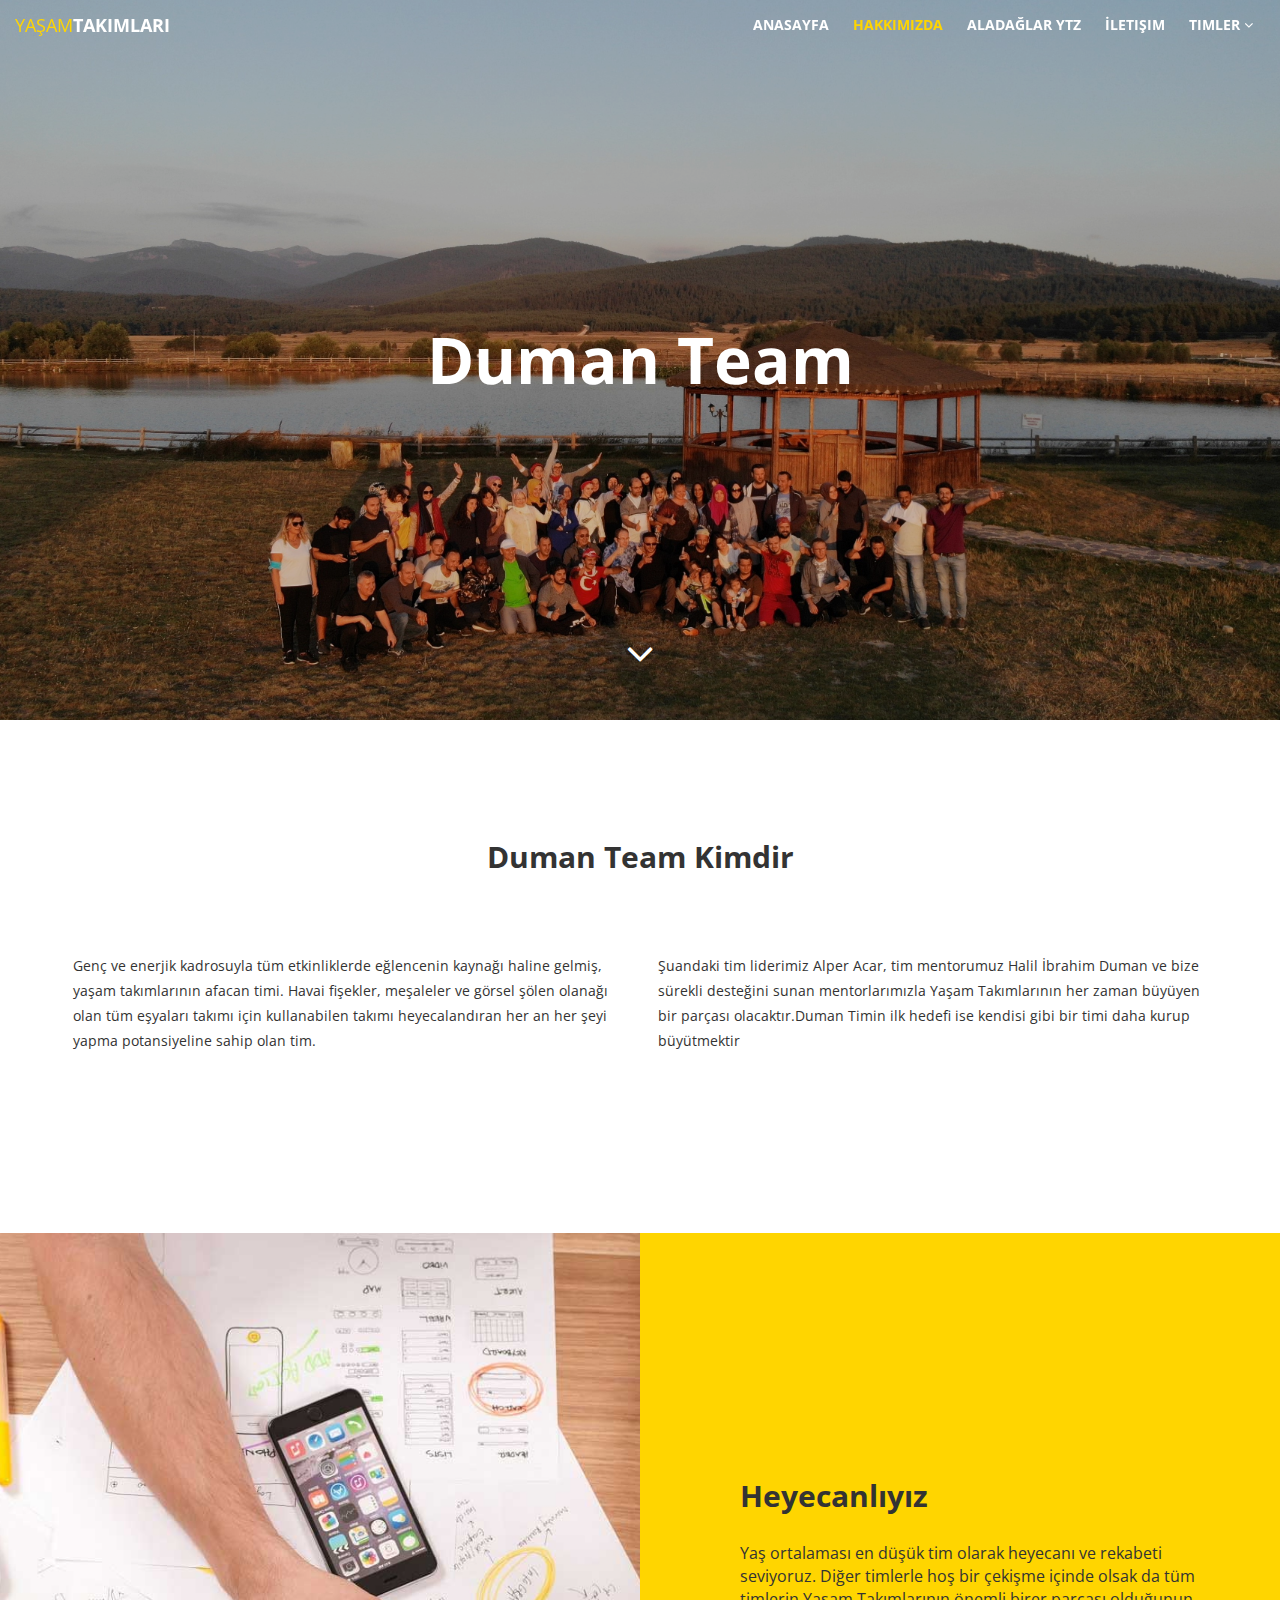
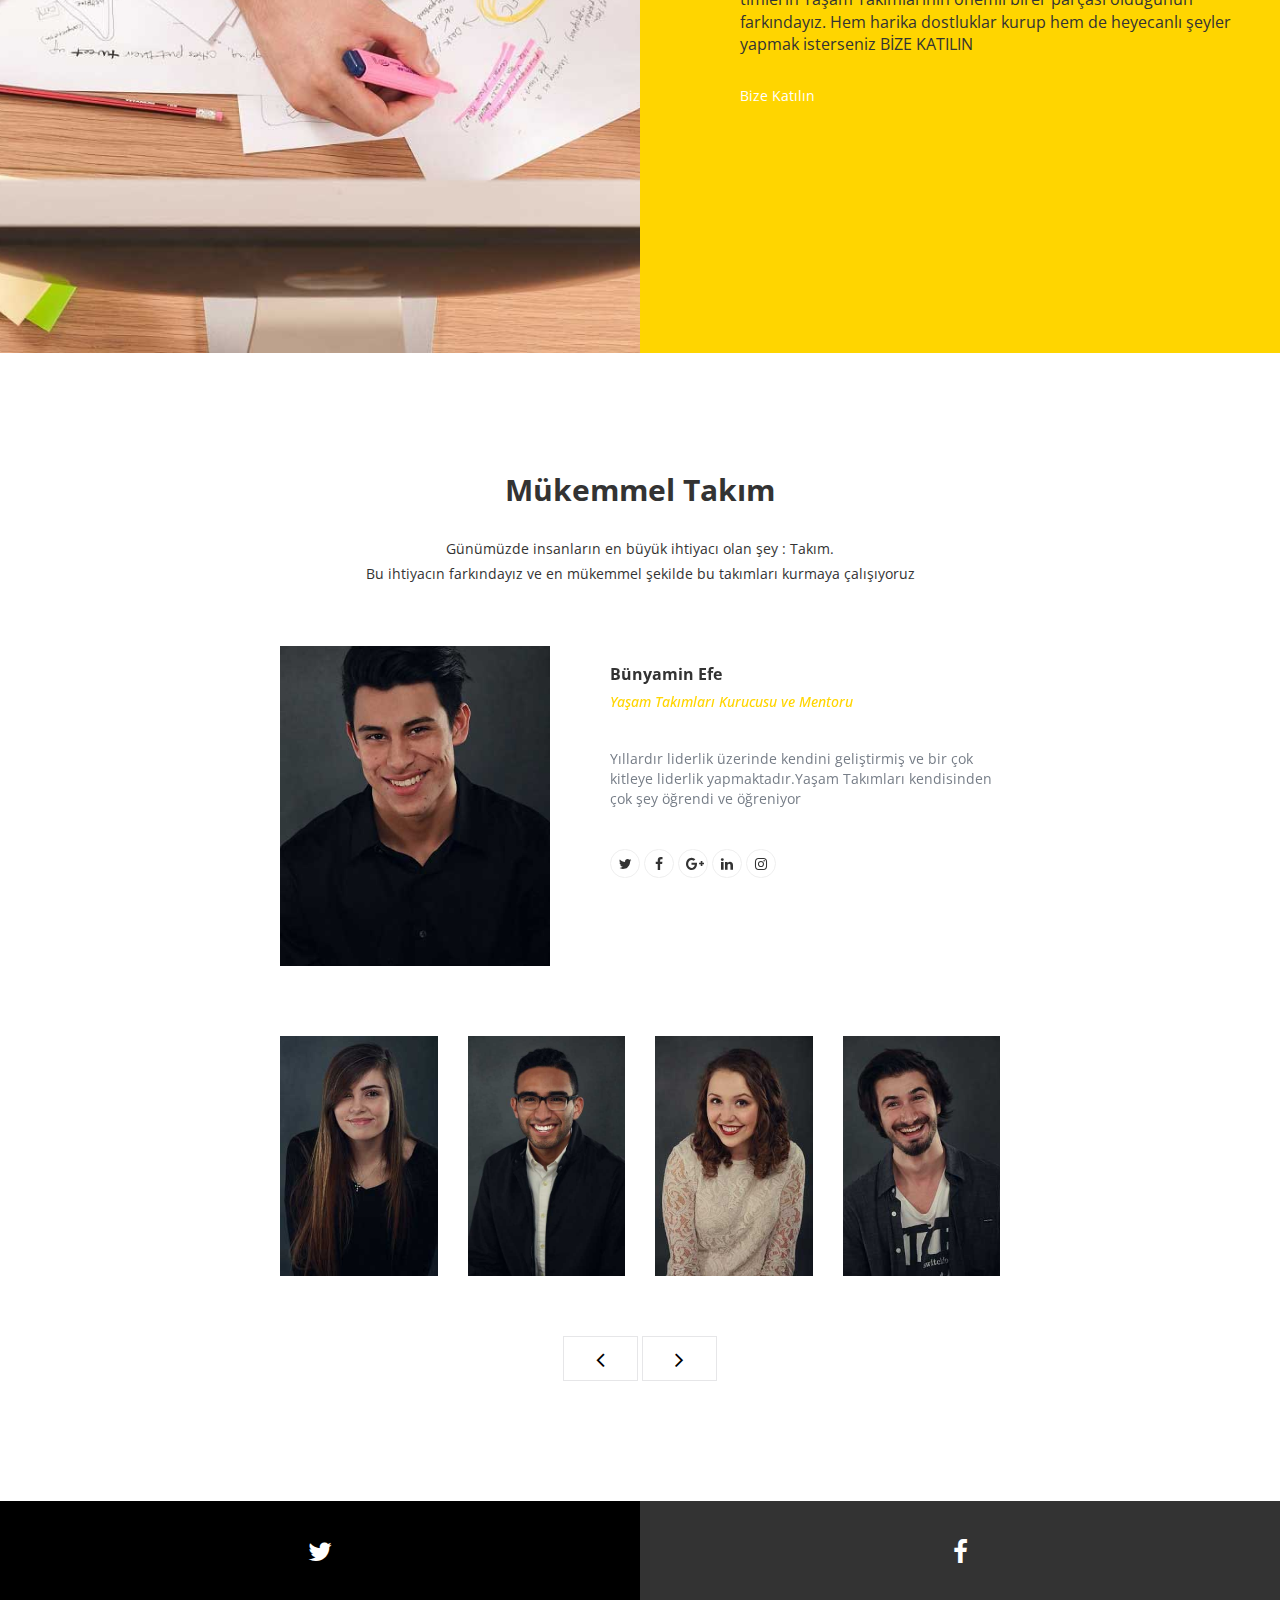
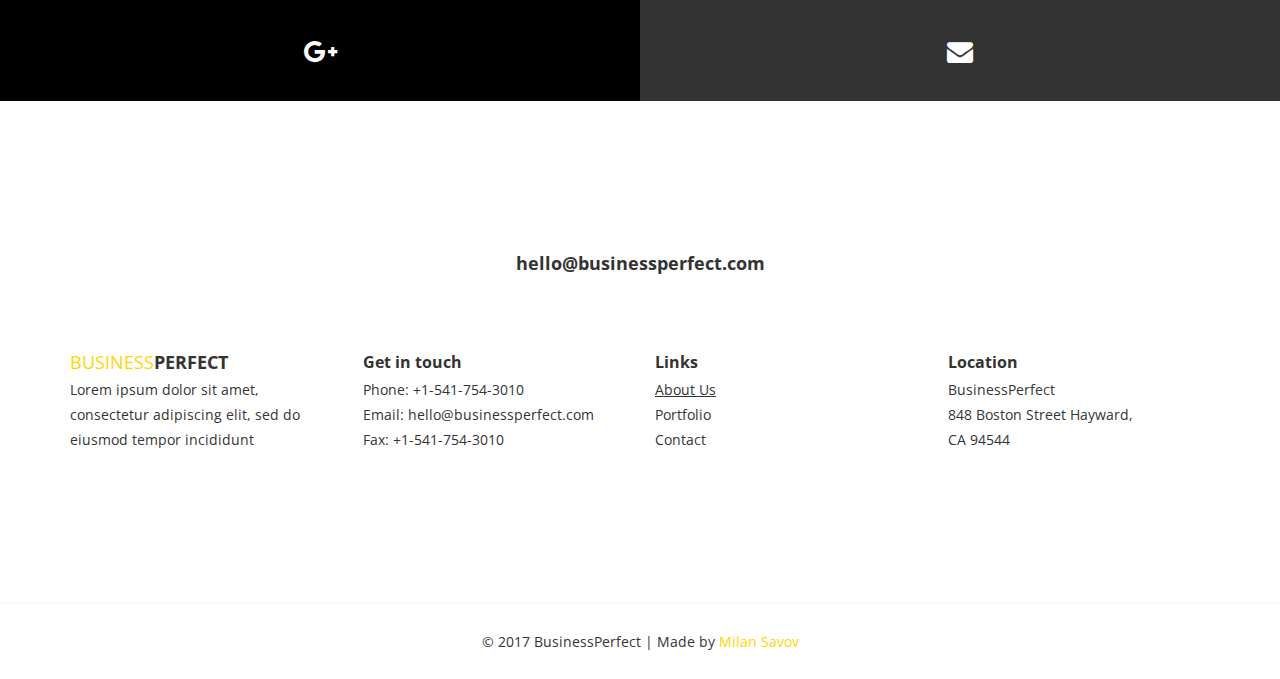
<file: WebApplication2/yasamtakimlari/Team-Amazon.html>
<!DOCTYPE html>
<html lang="en">
<head>

    <!-- Basic Page Needs
    ================================================== -->
    <meta http-equiv="Content-Type" content="text/html; charset=utf-8">
    <meta http-equiv="X-UA-Compatible" content="IE=edge">

    <title>Duman Team | Yaşam Takımları</title>

    <meta name="description" content="BusinessPerfect - Freebie HTML/CSS template based on Bootstrap">
    <meta name="author" content="Milan Savov">
    <meta name="keywords" content="html, css, twitter bootstrap, javascript, jquery, responsive">

    <!-- Mobile Specific Metas
    ================================================== -->
    <meta name="viewport" content="width=device-width, minimum-scale=1.0, maximum-scale=1.0">
    <meta name="apple-mobile-web-app-capable" content="yes">

    <!-- Fonts -->
    <link href='http://fonts.googleapis.com/css?family=Open+Sans:400,300,600,700' rel='stylesheet' type='text/css'>
    <link rel="stylesheet" href="http://cdnjs.cloudflare.com/ajax/libs/font-awesome/4.4.0/css/font-awesome.min.css">

    <!-- Favicon
    ================================================== -->
    <link rel="apple-touch-icon" sizes="180x180" href="assets/img/apple-touch-icon.png">
    <link rel="icon" type="image/png" sizes="16x16" href="assets/img/favicon.png">

    <!-- Stylesheets
    ================================================== -->
    <!-- Bootstrap core CSS -->
    <link href="assets/css/bootstrap.min.css" rel="stylesheet">    

    <!-- Custom styles for this template -->
    <link href="assets/css/style.css" rel="stylesheet">
    <link href="assets/css/responsive.css" rel="stylesheet">
    <link href="assets/css/colors.css" rel="stylesheet">

    <!-- HTML5 shim and Respond.js IE8 support of HTML5 elements and media queries -->
    <!--[if lt IE 9]>
    <script src="https://oss.maxcdn.com/libs/html5shiv/3.7.0/html5shiv.js"></script>
    <script src="https://oss.maxcdn.com/libs/respond.js/1.4.2/respond.min.js"></script>
    <![endif]-->

</head>
<body>

    <header id="masthead" class="site-header" data-anchor-target=".hero" data-top="background: rgba(59,58,54,0); border-bottom-color: rgba(226,226,226,0);" data-top-bottom="background: rgba(59,58,54,1); border-bottom-color: rgba(226,226,226,1);">

        <nav id="primary-navigation" class="site-navigation">

            <div class="container-fluid">

                <div class="navbar-header">
                    
                    <a href="index.html" class="site-title yellow-text">Yaşam<span class="white-text">Takımları</span></a>

                </div><!-- /.navbar-header -->

                <div class="main-menu" id="perfect-navbar-collapse">

                    <ul class="nav navbar-nav navbar-right">

                        <li ><a href="index.html">Anasayfa</a></li>
                        <li class="active"><a href="about-us.html" >Hakkımızda</a></li>
                        <li><a href="about-us.html">Aladağlar YTZ</a></li>
                        <li><a href="contact.html">İletişim</a></li>
                        <li class="dropdown">
                            <a href="blog.html" class="dropdown-toggle" data-toggle="dropdown" aria-expanded="false">Timler <i class="fa fa-angle-down hidden-xs" aria-hidden="true"></i></a>
                            <ul class="dropdown-menu">
                                <li><a href="blog-post.html">Duman</a></li>
                            </ul><!-- /.dropdown-menu -->
                        </li><!-- /.dropdown -->
                        
                    </ul><!-- /.navbar-nav -->

                </div><!-- /.navbar-collapse -->
                
            </div>
                      
        </nav><!-- /.site-navigation -->
        
    </header><!-- /#masthead -->

    <div class="hero hero-max-720 hero-about-us background-overlay">

        <div class="hero-text">
            <h1 class="white-text">Duman Team</h1>
        </div> <!-- /.hero-text -->
        <div class="hero-arrow">
             <a class="scrollTo" href="#"><i class="fa fa-angle-down" aria-hidden="true"></i></a>
        </div><!-- /.hero-arrow -->

    </div><!-- /.hero -->

    <main id="main" class="site-main">

        <section class="site-section-small section-who-we-are">

            <div class="container">

                <h2 class="section-title text-center pb-80">Duman Team Kimdir</h2>

                <div class="row">

                    <div class="col-sm-6">
                        <p class="section-text">Genç ve enerjik kadrosuyla tüm etkinliklerde eğlencenin kaynağı haline gelmiş, yaşam takımlarının afacan timi. Havai fişekler, meşaleler ve görsel şölen olanağı olan tüm eşyaları takımı için kullanabilen takımı heyecalandıran her an her şeyi yapma potansiyeline sahip olan tim. </p> 
                    </div>

                    <div class="col-sm-6">
                        <p class="section-text">Şuandaki tim liderimiz Alper Acar, tim mentorumuz Halil İbrahim Duman ve bize sürekli desteğini sunan mentorlarımızla Yaşam Takımlarının her zaman büyüyen bir parçası olacaktır.Duman Timin ilk hedefi ise kendisi gibi bir timi daha kurup büyütmektir</p> 
                    </div>

                </div>

                

            </div>
            
        </section><!-- /.section-who-we-are -->

        <section class="section-we-are-creative">

            <div class="container-fluid">

                <div class="row">

                    <div class="col-sm-6 hidden-xs">
                        <img class="img-carousel" src="assets/img/we-are-creative.jpg" alt="We are creative">
                    </div>
                    
                    <div class="col-sm-6 project yellow-bg">

                        <div class="project-content">

                            <h3 class="section-title">Heyecanlıyız</h3>
                            <p class="small-title mb-30">Yaş ortalaması en düşük tim olarak heyecanı ve rekabeti seviyoruz. Diğer timlerle hoş bir çekişme içinde olsak da tüm timlerin Yaşam Takımlarının önemli birer parçası olduğunun farkındayız. Hem harika dostluklar kurup hem de heyecanlı şeyler yapmak isterseniz BİZE KATILIN </p> 
                            <a href="#" class="white-text">Bize Katılın</a>
                            
                        </div> <!-- /.project-content-->  

                    </div>
                
                </div>

            </div>
            
        </section><!-- /.section-we-are-creative -->

        <section class="site-section-small section-team">

            <div class="container">

                <div class="text-center">

                    <h3 class="section-title">Mükemmel Takım</h3>
                    <p class="section-text">Günümüzde insanların en büyük ihtiyacı olan şey : Takım.<br>Bu ihtiyacın farkındayız ve en mükemmel şekilde bu takımları kurmaya çalışıyoruz</p>

                </div>
                                    
                <div class="row">

                    <div class="col-md-8 col-md-offset-2">
                        <div class="carousel carousel-sync one-slide-slider slide" id="oneSlideSlider">
                            <div class="carousel-inner">
                                    <div class="item active">
                                        <div class="col-sm-12">
                                            <div class="team-member">
                                                <div class="team-member-img">
                                                    <img class="img-carousel" src="assets/img/employee-1.jpg" alt="">
                                                </div><!-- /.team-member-img -->
                                                <div class="team-member-info">
                                                     <h4 class="team-member-name">Bünyamin Efe</h4>
                                                <h5 class="team-member-position">Yaşam Takımları Kurucusu ve Mentoru</h5>
                                                <p class="team-member-text">Yıllardır liderlik üzerinde kendini geliştirmiş ve bir çok kitleye liderlik yapmaktadır.Yaşam Takımları kendisinden çok şey öğrendi ve öğreniyor</p>
                                                    <div class="social-links">
                                                        <a class="twitter-bg" href="#"><i class="fa fa-twitter"></i></a>
                                                        <a class="facebook-bg" href="#"><i class="fa fa-facebook"></i></a>
                                                        <a class="google-plus-bg" href="#"><i class="fa fa-google-plus"></i></a>
                                                        <a class="linkedin-bg" href="#"><i class="fa fa-linkedin"></i></a>
                                                        <a class="instagram-bg" href="#"><i class="fa fa-instagram"></i></a>
                                                    </div><!-- /.social-links -->
                                                </div><!-- /.team-member-info -->
                                            </div><!-- /.team-member -->
                                        </div>
                                    </div><!-- /.item -->
                                    <div class="item">
                                        <div class="col-sm-12">
                                            <div class="team-member">
                                                <div class="team-member-img">
                                                    <img class="img-carousel" src="assets/img/employee-2.jpg" alt="">
                                                </div><!-- /.team-member-img -->
                                                <div class="team-member-info">
                                                    <h4 class="team-member-name">Linda Smith</h4>
                                                    <h5 class="team-member-position">Human Resources</h5>
                                                    <p class="team-member-text">Lorem ipsum dolor sit amet, consectetur adipiscing elit, sed do eiusmod tempor incididunt ut labore et dolore magna aliqua.Lorem ipsum dolor sit amet, consectetur adipiscing elit.</p>
                                                    <div class="social-links">
                                                        <a class="twitter-bg" href="#"><i class="fa fa-twitter"></i></a>
                                                        <a class="facebook-bg" href="#"><i class="fa fa-facebook"></i></a>
                                                        <a class="google-plus-bg" href="#"><i class="fa fa-google-plus"></i></a>
                                                        <a class="linkedin-bg" href="#"><i class="fa fa-linkedin"></i></a>
                                                        <a class="instagram-bg" href="#"><i class="fa fa-instagram"></i></a>
                                                    </div><!-- /.social-links -->
                                                </div><!-- /.team-member-info -->
                                            </div><!-- /.team-member -->
                                        </div>
                                    </div><!-- /.item -->
                                    <div class="item">
                                        <div class="col-sm-12">
                                            <div class="team-member">
                                                <div class="team-member-img">
                                                    <img class="img-carousel" src="assets/img/employee-3.jpg" alt="">
                                                </div><!-- /.team-member-img -->
                                                <div class="team-member-info">
                                                    <h4 class="team-member-name">Matt Ryan</h4>
                                                    <h5 class="team-member-position">Coordinator</h5>
                                                    <p class="team-member-text">Lorem ipsum dolor sit amet, consectetur adipiscing elit, sed do eiusmod tempor incididunt ut labore et dolore magna aliqua.Lorem ipsum dolor sit amet, consectetur adipiscing elit.</p>
                                                    <div class="social-links">
                                                        <a class="twitter-bg" href="#"><i class="fa fa-twitter"></i></a>
                                                        <a class="facebook-bg" href="#"><i class="fa fa-facebook"></i></a>
                                                        <a class="google-plus-bg" href="#"><i class="fa fa-google-plus"></i></a>
                                                        <a class="linkedin-bg" href="#"><i class="fa fa-linkedin"></i></a>
                                                        <a class="instagram-bg" href="#"><i class="fa fa-instagram"></i></a>
                                                    </div><!-- /.social-links -->
                                                </div><!-- /.team-member-info -->
                                            </div><!-- /.team-member -->
                                        </div>
                                    </div><!-- /.item -->
                                    <div class="item">
                                        <div class="col-sm-12">
                                            <div class="team-member">
                                                <div class="team-member-img">
                                                    <img class="img-carousel" src="assets/img/employee-4.jpg" alt="">
                                                </div><!-- /.team-member-img -->
                                                <div class="team-member-info">
                                                    <h4 class="team-member-name">Cindy Bell</h4>
                                                    <h5 class="team-member-position">PR Marketing</h5>
                                                    <p class="team-member-text">Lorem ipsum dolor sit amet, consectetur adipiscing elit, sed do eiusmod tempor incididunt ut labore et dolore magna aliqua.Lorem ipsum dolor sit amet, consectetur adipiscing elit.</p>
                                                    <div class="social-links">
                                                        <a class="twitter-bg" href="#"><i class="fa fa-twitter"></i></a>
                                                        <a class="facebook-bg" href="#"><i class="fa fa-facebook"></i></a>
                                                        <a class="google-plus-bg" href="#"><i class="fa fa-google-plus"></i></a>
                                                        <a class="linkedin-bg" href="#"><i class="fa fa-linkedin"></i></a>
                                                        <a class="instagram-bg" href="#"><i class="fa fa-instagram"></i></a>
                                                    </div><!-- /.social-links -->
                                                </div><!-- /.team-member-info -->
                                            </div><!-- /.team-member -->
                                        </div>
                                    </div><!-- /.item -->
                                    <div class="item">
                                        <div class="col-sm-12">
                                            <div class="team-member">
                                                <div class="team-member-img">
                                                    <img class="img-carousel" src="assets/img/employee-5.jpg" alt="">
                                                </div><!-- /.team-member-img -->
                                                <div class="team-member-info">
                                                    <h4 class="team-member-name">Frank Dawson</h4>
                                                    <h5 class="team-member-position">COO</h5>
                                                    <p class="team-member-text">Lorem ipsum dolor sit amet, consectetur adipiscing elit, sed do eiusmod tempor incididunt ut labore et dolore magna aliqua.Lorem ipsum dolor sit amet, consectetur adipiscing elit.</p>
                                                    <div class="social-links">
                                                        <a class="twitter-bg" href="#"><i class="fa fa-twitter"></i></a>
                                                        <a class="facebook-bg" href="#"><i class="fa fa-facebook"></i></a>
                                                        <a class="google-plus-bg" href="#"><i class="fa fa-google-plus"></i></a>
                                                        <a class="linkedin-bg" href="#"><i class="fa fa-linkedin"></i></a>
                                                        <a class="instagram-bg" href="#"><i class="fa fa-instagram"></i></a>
                                                    </div><!-- /.social-links -->
                                                </div><!-- /.team-member-info -->
                                            </div><!-- /.team-member -->
                                        </div>
                                    </div><!-- /.item -->
                            </div><!-- /.carousel-inner -->
                        </div><!-- /.carousel -->
                    </div>

                    <div class="col-md-8 col-md-offset-2 hidden-xs">
                        <div class="carousel carousel-sync four-slides-slider multi-item-carousel slide" data-interval="false" id="fourSlidesSlider">
                            <div class="carousel-inner">
                                <div class="item active">
                                    <div class="col-sm-4 col-md-3">
                                      <img src="assets/img/employee-2.jpg" alt="" class="img-carousel">
                                    </div>
                                </div><!-- /.item -->
                                <div class="item">
                                    <div class="col-sm-4 col-md-3">
                                      <img src="assets/img/employee-3.jpg" alt="" class="img-carousel">
                                    </div>
                                </div><!-- /.item -->
                                <div class="item">
                                    <div class="col-sm-4 col-md-3">
                                      <img src="assets/img/employee-4.jpg" alt="" class="img-carousel">
                                    </div>
                                </div><!-- /.item -->
                                <div class="item">
                                    <div class="col-sm-4 col-md-3">
                                      <img src="assets/img/employee-5.jpg" alt="" class="img-carousel">
                                    </div>
                                </div><!-- /.item -->
                                <div class="item">
                                    <div class="col-sm-4 col-md-3">
                                      <img src="assets/img/employee-1.jpg" alt="" class="img-carousel">
                                    </div>
                                </div><!-- /.item -->
                            </div><!-- /.carousel-inner -->
                        </div><!-- /.multi-item-carousel -->
                    </div>

                    <div class="col-md-12">

                        <div class="multi-item-controls text-center">

                            <a href="#fourSlidesSlider" class="left btn btn-gray-border carousel-control" data-slide="prev"><i class="fa fa-angle-left" aria-hidden="true"></i>
                            </a>
                            <a href="#fourSlidesSlider" class="right btn btn-gray-border carousel-control" data-slide="next"><i class="fa fa-angle-right" aria-hidden="true"></i>
                            </a>
                        
                        </div><!-- /.multi-item-controls -->

                    </div>

                </div>

            </div>
            
        </section><!-- /.section-team -->


        <section class="social-networks">

            <div class="container-fluid">

                <div class="row">

                    <a class="white-text black-bg twitter-bg" href="#"><i class="fa fa-twitter" aria-hidden="true"></i></a>
                    <a class="white-text gray-bg facebook-bg" href="#"><i class="fa fa-facebook" aria-hidden="true"></i></a>
                    <a class="white-text black-bg google-plus-bg" href="#"><i class="fa fa-google-plus" aria-hidden="true"></i></a>
                    <a class="white-text gray-bg message-bg" href="#"><i class="fa fa-envelope" aria-hidden="true"></i></a>
 
                </div>
                
            </div>
            
        </section><!-- /.social-networks -->

    </main><!-- /.site-main -->

    <footer id="colophon" class="site-footer">

        <div class="container">

            <div class="email">
                <a href="mailto:hello@businessperfect.com">hello@businessperfect.com</a>
            </div><!-- /.email -->

            <div class="row">

                <div class="col-md-3 col-xs-6">

                    <div class="mb-xs-20">
                        <a href="index.html" class="site-title yellow-text">Business<span>Perfect</span></a>
                        <p class="mb-0">Lorem ipsum dolor sit amet, consectetur adipiscing elit, sed do eiusmod tempor incididunt</p>
                    </div>
                    
                </div>

                <div class="col-md-3 col-xs-6">

                    <div class="mb-xs-20">
                        <h4 class="small-title">Get in touch</h4>
                        <ul class="list-unstyled">
                            <li>Phone: <a href="tel:+15417543010">+1-541-754-3010</a></li>
                            <li>Email: <a href="mailto:hello@businessperfect.com">hello@businessperfect.com</a></li>
                            <li>Fax: <a href="tel:+15417543010">+1-541-754-3010</a></li>
                        </ul>
                    </div>
                    
                </div>
              
                <div class="col-md-3 col-xs-6">

                    <div class="mb-xs-20">
                        <h4 class="small-title">Links</h4>
                        <ul class="list-unstyled">
                            <li class="active"><a href="about-us.html">About Us</a></li>
                            <li><a href="portfolio.html">Portfolio</a></li>
                            <li><a href="contact.html">Contact</a></li>
                        </ul>
                    </div>
                    
                </div>

                <div class="col-md-3 col-xs-6">

                    <div class="mb-xs-20">
                        <h4 class="small-title">Location</h4>
                        <ul class="list-unstyled">
                            <li>BusinessPerfect</li>
                            <li>848 Boston Street Hayward,</li>
                            <li>CA 94544</li>
                        </ul>
                    </div>

                </div>

            </div>
            
        </div>

        <div class="copyright">
            <p>&copy; 2017 BusinessPerfect | Made by <a href="http://milansavov.com/" class="yellow-text">Milan Savov</a></p>
        </div><!-- /.copyright -->
        
    </footer><!-- /.site-footer -->

    <!-- Bootstrap core JavaScript
    ================================================== -->
    <!-- Placed at the end of the document so the pages load faster -->
    <script src="https://ajax.googleapis.com/ajax/libs/jquery/3.1.1/jquery.min.js"></script> 
    <script src="assets/js/bootstrap.min.js"></script>
    <script src="assets/js/jquery.slicknav.min.js"></script>
    <script src="assets/js/slick.min.js"></script>
    <script src="assets/js/touchswipe.min.js"></script>
    <script src="assets/js/skrollr.min.js"></script>
    <script src="assets/js/jquery.countTo.min.js"></script>
    <script src="assets/js/script.js"></script>

</body>
</html>
</file>
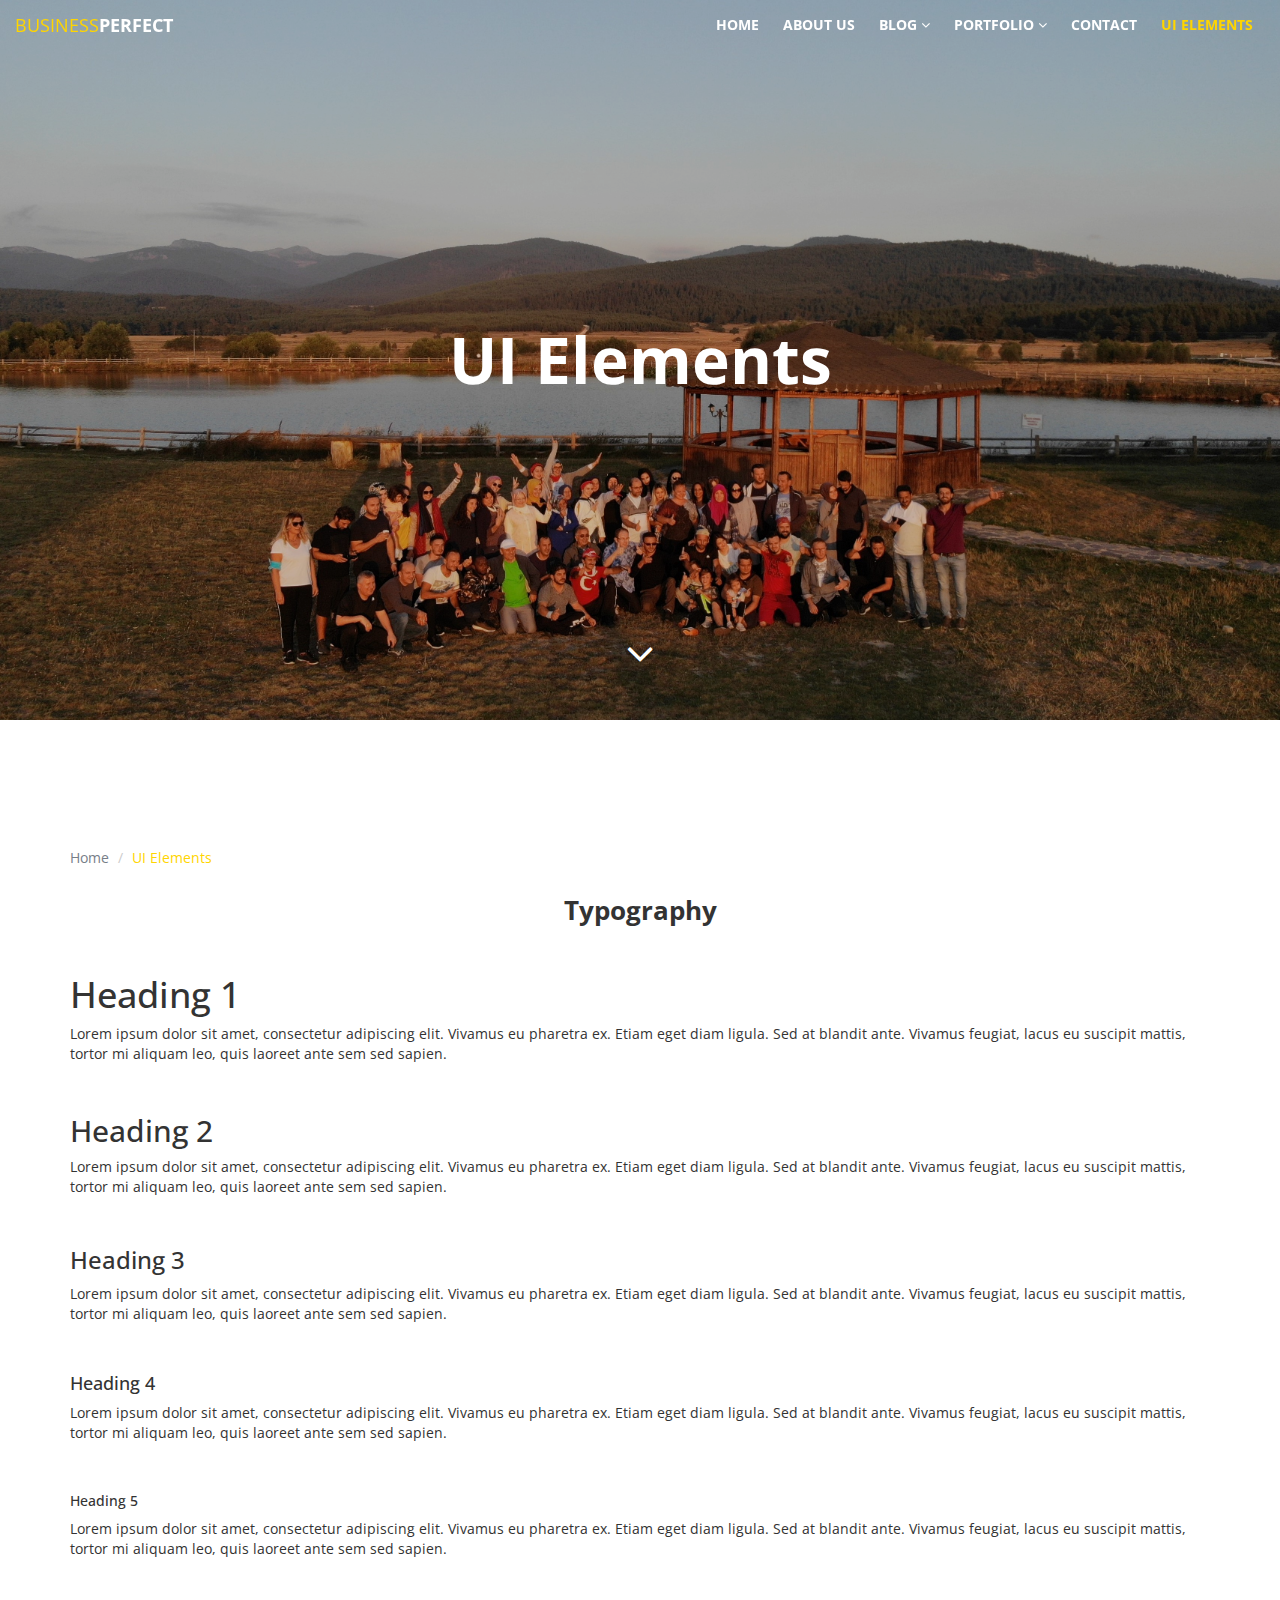
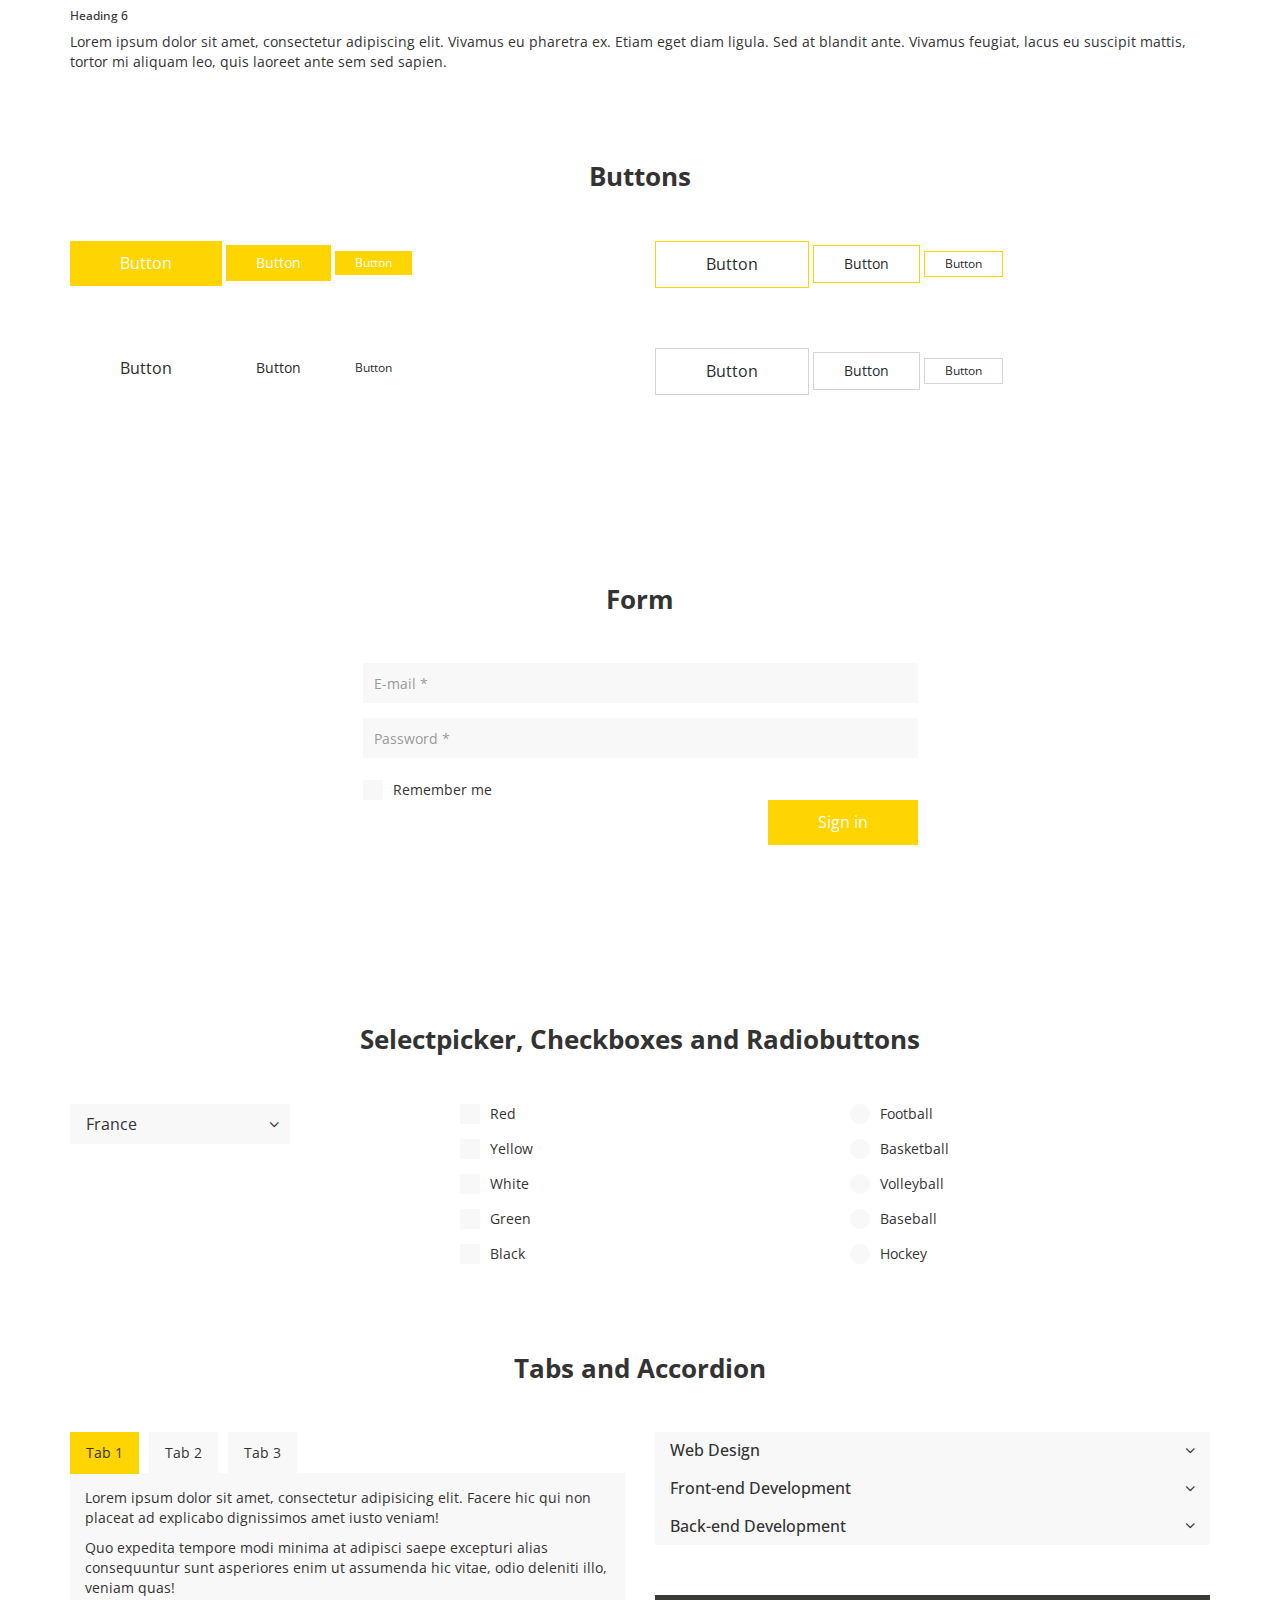
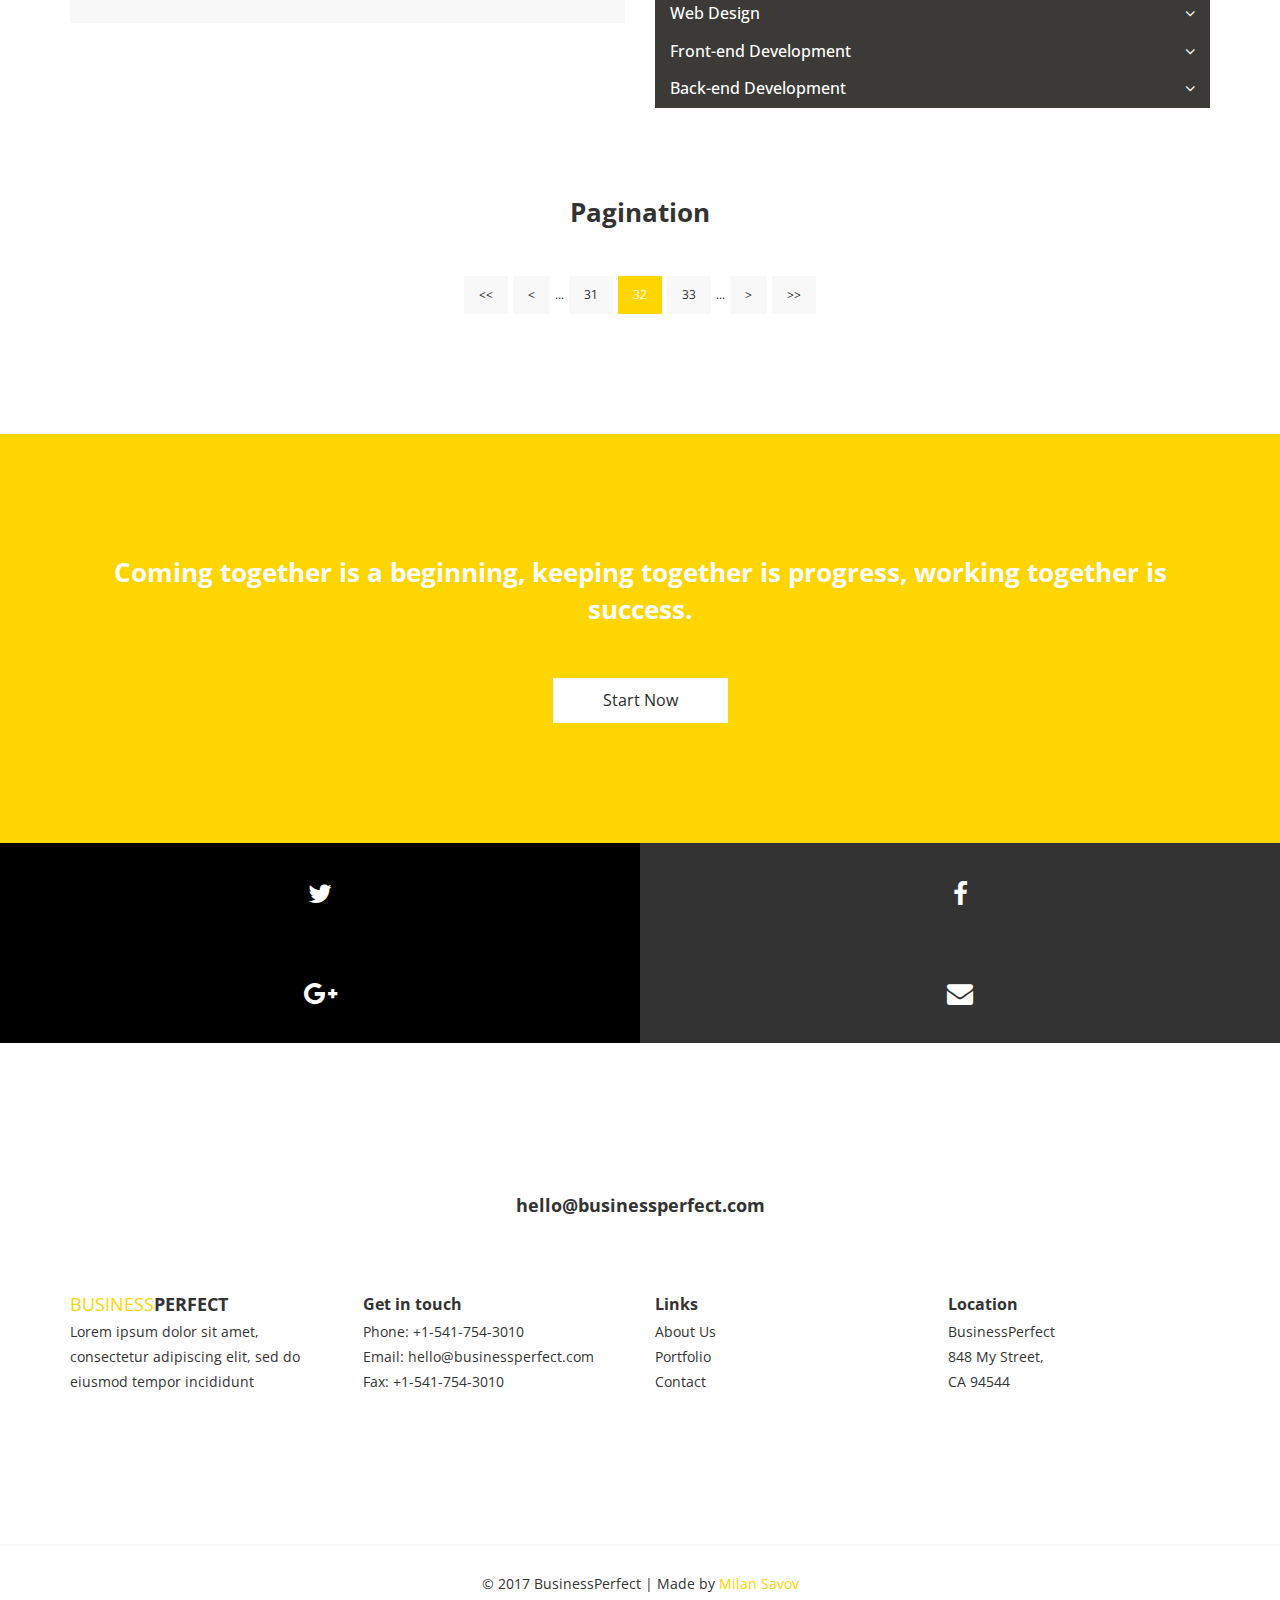
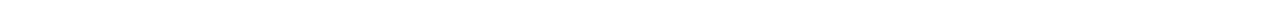
<file: WebApplication2/yasamtakimlari/ui-elements.html>
<!DOCTYPE html>
<html lang="en">
<head>

    <!-- Basic Page Needs
    ================================================== -->
    <meta http-equiv="Content-Type" content="text/html; charset=utf-8">
    <meta http-equiv="X-UA-Compatible" content="IE=edge">

    <title>UI Elements | BusinessPerfect</title>

    <meta name="description" content="BusinessPerfect - Freebie HTML/CSS template based on Bootstrap">
    <meta name="author" content="Milan Savov">
    <meta name="keywords" content="html, css, twitter bootstrap, javascript, jquery, responsive">

    <!-- Mobile Specific Metas
    ================================================== -->
    <meta name="viewport" content="width=device-width, minimum-scale=1.0, maximum-scale=1.0">
    <meta name="apple-mobile-web-app-capable" content="yes">

    <!-- Fonts -->
    <link href='http://fonts.googleapis.com/css?family=Open+Sans:400,300,600,700' rel='stylesheet' type='text/css'>
    <link rel="stylesheet" href="http://cdnjs.cloudflare.com/ajax/libs/font-awesome/4.4.0/css/font-awesome.min.css">

    <!-- Favicon
    ================================================== -->
    <link rel="apple-touch-icon" sizes="180x180" href="assets/img/apple-touch-icon.png">
    <link rel="icon" type="image/png" sizes="16x16" href="assets/img/favicon.png">

    <!-- Stylesheets
    ================================================== -->
    <!-- Bootstrap core CSS -->
    <link href="assets/css/bootstrap.min.css" rel="stylesheet">

    <!-- Custom styles for this template -->
    <link href="assets/css/style.css" rel="stylesheet">
    <link href="assets/css/responsive.css" rel="stylesheet">
    <link href="assets/css/colors.css" rel="stylesheet">

    <!-- HTML5 shim and Respond.js IE8 support of HTML5 elements and media queries -->
    <!--[if lt IE 9]>
    <script src="https://oss.maxcdn.com/libs/html5shiv/3.7.0/html5shiv.js"></script>
    <script src="https://oss.maxcdn.com/libs/respond.js/1.4.2/respond.min.js"></script>
    <![endif]-->

</head>
<body>

    <header id="masthead" class="site-header" data-anchor-target=".hero" data-top="background: rgba(59,58,54,0); border-bottom-color: rgba(226,226,226,0);" data-top-bottom="background: rgba(59,58,54,1); border-bottom-color: rgba(226,226,226,1);">

        <nav id="primary-navigation" class="site-navigation">

            <div class="container-fluid">

                <div class="navbar-header">
                    
                    <a href="index.html" class="site-title yellow-text">Business<span class="white-text">Perfect</span></a>

                </div><!-- /.navbar-header -->

                <div class="main-menu" id="perfect-navbar-collapse">

                    <ul class="nav navbar-nav navbar-right">

                        <li><a href="index.html">Home</a></li>
                        <li><a href="about-us.html">About Us</a></li>
                        <li class="dropdown">
                            <a href="blog.html" class="dropdown-toggle" data-toggle="dropdown" aria-expanded="false">Blog <i class="fa fa-angle-down hidden-xs" aria-hidden="true"></i></a>
                            <ul class="dropdown-menu">
                                <li><a href="blog-post.html">Blog Post</a></li>
                            </ul><!-- /.dropdown-menu -->
                        </li><!-- /.dropdown -->
                        <li class="dropdown">
                            <a href="portfolio.html" class="dropdown-toggle" data-toggle="dropdown" aria-expanded="false">Portfolio <i class="fa fa-angle-down hidden-xs" aria-hidden="true"></i></a>
                            <ul class="dropdown-menu">
                                <li><a href="portfolio-item.html">Portfolio Item</a></li>                              
                            </ul><!-- /.dropdown-menu -->
                        </li><!-- /.dropdown -->
                        <li><a href="contact.html">Contact</a></li>
                        <li class="active"><a href="ui-elements.html">UI Elements</a></li>
                        
                    </ul><!-- /.navbar-nav -->

                </div><!-- /.navbar-collapse -->
                
            </div>
                      
        </nav><!-- /.site-navigation -->
        
    </header><!-- /#masthead -->

    <div class="hero hero-max-720 hero-ui-elements background-overlay">

        <div class="hero-text">
            <h1 class="white-text">UI Elements</h1>
        </div><!-- /.hero-text -->

        <div class="hero-arrow">
            <a class="scrollTo" href="#"><i class="fa fa-angle-down" aria-hidden="true"></i></a>
        </div><!-- /.hero-arrow -->

    </div><!-- /.hero -->

    <main id="main" class="site-main">
        
        <section class="site-section-small ui-elements">
            
            <div class="container">

                <ol class="breadcrumb">
                    <li><a href="index.html">Home</a></li>
                    <li class="active">UI Elements</li>
                </ol><!-- /.breadcrumb -->

                <div class="typography">

                    <h3 class="section-title-small text-center mb-50">Typography</h3>

                    <h1>Heading 1</h1>
                    <p class="mb-50">Lorem ipsum dolor sit amet, consectetur adipiscing elit. Vivamus eu pharetra ex. Etiam eget diam ligula. Sed at blandit ante. Vivamus feugiat, lacus eu suscipit mattis, tortor mi aliquam leo, quis laoreet ante sem sed sapien.</p>

                    <h2>Heading 2</h2>
                    <p class="mb-50">Lorem ipsum dolor sit amet, consectetur adipiscing elit. Vivamus eu pharetra ex. Etiam eget diam ligula. Sed at blandit ante. Vivamus feugiat, lacus eu suscipit mattis, tortor mi aliquam leo, quis laoreet ante sem sed sapien.</p>

                    <h3>Heading 3</h3>
                    <p class="mb-50">Lorem ipsum dolor sit amet, consectetur adipiscing elit. Vivamus eu pharetra ex. Etiam eget diam ligula. Sed at blandit ante. Vivamus feugiat, lacus eu suscipit mattis, tortor mi aliquam leo, quis laoreet ante sem sed sapien.</p>

                    <h4>Heading 4</h4>
                    <p class="mb-50">Lorem ipsum dolor sit amet, consectetur adipiscing elit. Vivamus eu pharetra ex. Etiam eget diam ligula. Sed at blandit ante. Vivamus feugiat, lacus eu suscipit mattis, tortor mi aliquam leo, quis laoreet ante sem sed sapien.</p>

                    <h5>Heading 5</h5>
                    <p class="mb-50">Lorem ipsum dolor sit amet, consectetur adipiscing elit. Vivamus eu pharetra ex. Etiam eget diam ligula. Sed at blandit ante. Vivamus feugiat, lacus eu suscipit mattis, tortor mi aliquam leo, quis laoreet ante sem sed sapien.</p>

                    <h6>Heading 6</h6>
                    <p>Lorem ipsum dolor sit amet, consectetur adipiscing elit. Vivamus eu pharetra ex. Etiam eget diam ligula. Sed at blandit ante. Vivamus feugiat, lacus eu suscipit mattis, tortor mi aliquam leo, quis laoreet ante sem sed sapien.</p>

                </div><!-- /.typography -->

                <div class="buttons my-90">
                    <h3 class="section-title-small text-center mb-50">Buttons</h3>
                    <div class="row">
                        <div class="col-sm-6">
                            <a href="#" class="btn btn-yellow mb-10">Button</a>
                            <a href="#" class="btn btn-medium btn-yellow mb-10">Button</a>
                            <a href="#" class="btn btn-small btn-yellow mb-10">Button</a>
                            <div class="clearfix mb-50"></div>
                            <a href="#" class="btn mb-10">Button</a>
                            <a href="#" class="btn btn-medium mb-10">Button</a>
                            <a href="#" class="btn btn-small mb-10">Button</a>
                        </div>

                        <div class="col-sm-6">
                            <a href="#" class="btn btn-yellow-border mb-10">Button</a>
                            <a href="#" class="btn btn-medium btn-yellow-border mb-10">Button</a>
                            <a href="#" class="btn btn-small btn-yellow-border mb-10">Button</a>
                            <div class="clearfix mb-50"></div>
                            <a href="#" class="btn btn-gray-border mb-10">Button</a>
                            <a href="#" class="btn btn-medium btn-gray-border mb-10">Button</a>
                            <a href="#" class="btn btn-small btn-gray-border mb-10">Button</a>
                        </div>
                    </div>
                </div><!-- /.buttons -->

                <div class="row">
                    <div class="col-md-6 col-md-offset-3">
                        <form class="form-horizontal my-90">
                        <h3 class="section-title-small text-center mb-50">Form</h3>
                        <div class="row">
                            <div class="col-sm-12">
                                <input class="form-control" type="email" name="contact-email" placeholder="E-mail *" required>
                            </div>
                             <div class="col-sm-12">
                                <input class="form-control" type="password" name="contact-password" placeholder="Password *" required>
                            </div>
                            <div class="col-sm-12">
                                <div class="checkbox">
                                    <input type="checkbox" id="rememeberMe">
                                    <label for="rememeberMe"> Remember me</label>
                                </div>
                            </div>
                        </div>
                        <div class="text-right">
                            <button class="btn btn-yellow">Sign in</button>
                        </div>
                        </form><!-- form-horizontal -->
                    </div>
                </div>

                <div class="selectpicker-checkboxes-radiobtn my-90">
                    <h3 class="section-title-small text-center mb-50">Selectpicker, Checkboxes and Radiobuttons</h3>
                    <div class="row">
                        
                        <div class="col-sm-4">
                            <select class="selectpicker">
                                <option>France</option>
                                <option>Spain</option>
                                <option>Italy</option>
                            </select><!-- /.selectpicker -->
                        </div>

                        <div class="col-sm-4 mt-xs-15">
                            <div class="checkbox">
                                <input type="checkbox" id="checkbox1">
                                <label for="checkbox1">Red</label>
                            </div>
                            <div class="checkbox">
                                <input type="checkbox" id="checkbox2">
                                <label for="checkbox2">Yellow</label>
                            </div>
                            <div class="checkbox">
                                <input type="checkbox" id="checkbox3">
                                <label for="checkbox3">White</label>
                            </div>
                            <div class="checkbox">
                                <input type="checkbox" id="checkbox4">
                                <label for="checkbox4">Green</label>
                            </div>
                            <div class="checkbox">
                                <input type="checkbox" id="checkbox5">
                                <label for="checkbox5">Black</label>
                            </div>
                        </div>

                        <div class="col-sm-4 mt-xs-15">
                            <div class="radio-btn">
                                <input type="radio" name="radio-btn" id="radio-btn1">
                                <label for="radio-btn1">Football</label>
                            </div>
                            <div class="radio-btn">
                                <input type="radio" name="radio-btn" id="radio-btn2">
                                <label for="radio-btn2">Basketball</label>
                            </div>
                            <div class="radio-btn">
                                <input type="radio" name="radio-btn" id="radio-btn3">
                                <label for="radio-btn3">Volleyball</label>
                            </div>
                            <div class="radio-btn">
                                <input type="radio" name="radio-btn" id="radio-btn4">
                                <label for="radio-btn4">Baseball</label>
                            </div>
                            <div class="radio-btn">
                                <input type="radio" name="radio-btn" id="radio-btn5">
                                <label for="radio-btn5">Hockey</label>
                            </div>
                        </div>
                    </div>
                </div><!-- /.selectpicker-checkboxes-radiobtn -->

                <div class="ui-tabs-accordion my-90">

                    <h3 class="section-title-small text-center mb-50">Tabs and Accordion</h3>

                    <div class="row">   

                        <div class="col-md-6 mb-sm-20">

                            <ul class="nav nav-tabs tab-style" role="tablist">
                                <li class="active"><a aria-expanded="true" href="#htab1" role="tab" data-toggle="tab">Tab 1</a></li>
                                <li class=""><a aria-expanded="false" href="#htab2" role="tab" data-toggle="tab">Tab 2</a></li>
                                <li class=""><a aria-expanded="false" href="#htab3" role="tab" data-toggle="tab">Tab 3</a></li>
                            </ul><!-- /.nav-tabs -->

                            <div class="tab-content">
                                <div class="tab-pane fade active in" id="htab1">
                                    <p>Lorem ipsum dolor sit amet, consectetur adipisicing elit. Facere hic qui non placeat ad explicabo dignissimos amet iusto veniam!</p>
                                    <p>Quo expedita tempore modi minima at adipisci saepe excepturi alias consequuntur sunt asperiores enim ut assumenda hic vitae, odio deleniti illo, veniam quas!</p>
                                </div><!-- /.tab-pane  -->
                                <div class="tab-pane fade" id="htab2">
                                    <p>Lorem ipsum dolor sit amet, consectetur adipisicing elit. Facere hic qui non placeat ad explicabo dignissimos amet iusto veniam!</p>
                                    <p>Quo expedita tempore modi minima at adipisci saepe excepturi alias consequuntur sunt asperiores enim ut assumenda hic vitae, odio deleniti illo, veniam quas!</p>
                                </div><!-- /.tab-pane -->
                                <div class="tab-pane fade" id="htab3">
                                    <p>Lorem ipsum dolor sit amet, consectetur adipisicing elit. Facere hic qui non placeat ad explicabo dignissimos amet iusto veniam!</p>
                                    <p>Quo expedita tempore modi minima at adipisci saepe excepturi alias consequuntur sunt asperiores enim ut assumenda hic vitae, odio deleniti illo, veniam quas!</p>
                                </div><!-- /.tab-pane  -->
                            </div><!-- /.tab-content -->

                        </div>

                        <div class="col-md-6">

                            <div class="panel-group accordion mb-50" id="accordion">
                                <div class="panel panel-default">
                                    <div class="panel-heading">
                                        <h4 class="panel-title">
                                            <a class="collapsed" aria-expanded="false" data-toggle="collapse" data-parent="#accordion" href="#collapseOne">
                                                Web Design
                                            </a>
                                        </h4><!-- /.panel-title -->
                                    </div><!-- /.panel-heading -->
                                    <div aria-expanded="false" id="collapseOne" class="panel-collapse collapse">
                                        <div class="panel-body">
                                            Web design encompasses many different skills and disciplines in the production and maintenance of websites. The different areas of web design include web graphic design; interface design; authoring, including standardised code and proprietary software; user experience design; and search engine optimization.
                                        </div><!-- /.panel-body -->
                                    </div><!-- /.panel-collapse -->
                                </div><!-- /.panel -->
                                <div class="panel panel-default">
                                    <div class="panel-heading">
                                        <h4 class="panel-title">
                                            <a aria-expanded="false" data-toggle="collapse" data-parent="#accordion" href="#collapseTwo" class="collapsed">
                                                Front-end Development
                                            </a>
                                        </h4><!-- /.panel-title -->
                                    </div><!-- /.panel-heading -->
                                    <div aria-expanded="false" id="collapseTwo" class="panel-collapse collapse">
                                        <div class="panel-body">
                                            Front-end web development, also known as client-side development is the practice of producing HTML, CSS and JavaScript for a website or Web Application so that a user can see and interact with them directly.
                                        </div><!-- /.panel-body -->
                                    </div><!-- /.panel-collapse -->
                                </div><!-- /.panel -->
                                <div class="panel panel-default">
                                    <div class="panel-heading">
                                        <h4 class="panel-title">
                                            <a aria-expanded="false" data-toggle="collapse" data-parent="#accordion" href="#collapseThree" class="collapsed">
                                                Back-end Development
                                            </a>
                                        </h4><!-- /.panel-title -->
                                    </div><!-- /.panel-heading -->
                                    <div aria-expanded="false" id="collapseThree" class="panel-collapse collapse">
                                        <div class="panel-body">
                                            A rule of thumb is that the front (or "client") side is any component manipulated by the user. The server-side (or "back end") code usually resides on the server, often far removed physically from the user.
                                        </div><!-- /.panel-body -->
                                    </div><!-- /.panel-collapse -->
                                </div><!-- /.panel -->
                            </div><!-- /.panel-group -->

                            <div class="panel-group accordion accordion-gray" id="accordion-gray">
                                <div class="panel panel-default">
                                    <div class="panel-heading">
                                        <h4 class="panel-title">
                                            <a class="collapsed" aria-expanded="false" data-toggle="collapse" data-parent="#accordion-gray" href="#collapseOne-2">
                                                Web Design
                                            </a>
                                        </h4><!-- /.panel-title -->
                                    </div><!-- /.panel-heading -->
                                    <div aria-expanded="false" id="collapseOne-2" class="panel-collapse collapse">
                                        <div class="panel-body">
                                            Web design encompasses many different skills and disciplines in the production and maintenance of websites. The different areas of web design include web graphic design; interface design; authoring, including standardised code and proprietary software; user experience design; and search engine optimization.
                                        </div><!-- /.panel-body -->
                                    </div><!-- /.panel-collapse -->
                                </div><!-- /.panel -->
                                <div class="panel panel-default">
                                    <div class="panel-heading">
                                        <h4 class="panel-title">
                                            <a aria-expanded="false" data-toggle="collapse" data-parent="#accordion-gray" href="#collapseTwo-2" class="collapsed">
                                                Front-end Development
                                            </a>
                                        </h4><!-- /.panel-title -->
                                    </div><!-- /.panel-heading -->
                                    <div aria-expanded="false" id="collapseTwo-2" class="panel-collapse collapse">
                                        <div class="panel-body">
                                              Front-end web development, also known as client-side development is the practice of producing HTML, CSS and JavaScript for a website or Web Application so that a user can see and interact with them directly.
                                        </div><!-- /.panel-body -->
                                    </div><!-- /.panel-collapse -->
                                </div><!-- /.panel -->
                                <div class="panel panel-default">
                                    <div class="panel-heading">
                                        <h4 class="panel-title">
                                            <a aria-expanded="false" data-toggle="collapse" data-parent="#accordion-gray" href="#collapseThree-2" class="collapsed">
                                                Back-end Development
                                            </a>
                                        </h4><!-- /.panel-title -->
                                    </div><!-- /.panel-heading -->
                                    <div aria-expanded="false" id="collapseThree-2" class="panel-collapse collapse">
                                        <div class="panel-body">
                                            A rule of thumb is that the front (or "client") side is any component manipulated by the user. The server-side (or "back end") code usually resides on the server, often far removed physically from the user.
                                        </div><!-- /.panel-body -->
                                    </div><!-- /.panel-collapse -->
                                </div><!-- /.panel -->
                            </div><!-- /.panel-group -->

                        </div>

                    </div>

                </div><!-- /.ui-tabs-accordion -->

                <div class="ui-pagination my-90 mb-0">
                    <h3 class="section-title-small text-center mb-50">Pagination</h3>
                    <div class="row">
                        <div class="col-md-12 text-center">
                            <ul class="pagination">
                                <li><a href="#"><<</a></li>
                                <li><a href="#"><</a></li>
                                <li class="more"><a href="#">...</a></li>
                                <li><a href="#">31</a></li>
                                <li class="active"><a href="#">32</a></li>
                                <li><a href="#">33</a></li>
                                <li class="more"><a href="#">...</a></li>
                                <li><a href="#">></a></li>
                                <li><a href="#">>></a></li>
                            </ul><!-- /.pagination -->               
                        </div>
                    </div>
                </div><!-- /.ui-pagination -->
                
            </div>

        </section><!-- /.ui-elements -->

        <section class="site-section-small section-work-with-us yellow-bg text-center">

            <div class="container">

                <p class="section-title-small white-text mb-50">Coming together is a beginning, keeping together is progress, working together is success.</p>
                <a class="btn" href="#">Start Now</a>

            </div>
            
        </section><!-- /.section-work-with-us -->

        <section class="social-networks">

            <div class="container-fluid">

                <div class="row">

                    <a class="white-text black-bg twitter-bg" href="#"><i class="fa fa-twitter" aria-hidden="true"></i></a>
                    <a class="white-text gray-bg facebook-bg" href="#"><i class="fa fa-facebook" aria-hidden="true"></i></a>
                    <a class="white-text black-bg google-plus-bg" href="#"><i class="fa fa-google-plus" aria-hidden="true"></i></a>
                    <a class="white-text gray-bg message-bg" href="#"><i class="fa fa-envelope" aria-hidden="true"></i></a>
 
                </div>
                
            </div>
            
        </section><!-- /.social-networks -->

    </main><!-- /.site-main -->

    <footer id="colophon" class="site-footer">

        <div class="container">

            <div class="email">
                <a href="mailto:hello@businessperfect.com">hello@businessperfect.com</a>
            </div><!-- /.email -->

            <div class="row">

                <div class="col-md-3 col-xs-6">

                    <div class="mb-xs-20">
                        <a href="index.html" class="site-title yellow-text">Business<span>Perfect</span></a>
                        <p class="mb-0">Lorem ipsum dolor sit amet, consectetur adipiscing elit, sed do eiusmod tempor incididunt</p>
                    </div>
                    
                </div>

                <div class="col-md-3 col-xs-6">

                    <div class="mb-xs-20">
                        <h4 class="small-title">Get in touch</h4>
                        <ul class="list-unstyled">
                            <li>Phone: <a href="tel:+15417543010">+1-541-754-3010</a></li>
                            <li>Email: <a href="mailto:hello@businessperfect.com">hello@businessperfect.com</a></li>
                            <li>Fax: <a href="tel:+15417543010">+1-541-754-3010</a></li>
                        </ul>   
                    </div>
                    
                </div>
              
                <div class="col-md-3 col-xs-6">

                    <div class="mb-xs-20">
                        <h4 class="small-title">Links</h4>
                        <ul class="list-unstyled">
                            <li><a href="about-us.html">About Us</a></li>
                            <li><a href="portfolio.html">Portfolio</a></li>
                            <li><a href="contact.html">Contact</a></li>
                        </ul>
                    </div>
                    
                </div>

                <div class="col-md-3 col-xs-6">

                    <div class="mb-xs-20">
                        <h4 class="small-title">Location</h4>
                        <ul class="list-unstyled">
                            <li>BusinessPerfect</li>
                            <li>848 My Street,</li>
                            <li>CA 94544</li>
                        </ul>
                    </div>

                </div>

            </div>
            
        </div>

        <div class="copyright">
            <p>&copy; 2017 BusinessPerfect | Made by <a href="http://milansavov.com/" class="yellow-text">Milan Savov</a></p>
        </div><!-- /.copyright -->
        
    </footer><!-- /.site-footer -->

    <!-- Bootstrap core JavaScript
    ================================================== -->
    <!-- Placed at the end of the document so the pages load faster -->
    <script src="https://ajax.googleapis.com/ajax/libs/jquery/3.1.1/jquery.min.js"></script> 
    <script src="assets/js/bootstrap.min.js"></script>
    <script src="assets/js/jquery.slicknav.min.js"></script>
    <script src="assets/js/slick.min.js"></script>
    <script src="assets/js/touchswipe.min.js"></script>
    <script src="assets/js/skrollr.min.js"></script>
    <script src="assets/js/jquery.countTo.min.js"></script>
    <script src="assets/js/script.js"></script>

</body>
</html>
</file>
<file: WebApplication2/yasamtakimlari/assets/css/responsive.css>
/*==========  Non-Mobile First Method  ==========*/

/* Large Devices, Wide Screens */
@media only screen and (min-width : 1199px) {
	/*
	 * PORTFOLIO
	 */
	 .grid-sizer, 
	 .col-lg-fifth {
    	width: 20%;
	}
}

@media only screen and (max-width : 1199px) {
	/* HERO
	=====================================*/
	.hero-text h1 {
	 	font-size: 50px;
	}

	/* Section: we-are-creative */
	.project-content {
		padding: 0 15px 0 50px;
	}

}

@media all and (min-width: 991px) {

	/* Section: Works three slides slider */
	.three-slides-slider.multi-item-carousel .carousel-inner > .active.left,
	.three-slides-slider.multi-item-carousel .carousel-inner > .prev {
		left: -33.33333333%;
	}

	.three-slides-slider.multi-item-carousel .carousel-inner > .active.right,
	.three-slides-slider.multi-item-carousel .carousel-inner > .next {
		left: 33.33333333%;
	}

	.three-slides-slider.multi-item-carousel .carousel-inner > .left,
	.three-slides-slider.multi-item-carousel .carousel-inner > .prev.right,
	.three-slides-slider.multi-item-carousel .carousel-inner > .active {
		left: 0;
	}

	.three-slides-slider.multi-item-carousel .carousel-inner .cloneditem-1,
	.three-slides-slider.multi-item-carousel .carousel-inner .cloneditem-2 {
		display: block;
	}

	/* Section: Team four slides slider */
	.four-slides-slider.multi-item-carousel .carousel-inner > .active.left,
	.four-slides-slider.multi-item-carousel .carousel-inner > .prev {
		left: -25%;
	}

	.four-slides-slider.multi-item-carousel .carousel-inner > .active.right,
	.four-slides-slider.multi-item-carousel .carousel-inner > .next {
		left: 25%;
	}

	.four-slides-slider.multi-item-carousel .carousel-inner > .left,
	.four-slides-slider.multi-item-carousel .carousel-inner > .prev.right,
	.four-slides-slider.multi-item-carousel .carousel-inner > .active {
		left: 0;
	}

	.four-slides-slider.multi-item-carousel .carousel-inner .cloneditem-1,
	.four-slides-slider.multi-item-carousel .carousel-inner .cloneditem-2,
	.four-slides-slider.multi-item-carousel .carousel-inner .cloneditem-3 {
		display: block;
	}

}

@media all and (min-width: 991px) and (transform-3d), all and (min-width: 991px) and (-webkit-transform-3d) {
	/* Section: Works three slides slider */
	.three-slides-slider.multi-item-carousel .carousel-inner > .item.active.right,
	.three-slides-slider.multi-item-carousel .carousel-inner > .item.next {
		-webkit-transform: translate3d(33.33333333%, 0, 0);
		        transform: translate3d(33.33333333%, 0, 0);
		left: 0;
	}
	.three-slides-slider.multi-item-carousel .carousel-inner > .item.active.left,
	.three-slides-slider.multi-item-carousel .carousel-inner > .item.prev {
		-webkit-transform: translate3d(-33.33333333%, 0, 0);
		        transform: translate3d(-33.33333333%, 0, 0);
		left: 0;
	}
	.three-slides-slider.multi-item-carousel .carousel-inner > .item.left,
	.three-slides-slider.multi-item-carousel .carousel-inner > .item.prev.right,
	.three-slides-slider.multi-item-carousel .carousel-inner > .item.active {
		-webkit-transform: translate3d(0, 0, 0);
		        transform: translate3d(0, 0, 0);
		left: 0;
	}

	/* Section: Team four slides slider */
	.four-slides-slider.multi-item-carousel .carousel-inner > .item.active.right,
	.four-slides-slider.multi-item-carousel .carousel-inner > .item.next {
		-webkit-transform: translate3d(25%, 0, 0);
		        transform: translate3d(25%, 0, 0);
		left: 0;
	}
	.four-slides-slider.multi-item-carousel .carousel-inner > .item.active.left,
	.four-slides-slider.multi-item-carousel .carousel-inner > .item.prev {
		-webkit-transform: translate3d(-25%, 0, 0);
		        transform: translate3d(-25%, 0, 0);
		left: 0;
	}
	.four-slides-slider.multi-item-carousel .carousel-inner > .item.left,
	.four-slides-slider.multi-item-carousel .carousel-inner > .item.prev.right,
	.four-slides-slider.multi-item-carousel .carousel-inner > .item.active {
		-webkit-transform: translate3d(0, 0, 0);
		        transform: translate3d(0, 0, 0);
		left: 0;
	}

}

/* Medium Devices, Desktops */
@media only screen and (max-width : 991px) {
	.mb-sm-20 {	margin-bottom: 20px;}

	.sm-centered {
		margin: 0 auto;
	}

	.section-title-gradient-left::after {
	    margin: 0 auto;
	}

	/* HEADER
	================================================== */
	/* Site-logo */
	.site-title {
		font-size: 16px;
	}

	/* Navigation */
	.navbar-nav > li > a {
		padding: 0px 3px;
		margin: 0px 3px;
	}

	/* HERO
	================================================== */
	.hero-text h1 {
		font-size: 44px;
	}

	/* SITEMAIN
	================================================== */
	/* site-section */
	.site-section {
	    padding: 100px 0;
	}

	.site-section-small {
	    padding: 70px 0;
	}

	/* Section: Works  */
	.section-works .col-xs-6 {
		height: 300px;
	}

	.section-works .section-text {
		max-width: 100%;
	}

	.section-works .multi-item-controls {
		margin: 20px 0;
	}

	/* Section: Clients */
	.testimonial {
		padding: 20px;
	}

	.testimonial-content {
		height: 100%;
		padding: 150px 0 0 0;
		text-align: center;
		background-position: top center;
	}

	.testimonial-owner {
		position: relative;
		bottom: 0;
	}

	/* Section: Social networks */
	.social-networks .contact-icon a {
		line-height: 60px;
	}

	/* 
	 * ABOUT-US
	 */

	/* Section: we-are-creative*/
	.project-content {
		padding-left: 50px;
	}

	/* Section: clients-2 */ 
	.section-clients-2-testimonials .slick-dots {
		 bottom: -55px;
	}

	/* 
	 * BLOG
	 */
	.sidebar {
		margin-top: 40px;
	}

	/* 
	 * PORTFOLIO
	 */
	#PortfolioItemSlider {
		margin-bottom: 30px;
	}

	#PortfolioItemSlider img.img-carousel {
		height: 300px;
	}

	/* 
	 * Contact
	 */
 	.section-contact-us .site-section-small {
 		height: auto;
 	}

 	.get-in-touch {
	  	position: relative;
	  	left: 0;
	}

	.get-in-touch .section-title-gradient-left:after {
	  	margin: 0;
	} 

  	.contact-form {
  		position: relative;
  		left: 0;
  	  	max-width: 100%;
	}

	/* 
	 * Footer
	 */	
	.site-footer {
		padding-top: 100px;
	}

	.site-footer .row {
	  margin-top: 70px;
	  margin-bottom: 100px;
	}
}

@media all and (min-width: 768px) and (max-width: 990px) {
	/* Section: Works and Team three slides slider and four slides slider */
	.three-slides-slider.multi-item-carousel .carousel-inner {
	    width: 100%;
	}

	.three-slides-slider.multi-item-carousel .carousel-inner .col-sm-4 {
	    width: 33.33%;
	}

	.multi-item-carousel .carousel-inner > .active.left,
	.multi-item-carousel .carousel-inner > .prev {
		left: -33.33%;
	}

	.multi-item-carousel .carousel-inner > .active.right,
	.multi-item-carousel .carousel-inner > .next {
		left: 33.33%;
	}

	.multi-item-carousel .carousel-inner > .left,
	.multi-item-carousel .carousel-inner > .prev.right,
	.multi-item-carousel .carousel-inner > .active {
		left: 0;
	}

	.multi-item-carousel .carousel-inner .cloneditem-1,
	.multi-item-carousel .carousel-inner .cloneditem-2 {
		display: block;
	}
}

@media all and (min-width: 768px) and (max-width: 990px) and (transform-3d), all and (min-width: 768px) and (max-width: 990px) and (-webkit-transform-3d) {
	/* Section: Works and Team three slides slider and four slides slider */
	.multi-item-carousel .carousel-inner > .item.active.right,
	.multi-item-carousel .carousel-inner > .item.next {
		-webkit-transform: translate3d(33.33%, 0, 0);
		        transform: translate3d(33.33%, 0, 0);
		left: 0;
	}
	.multi-item-carousel .carousel-inner > .item.active.left,
	.multi-item-carousel .carousel-inner > .item.prev {
		-webkit-transform: translate3d(-33.33%, 0, 0);
		        transform: translate3d(-33.33%, 0, 0);
		left: 0;
	}
	.multi-item-carousel .carousel-inner > .item.left,
	.multi-item-carousel .carousel-inner > .item.prev.right,
	.multi-item-carousel .carousel-inner > .item.active {
		-webkit-transform: translate3d(0, 0, 0);
		        transform: translate3d(0, 0, 0);
		left: 0;
	}

}

/* Small Devices, Tablets */
@media only screen and (max-width : 767px) {
	.mb-xs-20 {margin-bottom: 20px;}
	.mb-120 {margin-bottom: 90px!important;}
	.mt-xs-15 {margin-top: 15px;}
	.pb-80 {padding-bottom: 40px!important;}

	.serif-text {
		font-size: 20px;
	}

	/* Tabs */
	.nav-tabs {
		background-color: #eaeaea;
		border-bottom: none!important;
	}

	.nav-tabs > li {
		float: none;
	}

	.nav-tabs.tab-style > li + li {
		margin-left: 0;
	}

	.nav-tabs.tab-style > li > a {
		border-bottom-color: #f5f5f5;
	}

	.nav-tabs.tab-style > li > a:hover {
		border-bottom-color: #ffd500;   
	}

	.nav-tabs.tab-style > li:nth-child(2) > a {
		margin: 1px 0;
	}
	
	/* Pagination */
	.pagination > li > a {
		padding: 10px 10px;
	}

	/* HEADER
	================================================== */
	/* Navigation */

	.site-title {
		font-size: 17px;
	}

	.site-title a {
		position: relative;	
		line-height: 30px;
	}

	.navbar-header .site-title {
		padding-left: 15px;
	}

	.main-menu {
		display: none;
	}

	.slicknav_menu,
	.slicknav_item {
		position: relative;
		z-index: 9999;
	}

	.slicknav_btn {
		position: fixed;
		top: 13px;
		right: 0;
		margin: 0 15px 0 0;
		padding: 5px;
		z-index: 9999;
	}

	.act .slicknav_btn {
		height: 22px;
	}

	.slicknav_icon-bar {
		height: 2px;
		width: 22px;
		display: block;
		background-color: #fff;
		-webkit-transition: all 0.3s;
		-moz-transition: all 0.3s;
		-ms-transition: all 0.3s;
		-o-transition: all 0.3s;
		transition: all 0.3s;
	}

	.slicknav_icon-bar + .slicknav_icon-bar {
		margin-top: 4px;
	}

	.act .slicknav_icon-bar:first-child, 
	.act .slicknav_icon-bar:last-child  { 
		position: absolute;
		top: 10px;
		height: 3px;
	}

	.act .slicknav_icon-bar:first-child {
		-webkit-transform: rotate(45deg);
		-moz-transform: rotate(45deg);
		-ms-transform: rotate(45deg);
		-o-transform: rotate(45deg);
		transform: rotate(45deg);
	}

	.act .slicknav_icon-bar:last-child  {
		-webkit-transform: rotate(-45deg);
		-moz-transform: rotate(-45deg);
		-ms-transform: rotate(-45deg);
		-o-transform: rotate(-45deg);
		transform: rotate(-45deg);
	}

	.act .slicknav_icon-bar:nth-child(2) {
		opacity: 0;
	}

	.act .slicknav_icon-bar + .slicknav_icon-bar  {
  		margin-top: 0px;
	}

	.slicknav_nav {
		background-color: rgba(0,0,0,0.8);
		padding-left: 0;
		list-style: none;
		position: fixed;
		left: 0;
		top: 0;
		z-index: 100;
		height: 100%;
		width: 100%;
		overflow-y: scroll;
		text-align: center;
		-webkit-transition: all 500ms cubic-bezier(0.68, -0.55, 0.265, 1.55);
		transition: all 500ms cubic-bezier(0.68, -0.55, 0.265, 1.55);
		-webkit-transform: scale(0);
		      transform: scale(0);
	}

	.act .slicknav_nav {
		-webkit-transform: scale(1);
		transform: scale(1);
	}

	.slicknav_nav > li:first-child {
		margin-top: 60px;
	}

	.slicknav_nav > li:last-child {
		margin-bottom: 60px;
	}

	.slicknav_nav > li {
		padding: 5px 0;
		-webkit-transition: all 400ms 510ms;
		transition: all 400ms 510ms;
		opacity: 0;
	}

	.slicknav_nav > li:nth-child(odd) {
		-webkit-transform: translateX(30%);
		      transform: translateX(30%);
	}

	.slicknav_nav > li:nth-child(even) {
		-webkit-transform: translateX(-30%);
		      transform: translateX(-30%);
	}

	.act .slicknav_nav > li {
		opacity: 1;
		-webkit-transform: translateX(0);
		      transform: translateX(0);
	}

	.slicknav_nav > li a {
		display: inline-block;
		color: #fff;
		font-size: 14px;
	}

	.slicknav_arrow {
		position: absolute;
		right: -30px;
		bottom: 0;
		padding: 0 8px;
	}

	.slicknav_nav ul.dropdown-menu {
		display: none;
		position: relative;
		visibility: visible;
		opacity: 1;
	}

	.dropdown-menu {
		position: static;
		float: none;
		width: auto;
		margin-top: 0;
		background-color: transparent;
		border: 0;
		-webkit-box-shadow: none;
		box-shadow: none;
		transition: none;
		-moz-transition: none;
		-webkit-transition: none;
		-o-transition: none;
		-ms-transition: none;
		-webkit-transition-delay: 0s;
		transition-delay: 0s;
	}

	.dropdown-menu li {
		text-align: center;
		padding: 5px 0;
	}

	/* HERO
	================================================== */
	.hero-text h1 {
		font-size: 34px;
		max-width: 100%;
	}

	.hero-arrow a {
		font-size: 32px;
	}

	/* SITE-MAIN
	================================================== */
	.site-section ,
	.site-section-small {
		padding: 50px 0;
	}

	.section-title {
		font-size: 24px;
	}

	.section-title-big {
		font-size: 40px;
		margin: 30px 0;
	}

	.section-title-small {
		font-size: 20px;
	}

	.section-text {
		margin-bottom: 40px;
	}

	/* Section: Quote */
	.quote {
		font-size: 14px;
	} 

	/* Section: Works */ 
	.three-slides-slider.multi-item-carousel .carousel-inner {
	    width: 100%;
	}

	.three-slides-slider.multi-item-carousel .carousel-inner .col-sm-4 {
	    width: 50%;
	    max-height: 300px;
	}

	.three-slides-slider.multi-item-carousel .carousel-inner > .active.left,
	.three-slides-slider.multi-item-carousel .carousel-inner > .prev {
	    left: -50%;
	  }
	.three-slides-slider.multi-item-carousel .carousel-inner > .active.right,
	.three-slides-slider.multi-item-carousel .carousel-inner > .next {
	    left: 50%;
	  }
	.three-slides-slider.multi-item-carousel .carousel-inner > .left,
	.three-slides-slider.multi-item-carousel .carousel-inner > .prev.right,
	.three-slides-slider.multi-item-carousel .carousel-inner > .active {
	    left: 0;
	  }
	.three-slides-slider.multi-item-carousel .carousel-inner .cloneditem-1 {
	    display: block;
	  }

	/* Section: Service */
	.service-title {
		margin-bottom: 15px;
	}

	/* Section: Team */
	.team-member {
		background-position: top center;
	}

	.team-member-img {
		float: none;
		margin: 0 auto;
	}

	.team-member-info {
		padding: 20px 0 5px 0;
		text-align: center;
	}

	.team-member-text {
		margin: 20px 0;
	}

	.multi-item-controls {
		margin: 30px 0;
	}

	.one-slide-slider {
		margin-bottom: 40px;
	}

	/* Section: Counter */
	.counter {
		font-size: 42px;
	}

	.counter-line {
		padding: 15px 0;
	}

	.section-clients .slick-dots {
		top: -70px;
	}

	/* Section: Social networks */ 
	.social-networks a {
		width: 50%;
		line-height: 70px;
		font-size: 20px;
	}

	.social-networks .twitter-bg {
		background-color: #292a2c;
	}

	.social-networks .facebook-bg {
		background-color: #1d1d1d;
	}

	/* 
	 * ABOUT-US
	 */

	/* Section: we-are-creative*/
	.section-we-are-creative .col-sm-6 {
		height: 400px;
	}

	.project-content {
		padding: 40px 15px;
	}

	.project-content h2,
	.project-content p {
		max-width: 100%;
	}

	/* Section: clients-2-testimonials*/
	.section-clients-2-testimonials .slick-dots {
		bottom: -50px;
	}

	.section-clients-2-testimonials {
		margin-bottom: 30px;
	}

	.section-clients-2 .testimonial-content > p {
	  font-size: 16px;
	}

	/* 
	 * PORTFOLIO
	 */
	.portfolio-sorting li:nth-child(-n+3){
		margin-bottom: 5px;
	}

	 /* 
	 * Blog post
	 */
	 .post-img {
	 	max-height: 250px;
	 }

	/* 
	 * Contact
	 */

  	.contact-form {
		padding: 0;
	}

	.get-in-touch .small-title {
		font-size: 14px;
	}

	/* Footer 
	================================================== */
	.site-footer {
		padding-top: 40px;
	}

	.site-footer .row {
	  margin-top: 40px;
	  margin-bottom: 40px;
	}

	.site-footer  {
		font-size: 12px;
	}

}

@media all and (max-width: 767px) and (transform-3d), all and (max-width: 767px) and (-webkit-transform-3d) {
  	/* Section: Works three slides slider */
  	.three-slides-slider.multi-item-carousel .carousel-inner > .item.active.right,
  	.three-slides-slider.multi-item-carousel .carousel-inner > .item.next {
	    -webkit-transform: translate3d(50%, 0, 0);
	            transform: translate3d(50%, 0, 0);
	    left: 0;
  }
  	.three-slides-slider.multi-item-carousel .carousel-inner > .item.active.left,
  	.three-slides-slider.multi-item-carousel .carousel-inner > .item.prev {
	    -webkit-transform: translate3d(-50%, 0, 0);
	            transform: translate3d(-50%, 0, 0);
	    left: 0;
  }
  	.three-slides-slider.multi-item-carousel .carousel-inner > .item.left,
  	.three-slides-slider.multi-item-carousel .carousel-inner > .item.prev.right,
  	.three-slides-slider.multi-item-carousel .carousel-inner > .item.active {
	    -webkit-transform: translate3d(0, 0, 0);
	            transform: translate3d(0, 0, 0);
	    left: 0;
  }
}

@media only screen and (max-width : 767px) and (min-width: 480px) {
	/* SITE-MAIN
	================================================== */

	/* Section: Counter */
	.counter-line:nth-child(-n+2) {
		padding-top: 0;
		margin-bottom: 20px;
	}

	.counter-line:nth-child(n+3) {
		padding-bottom: 0;
	}

}

/* Extra Small Devices, Phones */ 
@media only screen and (max-width : 479px) {
	.mb-xs-20 {	margin-bottom: 20px;}

	/* HERO
	================================================== */
	.hero-text h1 {
		max-width: 390px;
	}

	/* SITE-MAIN
	================================================== */
	/* Section: works */ 
	.section-works .col-md-12 {
		padding: 0;
	}

	.three-slides-slider.multi-item-carousel .carousel-inner .col-sm-4 {
		padding: 0;
	}

	.three-slides-slider.multi-item-carousel .carousel-inner > .active.left,
	.three-slides-slider.multi-item-carousel .carousel-inner > .prev {
	    left: -100%;
	 }
	.three-slides-slider.multi-item-carousel .carousel-inner > .active.right,
	.three-slides-slider.multi-item-carousel .carousel-inner > .next {
	    left: 100%;
	 }
	.three-slides-slider.multi-item-carousel .carousel-inner > .left,
	.three-slides-slider.multi-item-carousel .carousel-inner > .prev.right,
	.three-slides-slider.multi-item-carousel .carousel-inner > .active {
	    left: 0;
	 }

 	.three-slides-slider.multi-item-carousel .carousel-inner .cloneditem-1 {
	    display: none;
	  }

	/* Section: Services */
	.three-slides-slider.multi-item-carousel .carousel-inner  .col-xs-6.col-sm-4,
	.section-services .col-xs-6,
	.section-counters .col-xs-6 {
		width: 100%;
	}

	.col-sm-5:last-child .service {
		margin-top: 50px;
	}

	/* Section: Counter */
	.section-counters .col-xs-6 {
		width: 100%;
	}

	.counter-line:first-child {
		padding-top: 0;
	}

	.counter-line:last-child {
		padding-bottom: 0;
	}

	.counter-line:after {
		height: 1px;
		width: 135px;
		top: 0;
		left: 50%;
		transform: translateX(-50%);
	    -webkit-transform: translateX(-50%);
	    -moz-transform: translateX(-50%);
	    -o-transform: translateX(-50%);
	    -ms-transform: translateX(-50%);
	}

	/*
	 * PORTFOLIO
	 */
	 .portfolio .col-xs-6 {
	 	width: 100%;
	 }

	/* Footer 
	================================================== */
	.site-footer .col-xs-6 {
		width: 100%;
	}

	.site-footer .col-xs-6:last-child .mb-xs-20 {
		margin-bottom: 0;
	}

}

@media all and (max-width: 479px) and (transform-3d), all and (max-width: 479px) and (-webkit-transform-3d) {
  	/* Section: works */ 
  	.three-slides-slider.multi-item-carousel .carousel-inner > .item.active.right,
  	.three-slides-slider.multi-item-carousel .carousel-inner > .item.next {
	    -webkit-transform: translate3d(100%, 0, 0);
	            transform: translate3d(100%, 0, 0);
	    left: 0;
  }
  	.three-slides-slider.multi-item-carousel .carousel-inner > .item.active.left,
  	.three-slides-slider.multi-item-carousel .carousel-inner > .item.prev {
	    -webkit-transform: translate3d(-100%, 0, 0);
	            transform: translate3d(-100%, 0, 0);
	    left: 0;
  }
  	.three-slides-slider.multi-item-carousel .carousel-inner > .item.left,
  	.three-slides-slider.multi-item-carousel .carousel-inner > .item.prev.right,
  	.three-slides-slider.multi-item-carousel .carousel-inner > .item.active {
	    -webkit-transform: translate3d(0, 0, 0);
	            transform: translate3d(0, 0, 0);
	    left: 0;
  }
}

/* Custom, iPhone Retina */ 
@media only screen and (max-width : 320px) {
    
}
</file>
<file: WebApplication2/yasamtakimlari/assets/css/colors.css>
/*
* Theme Name: BusinessPerfect
* Theme URI: businessperfect.com
* Author: Milan Savov
* Author URI/Mail: milan.savov@gmail.com
* Version: 1.0
* */

/* COLORS
*/
.mainbckgrnd {
    background-color: #a9b5b6;
}
/* CUSTOM RESETS
================================================== */
a {
  color: #ffd500;
}

a:focus,
a:hover {
  color: #3B3A36;
}

/* 
 * Buttons 
 */
.btn {
  color: #292a2c;
}

.btn-yellow {
  background-color: #ffd500; 
  color: #fff;
}

.btn-transparent {
  border:1px solid #e6e6e8;
  background: transparent;
}

.btn-yellow-transparent {
  color: #de614b;
  border: 1px solid #de614b;
}

.btn:hover,
.btn:focus {
  background-color: #d5d5d5;
}

.btn-yellow-border {
  border: 1px solid #ffd500;
}

.btn.btn-yellow-border:hover,
.btn.btn-yellow-border:focus {
  background-color: #ffd500; 
  color: #fff; 
}

.btn-gray-border {
  border: 1px solid #d5d5d5;
}

.btn.btn-gray-border:hover,
.btn.btn-gray-border:focus {
  background-color: #d5d5d5;  
}

/* 
 * Forms 
 */

 /* Input fields */
.form-control {
  background-color: #f9f8f8;
  border: 1px solid #f9f8f8;
}

.form-control:focus{
  border-color: #ffd500;
}

input[type=search] + button:hover,
input[type=search] + button:focus {
  color: #ffd500;
}

/* Checkbox fields */
.checkbox [type="checkbox"]:not(:checked) + label:before,
.checkbox [type="checkbox"]:checked + label:before {
  background-color: #f9f8f8;
  border: 1px solid #f9f8f8;
}

.checkbox [type="checkbox"]:not(:checked) + label:after,
.checkbox [type="checkbox"]:checked + label:after {
  color: #ffd500;;
}

.checkbox [type="checkbox"]:checked:focus + label:before,
.checkbox [type="checkbox"]:not(:checked):focus + label:before {
  border: 1px dotted #ffd500;
}

.checkbox [type="checkbox"]:not(:checked) + label:hover:before,
.checkbox [type="checkbox"]:checked + label:hover:before {
  border: 1px solid #ffd500;
}

/* Radiobutton fields */
.radio-btn [type="radio"]:not(:checked) + label:before,
.radio-btn [type="radio"]:checked + label:before {
  background-color: #f9f8f8;
  border: 1px solid #f9f8f8;
}

.radio-btn [type="radio"]:not(:checked) + label:after,
.radio-btn [type="radio"]:checked + label:after {
  background-color: #ffd500;
}

.radio-btn [type="radio"]:checked:focus + label:before,
.radio-btn [type="radio"]:not(:checked):focus + label:before {
  border: 1px dotted #ffd500;
}

.radio-btn [type="radio"]:checked + label:hover:before,
.radio-btn [type="radio"]:not(:checked) + label:hover:before {
  border: 1px solid #ffd500;
}

/* Selectpicker */
.selectpicker-styled {
  background-color: #f9f8f8;
  border: 1px solid #f9f8f8;
}

.selectpicker-styled:hover,
.selectpicker-styled:active, 
.selectpicker-styled.active {
  border-color: #ffd500;
}

.selectpicker-options {
  background-color: #f9f8f8;
}

.selectpicker-options li {
  border: 1px solid #ffd500;
  border-top: 0; 
}

.selectpicker-options li:hover {
  color: #ffd500;
  border-color: #ffd500;
}


/* ELEMENTS
================================================== */
/* Tabs */
.tab-style + .tab-content {
  background-color: #f9f8f8;
}

.nav-tabs.tab-style > li.active > a {
  background-color: #ffd500;
  border: 1px solid #ffd500;
}

.nav-tabs.tab-style > li > a {
  color: #333333;
  background-color: #f9f8f8;
  border: 1px solid #f9f8f8;
}

.nav-tabs.tab-style > li > a:hover {
  border-color: #ffd500;
}

/* Accordion */
.accordion .panel-heading a {
  color: #333;
}

.accordion .panel-heading {
  background-color: transparent;
}

.accordion .panel-heading a.collapsed {
  background-color: #f9f8f8;
}

.accordion .panel-heading a.collapsed:hover,
.accordion.accordion-gray .panel-heading a.collapsed:hover{
  background-color: #ffd500;   
}

.accordion .panel-heading a {
  background-color: #ffd500;
}

.accordion .panel-group .panel-heading + .panel-collapse > .panel-body,
.accordion .panel-default > .panel-heading + .panel-collapse > .panel-body {
  background-color: #f9f8f8;
}

/* Accordion-gray */
.accordion.accordion-gray  .panel-heading a {
  color: #fff;
}

.accordion.accordion-gray .panel-heading a.collapsed {
  background-color: #3B3A36;
}

/* LAYOUT
================================================== */
/* Background colors */
.gray-bg {
  background-color: #333;
}

.yellow-bg {
  background-color: #ffd500;  
}

.black-bg {
  background-color: #000;
}

.light-gray-bg {
  background-color: #f9f8f8;
}

.transparent-bg {
  background: transparent;
}

a.white-text:hover {
  color: #333; 
} 

/* Text colors */
.gray-text {
  color: #333;
}

.yellow-text {
  color: #ffd500;  
}

.breadcrumb li a {
  color: #777e88;
}

.breadcrumb .active {
  color: #ffd500;
}

/* Pagination */
.pagination > li > a {
  color: #292a2c;
  background-color: #f9f8f8;
}

.pagination > li.active > a,
.pagination > li > a:hover,
.pagination > li.active > a:hover {
  background-color: #ffd500;
  color: #fff;
}

/* HEADER
================================================== */
.site-header {
  background-color: rgba(59,58,54,0);
  border-bottom: 1px solid rgba(226,226,226,0);
}

.site-header-fill {
  background-color: rgba(59,58,54,1);    
  border-bottom: 1px solid rgba(226,226,226,1);
}

/* Site-logo */
.site-title a:hover {
  color: #fff;
}

.site-title.yellow-text:hover  {
  color: #ffd500;   
}

/* Navigation */
.navbar-nav > li > a:hover,
.navbar-nav > li.active > a,
.navbar-collapse li a:hover,
.dropdown.open > a, 
.dropdown-menu a:hover, 
.dropdown:hover > a, 
.dropdown-menu>li>a:focus,
.dropdown-menu li a:hover,
.slicknav_nav li.active > a,
.slicknav_nav .dropdown.active > a a,
.slicknav_nav .active .active a {
  color: #ffd500;  
}

.slicknav_nav > li > a .slicknav_arrow {
  color: #fff;
}

.dropdown-menu li.active a,
.dropdown-menu li.active a:hover {
  background-color: transparent;
  color: #ffd500;    
}

.navbar-nav > li > a:hover,
.navbar-nav > li > a:focus,
.nav .open > a, 
.nav .open > a:focus, 
.nav .open > a:hover,
.navbar-collapse li a:hover, 
.dropdown-menu a:hover, 
.dropdown:hover > a, 
.dropdown-menu>li>a:focus,
.dropdown-menu li a:hover  {
  background-color: transparent;
}

.dropdown-menu {
  border-top: 5px solid #ffd500; 
}

/* HERO
================================================== */
.hero-text {
  color: #fff;
}

.hero-arrow a {
  color: #fff;
}

.hero-arrow a:hover {
  color: #ffd500; 
}

/* SITEMAIN
================================================== */
/* Section: Works */
.multi-item-controls .carousel-control i {
  color: #000;
}

/* Section: Service */
.service-icon {
  background-color: #f9f8f8;
}

.service-icon .fa {
  color: #ffd500;
}

/* Section: Counter */
.counter-line:after{
  background-color: #4a4a4a;
}

/* Section: Team */

.team-member-position {
  color: #ffd500; 
}

.team-member-text {
  color: #777e88;
}

.social-links a {
  border: 1px solid #eeeeee;
}

.section-team .carousel-control,
.section-portfolio-item .carousel-control {
  border: 1px solid #e6e6e8;
}

/* Section: Clients */

.testimonial {
  background-color: #fff;
}

.slick-dots li button {
  background-color: #fff;
}

.slick-dots li.slick-active button,
.slick-dots li:not(.slick-active):hover button  {
  border: 1px solid #fff;
  background-color: transparent;
}

.light-gray-bg .slick-dots li button {
  background-color: #3B3A36;
}

.light-gray-bg .slick-dots li.slick-active button,
.light-gray-bg .slick-dots li:not(.slick-active):hover button {
  border: 1px solid #3B3A36;
  background-color: transparent;
}

/* Section: Social networks */ 
.social-networks a:hover {
  color: #fff;
}

/* PAGES
================================================== */

/*
 * PORTFOLIO
 */
.portfolio-sorting .active,
.portfolio-sorting .btn:active {
  background-color: #ffd500; 
  border-color: #ffd500; 
  color: #fff;
}

.portfolio-link:hover .portfolio-info::before {
  background: #ffffff;
}

.portfolio-link h2 {
  color: #fff;
  background: rgba(0, 0, 0, 0.5);
}

.portfolio-link p {
  color: #000;
  background: #ffffff;
}

/*
 * BLOG
 */
.post-title {
  color: #333;
}

a.post-title:hover,
.blog-post > a:hover + .post-content .post-title {
  color: #ffd500;
}

.post-meta li + li:before {
  background-color: #777e88;
}

.post-meta li a {
  color: #333;
}

.post-meta li a:hover {
  color: #ffd500;;
} 

/* 
 * Sidebar
 */
.widget-categories li a {
  color: #777e88;
}

.widget-categories li a:hover {
  color: #ffd500;
}

/* Latest-posts */
.posts-list li a:hover .widget-post-title {
  color: #ffd500;
}

.widget-post-title {
  color: #333;
}

.widget-post-date {
  color: #333;
}

/* Tags */ 
.widget-tags ul li a {
  background-color: #f9f8f8;
  color: #292a2c;
}

.widget-tags ul li a:hover {
  background-color: #ffd500;
  color: #fff;
}

/*
 * BLOG POST
 */

/* Section: Blog post */

.post-information-content,
.post-comment-content {
  padding-left: 95px;
  padding-top: 5px;
}

.post-author-name,
.post-comment-author-name {
  color: #000;
}

.post-author-position {
  color: #777e88;
}

/* FOOTER
================================================== */
.site-footer .site-title span {
  color: #333;
}

.site-footer .list-unstyled li a {
  color: #333;
}

/* copyright */
.copyright {
  border-top: 2px solid #f9f8f8;
}

.copyright .yellow-text:hover {
  color: #ffd500;
}

/* Small Devices, Tablets */
@media only screen and (max-width : 767px) { 
  .nav-tabs {
    background-color: #eaeaea;
    border-bottom: none!important;
  }

  .nav-tabs.tab-style > li > a {
    border-bottom-color: #f9f8f8;
  }

  .nav-tabs.tab-style > li > a:hover {
    border-bottom-color: #ffd500;   
  }

  .slicknav_nav > li a {
    color: #fff;
  }

  .dropdown-menu {
    border: 0;
  }
}
</file>
<file: WebApplication2/yasamtakimlari/assets/css/style.css>
/*
* Theme Name: BusinessPerfect
* Theme URI: milansavov.com/freebies/businessperfect
* Author: Milan Savov
* Author URI: milansavov.com
* Version: 1.0
* */

/* TABLE OF CONTENT 
*
* - CUSTOM RESETS
    - Buttons
    - Forms
* - ELEMENTS
    - Tabs
    - Accordion
    - Slick Slider
* - LAYOUT
* - HEADER 
    - Site Logo
    - Navigation
* - HERO (BANNER)
* - HOMEPAGE SECTIONS
    - Quote 
    - Featured Works
    - Service 
    - Counter 
    - Team 
    - Clients 
    - Social networks 
* - PAGES
    - ABOUT-US
    - PORTFOLIO
    - PORTFOLIO ITEM
    - BLOG
    - BLOG POST
    - CONTACT
* - FOOTER
*
*/

/* CUSTOM RESETS
================================================== */
a { 
    color: #ffd500;
}

a:focus,
a:hover {
    color: #3B3A36;
    outline: 0 none;
    text-decoration: none;
}

a,
button {
    transition: all 0.25s ease-in-out;
    -moz-transition: all 0.25s ease-in-out;
    -webkit-transition: all 0.25s ease-in-out;
    -o-transition: all 0.25s ease-in-out;
    -ms-transition: all 0.25s ease-in-out;
    cursor: pointer;
}

h1, h2, h3, h4, h5, h6 {
    margin-top: 0;
}
.yuvarlak_resim {
   width: 325px;
   height: 325px;
   border-radius: 999rem;
   border: 1px solid #212121;
   overflow: hidden;
   margin: 0 auto;
}
/* 
 * Buttons 
 */
.btn {
    background-color: #fff;
    color: #292a2c;
    font-size: 16px;
    line-height: 45px;
    padding: 0 50px;
    border: 0;
    border-radius: 0;
}

.btn i {
  font-size: 20px;
}

/* btn sizes */
.btn-small {
    font-size: 12px;
    line-height: 24px;
    padding: 0 20px;
}

.btn-medium {
    font-size: 14px;
    line-height: 36px;
    padding: 0 30px;   
}

/* btn colors */
.btn-yellow {
    background-color: #ffd500; 
    color: #fff;
}

.btn-transparent {
    border:1px solid #e6e6e8;
    background: transparent;
}

.btn-yellow-transparent {
    color: #de614b;
    border: 1px solid #de614b;
}

.btn:hover,
.btn:focus {
    background-color: #d5d5d5;
    outline: none;
    box-shadow: none;
}

.btn-yellow-border {
    border: 1px solid #ffd500;
}

.btn.btn-yellow-border:hover,
.btn.btn-yellow-border:focus {
    background-color: #ffd500; 
    color: #fff; 
}

.btn-gray-border {
    border: 1px solid #d5d5d5;
}

.btn.btn-gray-border:hover,
.btn.btn-gray-border:focus {
    background-color: #d5d5d5;  
}


/* 
 * Forms 
 */

 /* Input fields */
.form-control {
    position: relative;
    height: 40px;
    width: 100%;
    padding: 10px;
    margin-bottom: 15px;
    border-radius: 0;
    box-shadow: none;
    background-color: #f9f8f8;
    border: 1px solid #f9f8f8;
    outline: 0 none transparent;
    -webkit-appearance:none;
    transition: border-color 0.25s ease-in-out;
    -moz-transition: border-color 0.25s ease-in-out;
    -webkit-transition: border-color 0.25s ease-in-out;
    -o-transition: border-color 0.25s ease-in-out;
    -ms-transition: border-color 0.25s ease-in-out;
}

textarea {
    min-height: 160px;
    resize: none;
}

.form-control:focus {
    border-color: #ffd500;
    box-shadow: none;
}

.form-horizontal a {
    display: inline-block;
}

input[type=search] + button {
    border: 0;
    background: none;
    position: absolute;
    top: 50%;
    right: 5px;
    transform: translateY(-50%);
    -moz-transform: translateY(-50%);
    -webkit-transform: translateY(-50%);
    -o-transform: translateY(-50%);
    -ms-transform: translateY(-50%);
}

input[type=search] + button:hover,
input[type=search] + button:focus {
    color: #ffd500;
}

/* Checkbox fields */
input[type=checkbox],
input[type=radio] {
    position: absolute;
    visibility: hidden;
    height: auto;
    margin-top: 0;
}

.checkbox {
    margin: 0;
} 

.checkbox + .checkbox,
.radio-btn + .radio-btn {
    margin-top: 15px;
}

.checkbox [type="checkbox"]:not(:checked) + label,
.checkbox [type="checkbox"]:checked + label {
    position: relative;
    padding-left: 30px;
    cursor: pointer;
}

.checkbox [type="checkbox"]:not(:checked) + label:before,
.checkbox [type="checkbox"]:checked + label:before {
    content: '';
    position: absolute;
    left:0; 
    width: 20px; 
    height: 20px;
    background-color: #f9f8f8;
    border: 1px solid #f9f8f8;
    box-shadow: none;
    transition: border-color .2s;
    -webkit-transition: border-color .2s;
    -ms-transition: border-color .2s;
    -o-transition: border-color .2s;
    -ms-transition: border-color .2s;
}

.checkbox [type="checkbox"]:not(:checked) + label:after,
.checkbox [type="checkbox"]:checked + label:after {
    content: '\f00c';
    font-family: 'FontAwesome';
    position: absolute;
    top: 50%;
    left: 3px;
    font-size: 15px;
    color: #ffd500;;
    transform: translateY(-50%);
    -webkit-transform: translateY(-50%);
    -ms-transform: translateY(-50%);
    -o-transform: translateY(-50%);
    -ms-transform: translateY(-50%);
      transition: opacity .2s;
    -webkit-transition: opacity .2s;
    -ms-transition: opacity .2s;
    -o-transition: opacity .2s;
    -ms-transition: opacity .2s;
}

.checkbox [type="checkbox"]:not(:checked) + label:after {
    opacity: 0;
}

.checkbox [type="checkbox"]:checked + label:after {
    opacity: 1;
}

.checkbox [type="checkbox"]:disabled:not(:checked) + label:before,
.checkbox [type="checkbox"]:disabled:checked + label:before {
    box-shadow: none;
    border-color: #bbb;
    background-color: #ddd;
}

.checkbox [type="checkbox"]:disabled:checked + label:after {
    color: #999;
}
.checkbox [type="checkbox"]:disabled + label {
    color: #aaa;
}

.checkbox [type="checkbox"]:checked:focus + label:before,
.checkbox [type="checkbox"]:not(:checked):focus + label:before {
    border: 1px dotted #ffd500;
}

.checkbox [type="checkbox"]:not(:checked) + label:hover:before,
.checkbox [type="checkbox"]:checked + label:hover:before {
    border: 1px solid #ffd500;
}

/* Radiobutton fields */
.radio-btn label {
    font-weight: 400;
}

.radio-btn [type="radio"]:not(:checked) + label,
.radio-btn [type="radio"]:checked + label {
    position: relative;
    padding-left: 30px;
    cursor: pointer;
    margin-bottom: 0;
}

.radio-btn [type="radio"]:not(:checked) + label:before,
.radio-btn [type="radio"]:checked + label:before {
    content: '';
    position: absolute;
    left:0; 
    top: 50%;
    width: 20px;
    height: 20px;
    background-color: #f9f8f8;
    border: 1px solid #f9f8f8;
    border-radius: 50px;
    box-shadow: none;
    transform: translateY(-50%);
    -webkit-transform: translateY(-50%);
    -ms-transform: translateY(-50%);
    -o-transform: translateY(-50%);
    -ms-transform: translateY(-50%);
    transition: border-color .2s;
    -webkit-transition: border-color .2s;
    -ms-transition: border-color .2s;
    -o-transition: border-color .2s;
    -ms-transition: border-color .2s;
}

.radio-btn [type="radio"]:not(:checked) + label:after,
.radio-btn [type="radio"]:checked + label:after {
    content: '';
    position: absolute;
    width: 12px;
    height: 12px;
    top: 50%;
    left: 4px;
    background-color: #ffd500;
    border-radius: 50px;
    transform: translateY(-50%);
    -webkit-transform: translateY(-50%);
    -ms-transform: translateY(-50%);
    -o-transform: translateY(-50%);
    -ms-transform: translateY(-50%);
    transition: opacity .2s;
    -webkit-transition: opacity .2s;
    -ms-transition: opacity .2s;
    -o-transition: opacity .2s;
    -ms-transition: opacity .2s;
}

.radio-btn [type="radio"]:not(:checked) + label:after {
    opacity: 0;
}
.radio-btn [type="radio"]:checked + label:after {
    opacity: 1;
}

.radio-btn [type="radio"]:disabled:not(:checked) + label:before,
.radio-btn [type="radio"]:disabled:checked + label:before {
    box-shadow: none;
    border-color: #bbb;
    background-color: #ddd;
}

.radio-btn [type="radio"]:disabled:checked + label:after {
    color: #999;
}

.radio-btn [type="radio"]:disabled + label {
    color: #aaa;
}

.radio-btn [type="radio"]:checked:focus + label:before,
.radio-btn [type="radio"]:not(:checked):focus + label:before {
    border: 1px dotted #ffd500;
}

.radio-btn [type="radio"]:checked + label:hover:before,
.radio-btn [type="radio"]:not(:checked) + label:hover:before {
    border: 1px solid #ffd500;
}

/* Selectpicker */
.selectpicker-hidden {
    display: none;
    visibility: hidden;
    padding-right: 10px;
}

.selectpicker {
    cursor: pointer;
    position: relative;
    font-size: 16px;
    width: 220px;
    height: 40px;
}

.selectpicker-styled {
    position: absolute;
    top: 0;
    right: 0;
    bottom: 0;
    left: 0;
    padding: 8px 15px;
    background-color: #f9f8f8;
    border: 1px solid #f9f8f8;    
    -moz-transition: all 0.2s ease-in;
    -o-transition: all 0.2s ease-in;
    -ms-transition: all 0.2s ease-in;
    -webkit-transition: all 0.2s ease-in;
    transition: all 0.2s ease-in;
}

.selectpicker-styled:after {
    content: "\f107";
    font-family: "FontAwesome";
    position: absolute;
    top: 50%;
    right: 10px;
    transform: translateY(-50%);
    -moz-transform: translateY(-50%);
    -webkit-transform: translateY(-50%);
    -o-transform: translateY(-50%);
    -ms-transform: translateY(-50%);
}

.selectpicker-styled:hover,
.selectpicker-styled:active, 
.selectpicker-styled.active {
    border-color: #ffd500;
}

.selectpicker-styled:active:after,
.selectpicker-styled.active:after {
    content: "\f106";
}

.selectpicker-options {
    display: none;
    position: absolute;
    top: 100%;
    right: 0;
    left: 0;
    z-index: 999;
    margin: 0;
    padding: 0;
    list-style: none;
    background-color: #f9f8f8;
}

.selectpicker-options li {
    padding: 12px 15px;
    border: 1px solid #ffd500;
    border-top: 0; 
    -moz-transition: all 0.15s ease-in;
    -o-transition: all 0.15s ease-in;
    -ms-transition: all 0.15s ease-in;
    -webkit-transition: all 0.15s ease-in;
    transition: all 0.15s ease-in;
}

.selectpicker-options li:hover {
    color: #ffd500;
    border-color: #ffd500;
}

/* ELEMENTS
================================================== */
/*  Tabs  */
.tab-style {
    border-bottom: none;
}

.tab-style + .tab-content {
    padding: 15px;
    background-color: #f9f8f8;
}

.nav-tabs.tab-style > li.active > a {
    background-color: #ffd500;
    border: 1px solid #ffd500;
}

.nav-tabs.tab-style > li > a {
    position: relative;
    color: #333333;
    margin-right: 0;
    background-color: #f9f8f8;
    border: 1px solid #f9f8f8;
    border-radius: 0;
}

.nav-tabs.tab-style > li + li {
    margin-left: 10px;
}

.nav-tabs.tab-style > li > a:hover {
    border-color: #ffd500;
}

/* Accordion */
.accordion.panel-group {
    margin-bottom: 0;
}

.accordion.panel-group .panel + .panel {
    margin-top: 0;
}

.accordion .panel {
    border: 0;
    box-shadow: none;
}

.accordion .collapsed {
    height: auto;
}

.accordion .panel-heading {
    background-color: transparent;
    padding: 0;
}

.accordion .panel-heading a {
    display: inline-block;
    position: relative;
    width: 100%;
    padding: 10px 40px 10px 15px;
    color: #333;
    background-color: #ffd500;
}

.accordion .panel-heading a.collapsed {
    background-color: #f9f8f8;
}

.accordion .panel-heading a.collapsed:hover,
.accordion.accordion-gray .panel-heading a.collapsed:hover{
    background-color: #ffd500;   
}

.accordion .panel-heading a.collapsed::after {
  content: "\f107";
}

.accordion .panel-heading a::after {
  font-family: "FontAwesome";
  content: "\f106";
  position: absolute;
  top: 50%;
  right: 15px;
  transform: translateY(-50%);
  -moz-transform: translateY(-50%);
  -o-transform: translateY(-50%);
  -ms-transform: translateY(-50%);
  -webkit-transform: translateY(-50%);
}

.accordion .panel-group .panel-heading + .panel-collapse > .panel-body,
.accordion .panel-default > .panel-heading + .panel-collapse > .panel-body {
  background-color: #f9f8f8;
  border: none;
}

/* Accordion-gray */
.accordion.accordion-gray  .panel-heading a {
  color: #fff;
}

.accordion.accordion-gray .panel-heading a.collapsed {
  background-color: #3B3A36;
}

/* Slider */
.slick-slider {
  position: relative;
  display: block;
  box-sizing: border-box;
  -webkit-user-select: none;
     -moz-user-select: none;
      -ms-user-select: none;
          user-select: none;
  -webkit-touch-callout: none;
  -khtml-user-select: none;
  -ms-touch-action: pan-y;
      touch-action: pan-y;
  -webkit-tap-highlight-color: transparent;
}

.slick-list {
  position: relative;
  display: block;
  overflow: hidden;
  margin: 0;
  padding: 0;
}

.slick-list:focus {
  outline: none;
}

.slick-list.dragging {
  cursor: pointer;
  cursor: hand;
}

.slick-slider .slick-track,
.slick-slider .slick-list  {
  -webkit-transform: translate3d(0, 0, 0);
     -moz-transform: translate3d(0, 0, 0);
      -ms-transform: translate3d(0, 0, 0);
       -o-transform: translate3d(0, 0, 0);
          transform: translate3d(0, 0, 0);
}

.slick-track {
  position: relative;
  top: 0;
  left: 0;
  display: block;
}
.slick-track:before,
.slick-track:after {
  display: table;
  content: '';
}

.slick-track:after {
  clear: both;
}

.slick-loading .slick-track {
  visibility: hidden;
}

.slick-slide {
  display: none;
  float: left;
  height: 100%;
  min-height: 1px;
}

[dir='rtl'] .slick-slide {
    float: right;
}

.slick-slide img {
    display: block;
}

.slick-slide.slick-loading img {
    display: none;
}

.slick-slide.dragging img {
    pointer-events: none;
}

.slick-initialized .slick-slide {
    display: block;
}

.slick-loading .slick-slide {
    visibility: hidden;
}

.slick-vertical .slick-slide{
  display: block;
  height: auto;
  border: 1px solid transparent;
}

/* Dots */
.slick-dots {
  position: absolute;
  bottom: -25px;
  display: block;
  width: 100%;
  padding: 0;
  margin: 0;
  list-style: none;
  text-align: center;
}
.slick-dots li {
  position: relative;
  display: inline-block;
  width: 20px;
  height: 20px;
  margin: 0 5px;
  padding: 0;
  cursor: pointer;
}

.slick-dots li button {
  font-size: 0;
  line-height: 0;
  display: block;
  width: 20px;
  height: 20px;
  padding: 5px;
  cursor: pointer;
  color: transparent;
  border: 0;
  outline: none;
  background: transparent;
}

.slick-dots li button:hover,
.slick-dots li button:focus {
  outline: none;
}

/* LAYOUT
================================================== */
html, body {
  width: 100%;
  height: 100%;
  margin: 0;
  padding: 0;
  font-family: 'Open Sans', sans-serif;
}

/* Background colors */
.gray-bg {
  background-color: #eee;
}

.yellow-bg {
  background-color: #ffd500;  
}

.black-bg {
  background-color: #000;
}

.light-gray-bg {
  background-color: #f9f8f8;
}

.transparent-bg {
  background: transparent;
}

/* Hover backgrounds socials */
a.twitter-bg:hover {
  background-color: #55acee;
  border-color: #55acee; 
}

a.facebook-bg:hover{
  background-color: #3b5998;
  border-color: #3b5998;
}

a.google-plus-bg:hover{
  background-color: #dd4b39;
  border-color: #dd4b39;
} 

a.message-bg:hover {
  background-color: #ff6600;
}

a.linkedin-bg:hover {
  background-color: #007bb5;
  border-color: #007bb5;
}

a.instagram-bg:hover {
  background-color: #125688;
  border-color: #125688;
}

a.white-text:hover {
  color: #333; 
} 

/* Text colors */
.white-text {
  color: #fff;
}

.gray-text {
  color: #333;
}

.yellow-text {
  color: #ffd500;  
}

/* Text styles */
.italic-text {
  font-style: italic;
}

.serif-text {
  font-family: 'Times new roman', serif;
  font-size: 26px;
  margin: 0;
}

/* Breadcrumb */
.breadcrumb {
  border-radius: 0;
  background-color: transparent;
  padding-left: 0px;
}

.breadcrumb li a {
  color: #777e88;
}

.breadcrumb li a:hover {
  text-decoration: underline;
}

.breadcrumb .active {
  color: #ffd500;
}

/* Pagination */
.pagination {
  margin: 0;
  vertical-align: middle;
}

.pagination > li > a {
  border: none;
  color: #292a2c;
  background-color: #f9f8f8;
  padding: 10px 15px;
  font-size: 12px;
}

.pagination > li + li > a {
  margin-left: 5px;
}

.pagination > li.active > a,
.pagination > li > a:hover,
.pagination > li.active > a:hover {
  background-color: #ffd500;
  color: #fff;
}

.pagination > li:first-child > a {
  border-top-left-radius: 0;
  border-bottom-left-radius: 0;
}

.pagination > li:last-child > a {
  border-top-right-radius: 0;
  border-bottom-right-radius: 0;
}

.pagination > li.more > a {
  margin-left: 0;
  padding: 10px 5px;
  pointer-events: none;
  background-color: transparent;
}

.pagination > li.more + li > a {
  margin-left: 0;
}

/* small-title */
.small-title {
  font-size: 16px;
  margin: 0;
}

/* blockquote */
blockquote {
  padding: 0;
  border: 0;
  font-family: 'Times new roman'; 
}

/* Margin and padding resets */
.mb-0 {margin-bottom: 0px!important;}
.mb-10 {margin-bottom: 10px;}
.mb-30 {margin-bottom: 30px!important;}
.mb-50 {margin-bottom: 50px!important;}
.mb-120 {margin-bottom: 120px!important;}
.my-90 {margin: 90px 0;}
.pb-80 {padding-bottom: 80px!important;}
.pl-100 {padding-left: 100px;}

/* HEADER
================================================== */
.site-header {
  padding: 10px 0;
  background-color: rgba(59,58,54,0);
  position: fixed;
  width: 100%;
  border-bottom: 1px solid rgba(226,226,226,0);
  z-index: 3;
}

.site-header-fill {
  background-color: rgba(59,58,54,1);    
  border-bottom: 1px solid rgba(226,226,226,1);
}

/* Site-logo */
.site-title {
  text-transform: uppercase;
  font-size: 18px;
  line-height: 30px;
}

.site-title span {
  font-weight: 700;
}

.site-title a:hover {
  color: #fff;
}

.site-title.yellow-text:hover  {
  color: #ffd500;   
}

/* Navigation */
.navbar-nav.navbar-right {
  margin-right: 0;
}

.navbar-nav > li > a,
.slicknav_nav > li > a {
  line-height: 30px;
  padding: 0 5px ;
  margin:  0 7px;
  font-weight: 700;
  text-transform: uppercase;
  color: #fff;
}

.navbar-nav > li > a:hover,
.navbar-nav > li.active > a,
.navbar-collapse li a:hover,
.dropdown.open > a, 
.dropdown-menu a:hover, 
.dropdown:hover > a, 
.dropdown-menu>li>a:focus,
.dropdown-menu li a:hover,
.slicknav_nav li.active > a,
.slicknav_nav .dropdown.active > a a,
.slicknav_nav .active .active a {
  color: #ffd500;  
}

.slicknav_nav > li > a .slicknav_arrow {
  color: #fff;
}

.dropdown-menu li.active a,
.dropdown-menu li.active a:hover {
  background-color: #a9b5b6;
  color: #ffd500;    
}

.navbar-nav > li > a:hover,
.navbar-nav > li > a:focus,
.nav .open > a, 
.nav .open > a:focus, 
.nav .open > a:hover,
.navbar-collapse li a:hover, 
.dropdown-menu a:hover, 
.dropdown:hover > a, 
.dropdown-menu>li>a:focus,
.dropdown-menu li a:hover  {
  background-color: #a9b5b6;
}

.dropdown-menu {
  display: block;
  opacity: 0;
  visibility: hidden;
  border-radius: 0;
  border: 0;
  border-top: 5px solid #ffd500; 
  transition: all 0.2s;
  -moz-transition: all 0.2s;
  -webkit-transition: all 0.2s;
  -o-transition: all 0.2s;
  -ms-transition: all 0.2s;
  -webkit-transition-delay: 0.3s; 
  transition-delay: 0.3s;
}

.navbar-nav > li > .dropdown-menu {
  margin-top: 10px;
}

.navbar-nav li a:hover + .dropdown-menu,
.dropdown-menu:hover {
  opacity: 1;
  visibility: visible;
}

.dropdown-menu li a {
  padding: 5px 15px;
}

/* HERO
================================================== */
.hero {
  background: url(../img/main-pic.jpg) center no-repeat;
  height: 100%;
  width: 100%;
  display: table;
  position: relative;
  background-size: cover;
}

.hero-max-720 {
  max-height: 720px;
}

.hero-about-us {
 background: url(../img/about-us.jpg) center no-repeat / cover; 
}

.hero-contact {
 background: url(../img/contact.jpg) center no-repeat / cover; 
}

.hero-ui-elements {
 background: url(../img/ui-elements.jpg) center no-repeat / cover; 
}

.background-overlay:before {
  content: '';
  background-color: rgba(0,0,0,0.2);
  height: 100%;
  width: 100%;
  position: absolute;
  top: 0;
  left: 0;
  z-index: 0;
}

.hero-text {
  color: #fff;
  display: table-cell;
  vertical-align: middle;
  position: relative;
}

.hero-text h1 {
  max-width: 790px;
  width: 100%;
  padding: 0 15px;
  font-size: 64px;
  font-weight: 700;
  text-align: center;
  margin: 0 auto;
}

.hero-text span {
  position: relative;
  display: inline-block;
  padding-bottom: 20px;
}

.hero-arrow {
  position: absolute;
  bottom: 5%;
  left: 50%;
  transform: translateX(-50%);
  -moz-transform: translateX(-50%);
  -webkit-transform: translateX(-50%);
  -o-transform: translateX(-50%);
  -ms-transform: translateX(-50%);
}

.hero-arrow a {
  color: #fff;
  font-size: 44px;
}

.hero-arrow a:hover {
  color: #ffd500; 
}

/* SITEMAIN
================================================== */
.site-main {
  position: relative;
}

/* site-section */
.site-section {
  padding: 150px 0;
}

.site-section-small {
  padding: 120px 0;
}

.section-title {
  position: relative;
  font-size: 30px;
  font-weight: 700;
  padding: 0 0 30px 0;
  margin: 0;
}

.section-title-big {
  font-size: 64px;
  margin:0 0 60px 0;
  font-weight: 700;
}

.section-title-small {
  font-size: 26px;
  margin: 0 0 10px 0;
  font-weight: 700;
}

.section-text {
  line-height: 25px;
  max-width: 550px;
  margin: 0 auto 60px;
}

/* PAGES
================================================== */

/*
 * HOMEPAGE
 */

/* Section: Quote */
.quote {
  font-size: 18px;
  margin: 0 auto;
  max-width: 750px;
}

.quote-owner {
  font-weight: 700;
  margin-top: 20px;
  margin-bottom: 0;
}

/* Section: Works */
.section-works .col-md-12 {
	padding: 0 7.5px;
}

.section-works .row {
	margin: 0 -7.5px;
}

.section-works .col-xs-6 {
  padding-left: 7.5px;
  padding-right: 7.5px;
  height: 400px;
}

.section-works .container-fluid {
  padding: 0 7,5px;
}

.multi-item-controls {
  margin: 60px 0;
  height: 45px;
}

.multi-item-controls .carousel-control {
  background-image: none;
  position: relative;
  display: inline-block;
  width: 75px;
  height: 45px;
  padding: 0;
  opacity: 1;
}

.multi-item-controls .carousel-control i {
  line-height: 45px;
  font-size: 24px;
  color: #000;
  text-shadow: none;
}

.multi-item-carousel .cloneditem-1,
.multi-item-carousel .cloneditem-2,
.multi-item-carousel .cloneditem-3 {
display: none;
}

.img-carousel {
  display: block;
  width: 100vw;
  height: 100vh;
  max-width: 100%;
  max-height: 100%;
  object-fit: cover;
}

/* Section: Service */
.service {
  position: relative;
}

.service-content {
  padding-left: 80px;
}

.service + .service {
  margin-top: 50px;
}

.service p:last-child {
  margin-bottom: 0;
}

.service-icon {
  position: absolute;
  height: 65px;
  width: 65px;
  text-align: center;
  background-color: #f9f8f8;
  border-radius: 50%;
}

.service-icon .fa {
  font-size: 30px;
  line-height: 65px;
  color: #ffd500;
}

.service-title {
  margin: 0 0 20px;
  font-weight: 700;
  font-size: 16px;
}

/* Section: Counter */
.counter-line:after{
  content: '';
  position: absolute;
  left: 0;
  top: 0;
  height: 100%;
  width: 1px;
  background-color: #4a4a4a;
}

.counter-line:first-child:after {
  content: none;
}

.counter {
  font-size: 60px;
  font-weight: 700;
  margin: 0;
}

/* Section: Team */
.four-slides-slider .col-md-3 {
  height: 240px;
}

.one-slide-slider {
  margin-bottom:  70px;
}

.team-member {
  width: 100%;
}

.team-member-img {
  height: 320px;
  float: left;
  max-width: 270px;
  width: 100%;
}

.team-member-img-1 {
  background: url(../img/employee-1.jpg) no-repeat;
}

.team-member-info {
  padding:20px 0 0 330px;
}

.team-member-name {
  font-weight: 700;
  font-size: 16px;
  margin-top: 0;
}

.team-member-position {
  color: #ffd500; 
  font-style: italic;
}

.team-member-text {
  margin: 40px 0;
  color: #777e88;
}

.social-links a {
  line-height: 30px;
  padding: 4px 7px;
  font-size: 14px;
  color: #333;
  border: 1px solid #eeeeee;
  border-radius: 50px;
}

.social-links a:hover {
  color: #fff;
}

.social-links a i {
  width: 14px;
  text-align: center;
}

.section-team .multi-item-controls {
  margin-bottom: 0;
}

/* Section: Clients */
.testimonials.slick-dotted.slick-slider {
  margin-bottom: 0;
}

.testimonial {
  padding: 25px;
  background-color: #fff;
}

.testimonial-content {
  min-height: 134px;
  padding: 10px 0 25px 170px;
  position: relative;
}

.testimonial-1 {
  background: url(../img/testimonial-1.jpg) no-repeat;
}

.testimonial-2 {
  background: url(../img/testimonial-2.jpg) no-repeat;
}

.testimonial-owner {
  position: absolute;
  bottom: 10px;
}

.testimonial-owner p {
  margin: 0;
  display: inline-block;
}

.testimonial-owner p:last-child {
  margin-left: 5px;
}

.slick-dots {
  top: -80px;
  bottom: 0;
  height: 20px;
}

.slick-dots li button {
  border-radius: 50%;
  background-color: #fff;
  height: 6px;
  width: 6px;
  padding: 3px;
  position: absolute;
  top: 50%;
  left: 50%;
  transform: translate(-50%,-50%);
  -webkit-transform: translate(-50%,-50%);
  -moz-transform: translate(-50%,-50%);
  -o-transform: translate(-50%,-50%);
  -ms-transform: translate(-50%,-50%);
}

.light-gray-bg .slick-dots li button {
  background-color: #3B3A36;
}

.slick-dots li button:before {
  display: none;
}

.slick-dots li.slick-active button,
.slick-dots li:not(.slick-active):hover button {
  padding: 5px;
  border: 1px solid #fff;
  background-color: transparent;
}

.light-gray-bg .slick-dots li.slick-active button,
.light-gray-bg .slick-dots li:not(.slick-active):hover button {
  border: 1px solid #3B3A36;
  background-color: transparent;
}

/* Section: Social networks  */ 
.social-networks a {
  line-height: 100px; 
  text-align: center;
  width: 50%;
  float: left;
  font-size: 26px;
}

.social-networks a:hover {
  color: #fff;
}

/*
 * ABOUT-US
 */

/* Section: We-are-creative */ 
.section-we-are-creative .col-sm-6 {
  padding: 0;
  height: 720px;
}

.section-we-are-creative .img-carousel {
  height: 100%;
}

.project-content {
  padding:0 15px 0 100px;
  position: absolute;
  top: 50%;
  transform: translateY(-50%);
  -webkit-transform: translateY(-50%);
  -moz-transform: translateY(-50%);
  -o-transform: translateY(-50%);
  -ms-transform: translateY(-50%);
}

.project-content h2,
.project-content p {
  max-width: 500px;
  width: 100%;
}

/* Section: clients-2 */ 
.section-clients-2 .testimonial-content {
  margin: 0 auto;
  padding: 0;
  max-width: 750px;
  width: 100%;
  height: 100%;
  text-align: center;
}

.section-clients-2 .testimonial-content > p {
  font-size: 24px;
}

.testimonial-content img {
  height: 100px;
  width: 100px;
  margin: 20px auto 0;
  border-radius: 50%;
}

.section-clients-2 .testimonial-owner {
  position: relative;
  bottom: 0;
  margin-top: 20px;
}

.section-clients-2 .slick-dots {
  top: auto;
  bottom: -35px;
}

/*
 * PORTFOLIO
 */

/* Section: Portfolio */
.col-lg-fifth {
  display: flex;
  justify-content: center;
  flex-direction: column;
}

.portfolio .col-sm-4,
.portfolio .col-xs-6 {
  height: 300px;
  padding: 0;
}

.portfolio-sorting  {
  margin-bottom: 60px;
}

.portfolio-sorting .btn {
  line-height: normal;
  width: auto;
  padding: 8px 12px;
  text-transform: uppercase;
  font-size: 10px;
}

.portfolio-sorting .btn + .btn {
  margin-left: 15px;
}

.portfolio-sorting .active,
.portfolio-sorting .btn:active {
  background-color: #ffd500; 
  border-color: #ffd500; 
  color: #fff;
  box-shadow: none;
}

.col-lg-fifth a {
  height: 300px;
  position: relative;
}

.portfolio-info::before {
  position: absolute;
  top: 50%;
  bottom: 50%;
  left: 100%;
  right: 100%;
  height: 2px;
  content: '';
  opacity: 0;
  transition: all 0.4s;
  -webkit-transition: all 0.4s;
  -moz-transition: all 0.4s;
  transition-delay: 0.6s;
  -webkit-transition-delay: 0.6s;
  -moz-transition-delay: 0.6s;
}

.portfolio-link:hover .portfolio-info::before {
  background: #ffffff;
  left: 0;
  right: 0;
  opacity: 1;
}

.portfolio-info-top,
.portfolio-info-bottom {
  height: 50%;
  overflow: hidden;
  width: 100%;
  position: absolute;
  left: 0;
  top: 0;
}

.portfolio-info-bottom {
  bottom: 0;
  top: auto;
}

.portfolio-link h3,
.portfolio-link p {
  margin: 0;
  padding: 20px;
  opacity: 0;
  position: absolute;
  top: 0;
  width: 100%;
  left: 0;
  -webkit-transition: opacity 0.45s, -webkit-transform 0.45s;
  transition: opacity 0.45s,-webkit-transform 0.45s, -moz-transform 0.45s, -o-transform 0.45s, transform 0.45s;
}

.portfolio-link h3 {
  text-align: center;
  display: inline-block;
  font-weight: 300;
  text-transform: uppercase;
  bottom: 0;
  color: #fff;
  background: rgba(0, 0, 0, 0.5);
  transform: translate3d(50%, 0%, 0);
  -moz-transform: translate3d(50%, 0%, 0);
  -webkit-transform: translate3d(50%, 0%, 0);
  -o-transform: translate3d(50%, 0%, 0);
  -ms-transform: translate3d(50%, 0%, 0);

}

.portfolio-link p {
  display: block;
  bottom: 0;
  text-align: left;
  font-weight: 300;
  top: 0%;
  background: #ffffff;
  transform: translate3d(-50%, 0%, 0);
  -moz-transform: translate3d(-50%, 0%, 0);
  -webkit-transform: translate3d(-50%, 0%, 0);
  -o-transform: translate3d(-50%, 0%, 0);
  -ms-transform: translate3d(-50%, 0%, 0);
}

.portfolio-link img {
  opacity: 1;
  -webkit-transition: opacity 0.35s;
  transition: opacity 0.35s;
}

.portfolio-link:hover img {
  opacity: 0.7;
}

.portfolio-link:hover h3,
.portfolio-link:hover p {
  transform: translate3d(0%, 0%, 0);
  -moz-transform: translate3d(0%, 0%, 0);
  -webkit-transform: translate3d(0%, 0%, 0);
  -o-transform: translate3d(0%, 0%, 0);
  -ms-transform: translate3d(0%, 0%, 0);
  opacity: 1;
}

/*
 * PORTFOLIO ITEM
 */

/* Section: Portfolio-item */
#PortfolioItemSlider {
 margin-bottom: 0;
}

.portfolio-date-cat-cl li {
  line-height: 20px;
}

#PortfolioItemSlider img.img-carousel {
  height: 640px;
}

#PortfolioItemSlider .slick-dots {
  top: auto;
  bottom: 20px;
}

.section-portfolio-item .small-title,
.social-links .small-title {
  font-size: 20px;
  font-weight: 700;
  text-transform: uppercase;
}

/*
 * BLOG
 */

/* Section: Blog */
.post-title {
  font-size: 24px;
  font-weight: 700;
  color: #333;
}

.post-img {
  max-height: 420px;
}

a.post-title:hover,
.blog-post > a:hover + .post-content .post-title {
  color: #ffd500;
}

.post-meta {
  margin-top: 15px;
}

.post-meta li {
  display: inline-block;
  position: relative;
}

.post-meta li + li {
  padding-left: 10px;
}

.post-meta li + li:before {
  content: '';
  padding: 2px;
  border-radius: 50px;
  background-color: #777e88;
  position: absolute;
  left: 2px;
  top: 50%;
  transform: translateY(-50%);
  -moz-transform: translateY(-50%);
  -webkit-transform: translateY(-50%);
  -o-transform: translateY(-50%);
  -ms-transform: translateY(-50%);
}

.post-meta li a {
  color: #333;
}

.post-meta li a:hover {
  color: #ffd500;;
} 

.post-info {
  max-width: 40%;
  float: left;
  padding-right: 30px;
  display: inline-block;
}

.post-content .section-text {
  max-width: 100%;
  margin-bottom: 10px;
}

.post-img-slider .slick-dots{
  top: auto;
  bottom: 28px;
}

.post-content {
  margin: 25px 0 60px 0;
}

.col-md-12:last-child .post-content {
  margin-bottom: 0;
}

/* 
 * Sidebar
 */
.widget + .widget {
  margin-top: 40px;
}

.widget-title {
  font-weight: 700;
}

/* Search-form */
.search-form  {
  position: relative;
}

.search-form input {
  margin-bottom: 0;
}

/* Categories */
.widget-categories li {
  margin-top: 15px;
}

.widget-categories li a {
  color: #777e88;
}

.widget-categories li a:hover {
  padding-left: 10px;
  color: #ffd500;
}

/* Latest-posts */
.widget-latest-posts {
  position: relative;
}

.posts-list li {
  min-height: 70px;
}

.posts-list li + li {
  margin-top: 30px;
}

.widget-thumb {
  position: absolute;
  left: 0;
  height: 70px;
  width: 70px;
}

 .widget-post-info {
  padding-left: 90px;
}

.widget-post-title {
  font-size: 14px;
  color: #333;
  line-height: 20px;
  transition: all 0.25s ease-in-out;
  -moz-transition: all 0.25s ease-in-out;
  -webkit-transition: all 0.25s ease-in-out;
  -o-transition: all 0.25s ease-in-out;
  -ms-transition: all 0.25s ease-in-out;
}

.widget-post-date {
  font-size: 12px;
  color: #333;
  margin: 10px 0 0 0;
}

.posts-list li a:hover .widget-post-title {
  color: #ffd500;
}

/* Tags */ 
.widget-tags ul li {
  display: inline-block;
  margin-bottom: 5px
}

.widget-tags ul li a {
  display: block;
  background-color: #f9f8f8;
  color: #292a2c;
  padding: 10px;
  font-size: 12px;
}

.widget-tags ul li a:hover {
  background-color: #ffd500;
  color: #fff;
}

/*
 * BLOG POST
 */

/* Section: Blog post  */
.post-information {
  position: relative;
  padding: 20px;
  margin-top: 70px;
  border: 1px solid #eee;
}

.post-comment {
  position: relative;
  margin-top: 40px;
}

.post-information img,
.post-comment img{
  float: left;
  height: 70px;
  width: 70px;
  border-radius: 50px;
}

.post-information-content,
.post-comment-content {
  padding-left: 95px;
  padding-top: 5px;
}

.post-author-name,
.post-comment-author-name {
  color: #000;
  font-weight: 700;
  margin-bottom: 5px;
}

.post-comment-author-name {
  display: inline-block;
}

.post-author-position {
  color: #777e88;
  font-style: italic;
  margin-bottom: 20px;
}

.post-comments {
  margin-top: 70px;
}

.post-comments h3 {
  font-weight: 700;
  margin-bottom: 30px;
}

.post-comment-date {
  display: inline-block;
  font-size: 12px;
  margin-left: 10px;
}

.comment {
  margin: 15px 0;
}

.replied{
  margin-left: 30px;
}

/* Leave a comment */
.leave-comment {
  margin-top: 60px;
}

/*
 * CONTACT
 */

/* Section: contact-us */
.section-contact-us .site-section-small {
  position: relative;
  height: 600px;
}

.get-in-touch {
  position: absolute;
  left: 20%;
}

.get-in-touch p {
  max-width: 560px;
  width: 100%;
}

.get-in-touch a:hover {
  text-decoration: underline;
}

.get-in-touch li {
  line-height: 20px;
}

/* contact-form */ 
.contact-form {
  max-width: 770px;
  width: 100%;
  padding: 0 15px;
}

/* Section: map */
.section-map {
  height: 500px;
  width: 100%
}

/* FOOTER
================================================== */
.site-footer {
  padding-top: 150px;
  background: #fff;
  position: relative;
}

.site-footer .row {
  margin-top: 70px;
  margin-bottom: 150px;
}

.email {
  text-align: center;
}

.email a {
  font-size: 18px;
  font-weight: bold;
  color: #333;
}

.email a:hover {
  text-decoration: underline;
}

.site-footer li a:hover {
  text-decoration: underline;
}

.site-footer .site-title {
  position: relative;
  left: 0;
}

.site-footer .site-title span {
  color: #333;
}

.site-footer .small-title {
  font-weight: 700;
  line-height: 30px;
}

.site-footer .list-unstyled {
  margin-bottom: 0;
}

.site-footer .list-unstyled li a {
  color: #333;
}

.site-footer .list-unstyled li.active a {
  text-decoration: underline;
  pointer-events: none;
}

.site-footer li,
.site-footer p {
  line-height: 25px;
}

/* copyright */
.copyright {
  border-top: 2px solid #f9f8f8;
  padding: 0 15px;
  text-align: center;
}

.copyright p {
  padding: 25px 0;
  margin-bottom: 0;
}

.copyright .yellow-text:hover {
  color: #ffd500;
  text-decoration: underline;
}
</file>
